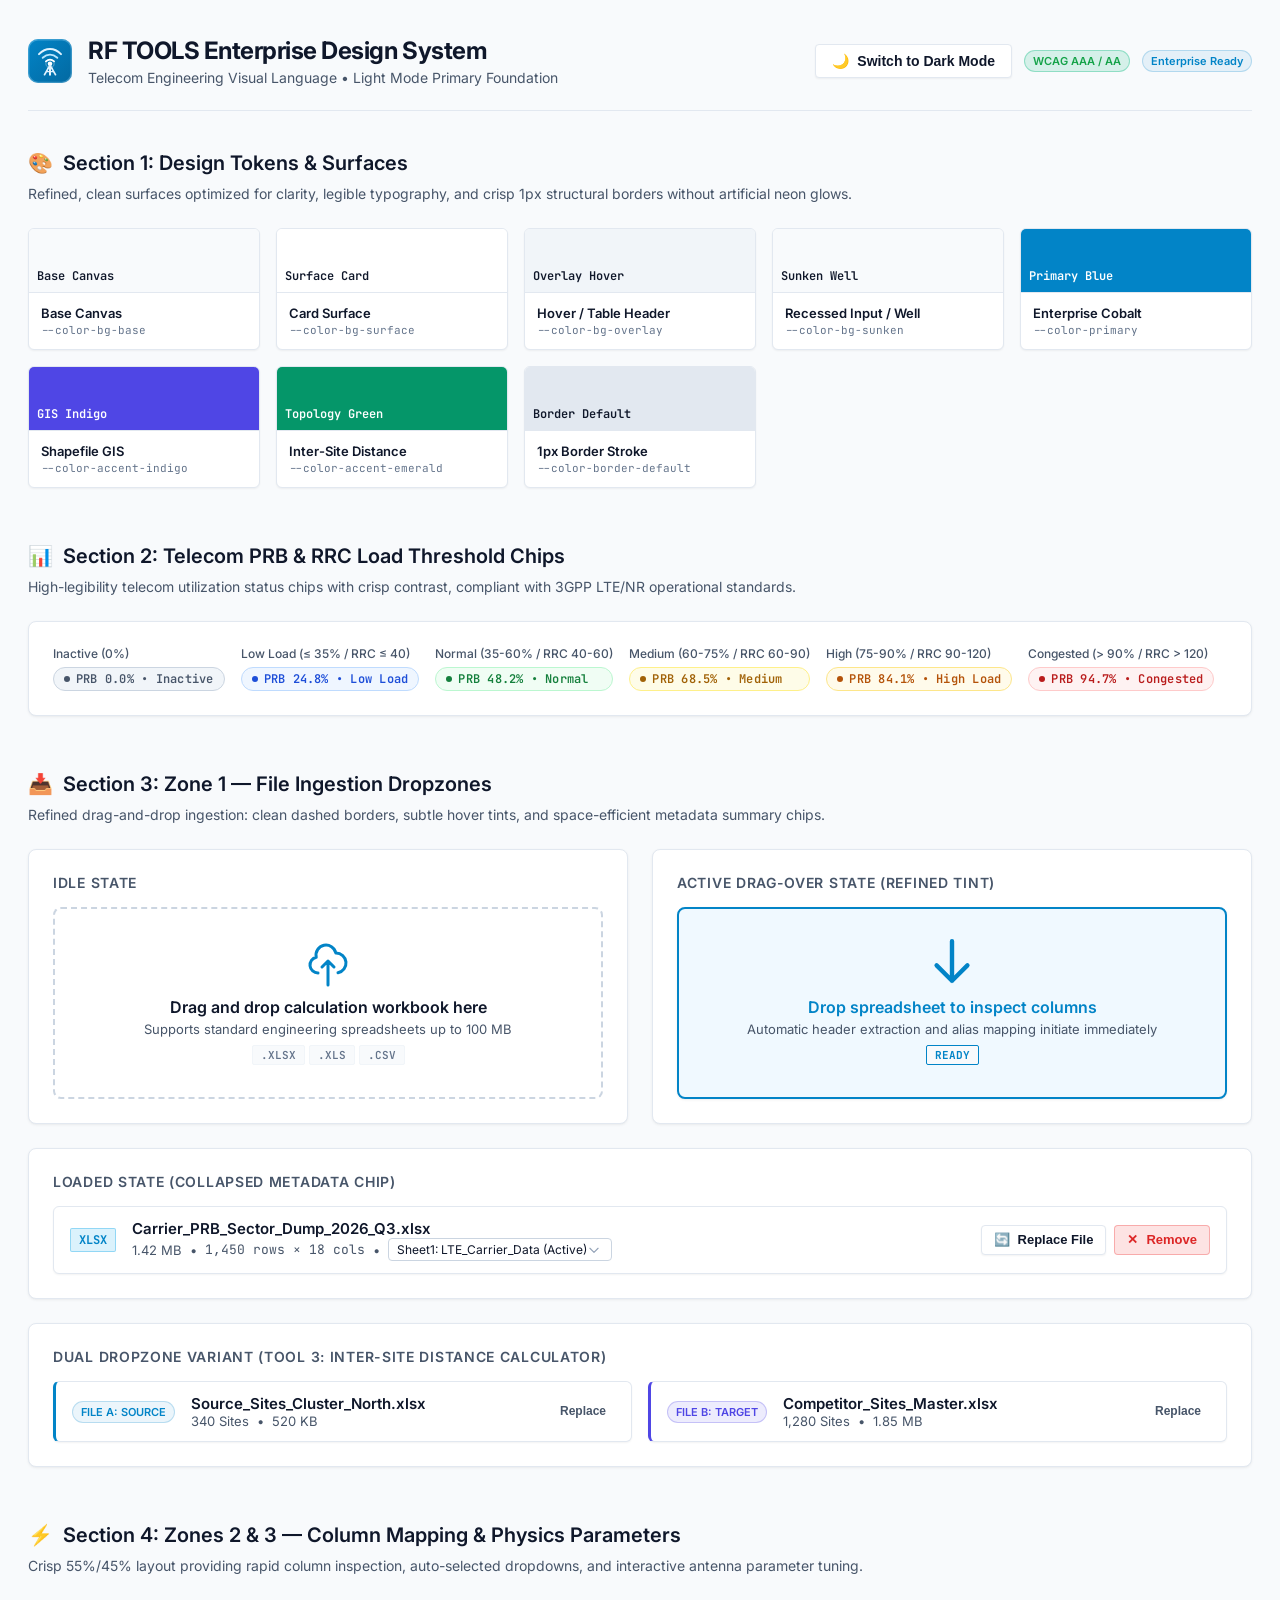
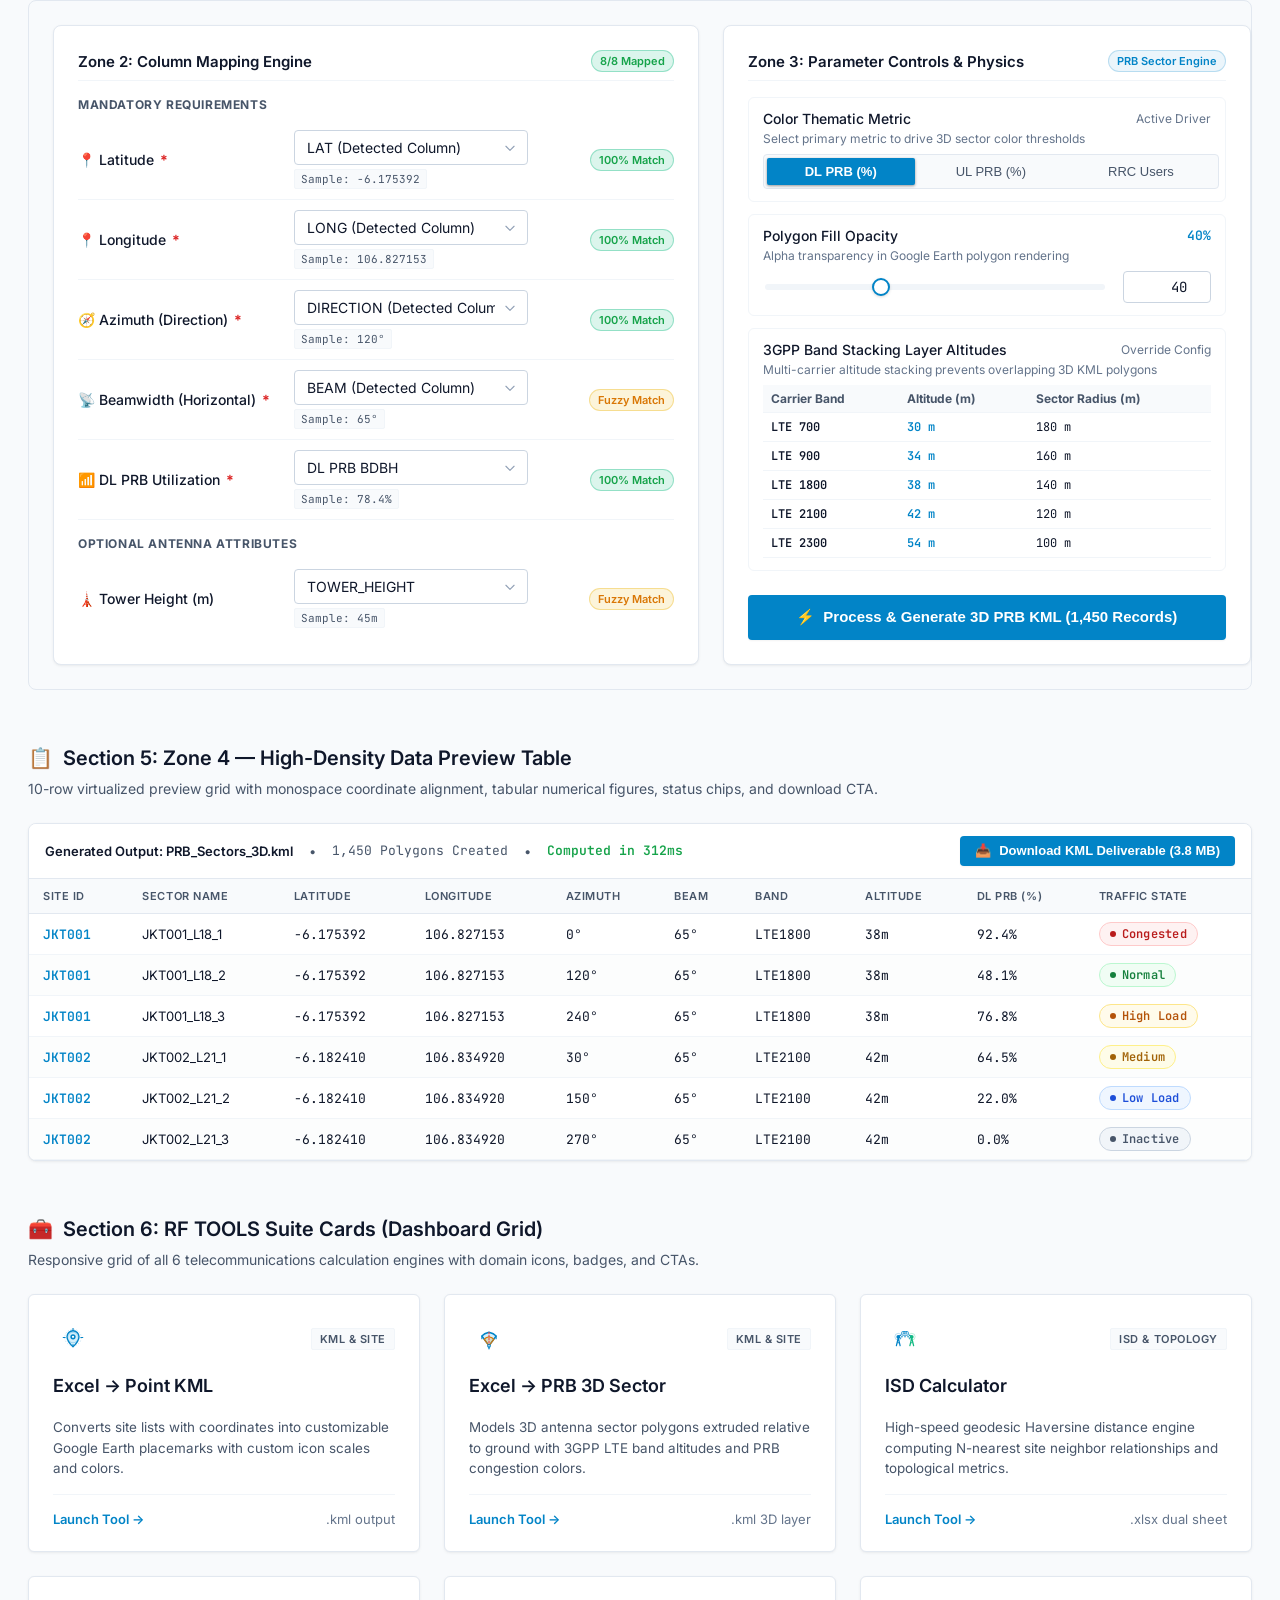
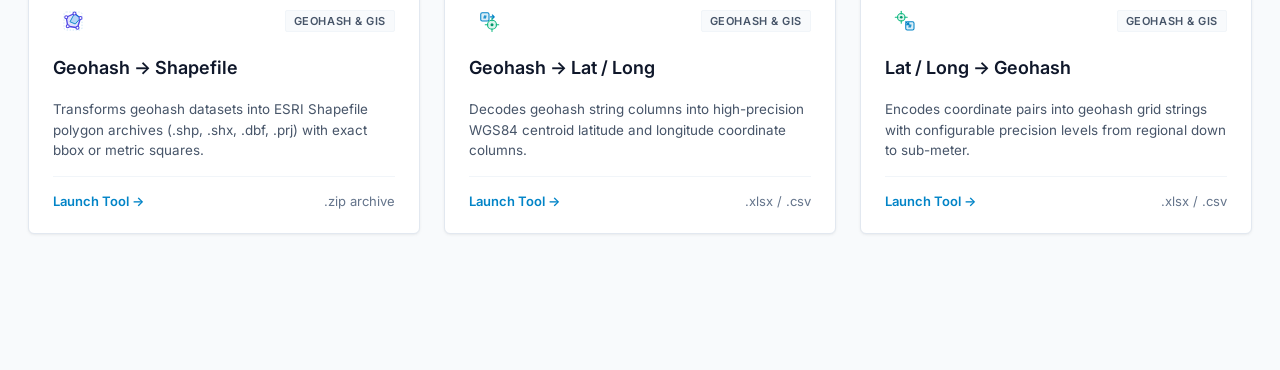
<file: design-system-preview.html>
<!DOCTYPE html>
<html lang="en" data-theme="light">
<head>
  <meta charset="UTF-8">
  <meta name="viewport" content="width=device-width, initial-scale=1.0">
  <title>RF TOOLS — Enterprise Visual Design System & Component Lab</title>
  <link rel="preconnect" href="https://fonts.googleapis.com">
  <link rel="preconnect" href="https://fonts.gstatic.com" crossorigin>
  <link href="https://fonts.googleapis.com/css2?family=Inter:wght@400;500;600;700&family=JetBrains+Mono:wght@400;500;600;700&display=swap" rel="stylesheet">
  <link rel="stylesheet" href="./frontend/css/tokens.css">
  <link rel="stylesheet" href="./frontend/css/components.css">
  <link rel="stylesheet" href="./frontend/css/app.css">
  <style>
    /* Showcase Layout Styles */
    .showcase-container {
      max-width: 1400px;
      margin: 0 auto;
      padding: 36px 28px 80px 28px;
    }
    .showcase-header {
      display: flex;
      align-items: center;
      justify-content: space-between;
      padding-bottom: 24px;
      border-bottom: 1px solid var(--color-border-default);
      margin-bottom: 40px;
    }
    .showcase-brand {
      display: flex;
      align-items: center;
      gap: 16px;
    }
    .showcase-brand__logo {
      width: 44px;
      height: 44px;
    }
    .showcase-brand__title {
      margin: 0;
      font-size: 1.5rem;
      font-weight: 700;
      letter-spacing: -0.02em;
      color: var(--color-text-primary);
    }
    .showcase-brand__subtitle {
      margin: 4px 0 0 0;
      font-size: 0.875rem;
      color: var(--color-text-secondary);
    }
    .showcase-section {
      margin-bottom: 56px;
    }
    .showcase-section__title {
      font-size: 1.25rem;
      font-weight: 600;
      margin: 0 0 8px 0;
      color: var(--color-text-primary);
      display: flex;
      align-items: center;
      gap: 10px;
    }
    .showcase-section__desc {
      font-size: 0.875rem;
      color: var(--color-text-secondary);
      margin: 0 0 24px 0;
      line-height: 1.5;
    }
    .palette-grid {
      display: grid;
      grid-template-columns: repeat(auto-fill, minmax(200px, 1fr));
      gap: 16px;
    }
    .palette-card {
      background-color: var(--color-bg-surface);
      border: 1px solid var(--color-border-default);
      border-radius: var(--rounded-md);
      overflow: hidden;
      box-shadow: var(--shadow-xs);
    }
    .palette-swatch {
      height: 64px;
      width: 100%;
      display: flex;
      align-items: flex-end;
      padding: 8px;
      box-sizing: border-box;
      font-family: 'JetBrains Mono', monospace;
      font-size: 0.75rem;
      font-weight: 600;
      border-bottom: 1px solid var(--color-border-default);
    }
    .palette-info {
      padding: 12px;
    }
    .palette-name {
      font-size: 0.8125rem;
      font-weight: 600;
      color: var(--color-text-primary);
      margin-bottom: 2px;
    }
    .palette-token {
      font-size: 0.6875rem;
      font-family: 'JetBrains Mono', monospace;
      color: var(--color-text-muted);
    }
    .component-box {
      background-color: var(--color-bg-surface);
      border: 1px solid var(--color-border-default);
      border-radius: var(--rounded-lg);
      padding: 24px;
      margin-bottom: 24px;
      box-shadow: var(--shadow-sm);
    }
    .component-box__title {
      font-size: 0.875rem;
      font-weight: 600;
      color: var(--color-text-secondary);
      text-transform: uppercase;
      letter-spacing: 0.05em;
      margin-bottom: 16px;
    }
    .dual-workspace-preview {
      display: grid;
      grid-template-columns: 55% 45%;
      gap: 24px;
      background-color: var(--color-bg-base);
      padding: 24px;
      border: 1px solid var(--color-border-default);
      border-radius: var(--rounded-lg);
    }
    @media (max-width: 1024px) {
      .dual-workspace-preview {
        grid-template-columns: 1fr;
      }
    }
    .theme-toggle-btn {
      display: inline-flex;
      align-items: center;
      gap: 8px;
      padding: 8px 16px;
      border-radius: var(--rounded-sm);
      background-color: var(--color-bg-surface);
      border: 1px solid var(--color-border-default);
      color: var(--color-text-primary);
      font-size: 0.875rem;
      font-weight: 600;
      cursor: pointer;
      box-shadow: var(--shadow-xs);
      transition: all 0.15s ease;
    }
    .theme-toggle-btn:hover {
      background-color: var(--color-bg-overlay);
      border-color: var(--color-border-strong);
    }
  </style>
</head>
<body>

  <div class="showcase-container">
    <!-- Header -->
    <header class="showcase-header">
      <div class="showcase-brand">
        <img src="./assets/icons/rf-logo.svg" alt="RF TOOLS" class="showcase-brand__logo">
        <div>
          <h1 class="showcase-brand__title">RF TOOLS Enterprise Design System</h1>
          <p class="showcase-brand__subtitle">Telecom Engineering Visual Language &bull; Light Mode Primary Foundation</p>
        </div>
      </div>
      <div style="display: flex; gap: 12px; align-items: center;">
        <button type="button" class="theme-toggle-btn" id="theme-toggle">
          <span id="theme-icon">🌙</span> <span id="theme-label">Switch to Dark Mode</span>
        </button>
        <span class="rf-confidence-pill rf-confidence-pill--high">WCAG AAA / AA</span>
        <span class="rf-confidence-pill rf-confidence-pill--medium" style="background-color: var(--color-primary-subtle); color: var(--color-primary); border-color: var(--color-primary-border);">
          Enterprise Ready
        </span>
      </div>
    </header>

    <!-- SECTION 1: DESIGN TOKENS & ENTERPRISE LIGHT PALETTE -->
    <section class="showcase-section">
      <h2 class="showcase-section__title">
        <span>🎨</span> Section 1: Design Tokens &amp; Surfaces
      </h2>
      <p class="showcase-section__desc">
        Refined, clean surfaces optimized for clarity, legible typography, and crisp 1px structural borders without artificial neon glows.
      </p>

      <div class="palette-grid">
        <div class="palette-card">
          <div class="palette-swatch" style="background-color: var(--color-bg-base); color: var(--color-text-primary);">Base Canvas</div>
          <div class="palette-info">
            <div class="palette-name">Base Canvas</div>
            <div class="palette-token">--color-bg-base</div>
          </div>
        </div>
        <div class="palette-card">
          <div class="palette-swatch" style="background-color: var(--color-bg-surface); color: var(--color-text-primary);">Surface Card</div>
          <div class="palette-info">
            <div class="palette-name">Card Surface</div>
            <div class="palette-token">--color-bg-surface</div>
          </div>
        </div>
        <div class="palette-card">
          <div class="palette-swatch" style="background-color: var(--color-bg-overlay); color: var(--color-text-primary);">Overlay Hover</div>
          <div class="palette-info">
            <div class="palette-name">Hover / Table Header</div>
            <div class="palette-token">--color-bg-overlay</div>
          </div>
        </div>
        <div class="palette-card">
          <div class="palette-swatch" style="background-color: var(--color-bg-sunken); color: var(--color-text-primary);">Sunken Well</div>
          <div class="palette-info">
            <div class="palette-name">Recessed Input / Well</div>
            <div class="palette-token">--color-bg-sunken</div>
          </div>
        </div>
        <div class="palette-card">
          <div class="palette-swatch" style="background-color: var(--color-primary); color: #ffffff;">Primary Blue</div>
          <div class="palette-info">
            <div class="palette-name">Enterprise Cobalt</div>
            <div class="palette-token">--color-primary</div>
          </div>
        </div>
        <div class="palette-card">
          <div class="palette-swatch" style="background-color: var(--color-accent-indigo); color: #ffffff;">GIS Indigo</div>
          <div class="palette-info">
            <div class="palette-name">Shapefile GIS</div>
            <div class="palette-token">--color-accent-indigo</div>
          </div>
        </div>
        <div class="palette-card">
          <div class="palette-swatch" style="background-color: var(--color-accent-emerald); color: #ffffff;">Topology Green</div>
          <div class="palette-info">
            <div class="palette-name">Inter-Site Distance</div>
            <div class="palette-token">--color-accent-emerald</div>
          </div>
        </div>
        <div class="palette-card">
          <div class="palette-swatch" style="background-color: var(--color-border-default); color: var(--color-text-primary);">Border Default</div>
          <div class="palette-info">
            <div class="palette-name">1px Border Stroke</div>
            <div class="palette-token">--color-border-default</div>
          </div>
        </div>
      </div>
    </section>

    <!-- SECTION 2: TELECOM KPI LOAD THRESHOLD MATRIX -->
    <section class="showcase-section">
      <h2 class="showcase-section__title">
        <span>📊</span> Section 2: Telecom PRB &amp; RRC Load Threshold Chips
      </h2>
      <p class="showcase-section__desc">
        High-legibility telecom utilization status chips with crisp contrast, compliant with 3GPP LTE/NR operational standards.
      </p>

      <div class="component-box">
        <div style="display: flex; gap: 16px; flex-wrap: wrap; align-items: center;">
          <div style="display: flex; flex-direction: column; gap: 6px;">
            <span style="font-size: 0.75rem; color: var(--color-text-secondary); font-weight: 500;">Inactive (0%)</span>
            <span class="rf-kpi-chip rf-kpi-chip--gray">
              <span class="rf-kpi-chip__dot"></span>
              PRB 0.0% &bull; Inactive
            </span>
          </div>
          <div style="display: flex; flex-direction: column; gap: 6px;">
            <span style="font-size: 0.75rem; color: var(--color-text-secondary); font-weight: 500;">Low Load (&le; 35% / RRC &le; 40)</span>
            <span class="rf-kpi-chip rf-kpi-chip--blue">
              <span class="rf-kpi-chip__dot"></span>
              PRB 24.8% &bull; Low Load
            </span>
          </div>
          <div style="display: flex; flex-direction: column; gap: 6px;">
            <span style="font-size: 0.75rem; color: var(--color-text-secondary); font-weight: 500;">Normal (35-60% / RRC 40-60)</span>
            <span class="rf-kpi-chip rf-kpi-chip--green">
              <span class="rf-kpi-chip__dot"></span>
              PRB 48.2% &bull; Normal
            </span>
          </div>
          <div style="display: flex; flex-direction: column; gap: 6px;">
            <span style="font-size: 0.75rem; color: var(--color-text-secondary); font-weight: 500;">Medium (60-75% / RRC 60-90)</span>
            <span class="rf-kpi-chip rf-kpi-chip--yellow">
              <span class="rf-kpi-chip__dot"></span>
              PRB 68.5% &bull; Medium
            </span>
          </div>
          <div style="display: flex; flex-direction: column; gap: 6px;">
            <span style="font-size: 0.75rem; color: var(--color-text-secondary); font-weight: 500;">High (75-90% / RRC 90-120)</span>
            <span class="rf-kpi-chip rf-kpi-chip--amber">
              <span class="rf-kpi-chip__dot"></span>
              PRB 84.1% &bull; High Load
            </span>
          </div>
          <div style="display: flex; flex-direction: column; gap: 6px;">
            <span style="font-size: 0.75rem; color: var(--color-text-secondary); font-weight: 500;">Congested (&gt; 90% / RRC &gt; 120)</span>
            <span class="rf-kpi-chip rf-kpi-chip--red">
              <span class="rf-kpi-chip__dot"></span>
              PRB 94.7% &bull; Congested
            </span>
          </div>
        </div>
      </div>
    </section>

    <!-- SECTION 3: ZONE 1 - INGESTION DROPZONE -->
    <section class="showcase-section">
      <h2 class="showcase-section__title">
        <span>📥</span> Section 3: Zone 1 — File Ingestion Dropzones
      </h2>
      <p class="showcase-section__desc">
        Refined drag-and-drop ingestion: clean dashed borders, subtle hover tints, and space-efficient metadata summary chips.
      </p>

      <div style="display: grid; grid-template-columns: 1fr 1fr; gap: 24px; margin-bottom: 24px;">
        <!-- Idle Dropzone -->
        <div class="component-box" style="margin-bottom: 0;">
          <div class="component-box__title">Idle State</div>
          <div class="rf-dropzone">
            <svg class="rf-dropzone__icon" fill="none" viewBox="0 0 24 24" stroke="currentColor">
              <path stroke-linecap="round" stroke-linejoin="round" stroke-width="1.5" d="M7 16a4 4 0 01-.88-7.903A5 5 0 1115.9 6L16 6a5 5 0 011 9.9M15 13l-3-3m0 0l-3 3m3-3v12" />
            </svg>
            <div class="rf-dropzone__title">Drag and drop calculation workbook here</div>
            <div class="rf-dropzone__desc">Supports standard engineering spreadsheets up to 100 MB</div>
            <div class="rf-dropzone__formats">
              <span class="rf-dropzone__format-pill">.XLSX</span>
              <span class="rf-dropzone__format-pill">.XLS</span>
              <span class="rf-dropzone__format-pill">.CSV</span>
            </div>
          </div>
        </div>

        <!-- Drag-over Simulated State -->
        <div class="component-box" style="margin-bottom: 0;">
          <div class="component-box__title">Active Drag-Over State (Refined Tint)</div>
          <div class="rf-dropzone rf-dropzone--dragover">
            <svg class="rf-dropzone__icon" fill="none" viewBox="0 0 24 24" stroke="currentColor">
              <path stroke-linecap="round" stroke-linejoin="round" stroke-width="2" d="M19 14l-7 7m0 0l-7-7m7 7V3" />
            </svg>
            <div class="rf-dropzone__title" style="color: var(--color-primary);">Drop spreadsheet to inspect columns</div>
            <div class="rf-dropzone__desc">Automatic header extraction and alias mapping initiate immediately</div>
            <div class="rf-dropzone__formats">
              <span class="rf-dropzone__format-pill" style="border-color: var(--color-primary); color: var(--color-primary); font-weight: 700;">READY</span>
            </div>
          </div>
        </div>
      </div>

      <!-- Loaded Collapsed State -->
      <div class="component-box">
        <div class="component-box__title">Loaded State (Collapsed Metadata Chip)</div>
        <div class="rf-dropzone-chip">
          <div class="rf-dropzone-chip__meta">
            <span class="rf-dropzone-chip__format">XLSX</span>
            <div>
              <div class="rf-dropzone-chip__name">Carrier_PRB_Sector_Dump_2026_Q3.xlsx</div>
              <div class="rf-dropzone-chip__stats">
                <span>1.42 MB</span>
                <span>&bull;</span>
                <span class="rf-tabular-nums">1,450 rows &times; 18 cols</span>
                <span>&bull;</span>
                <select class="rf-mapping-select" style="width: auto; padding: 3px 24px 3px 8px; font-size: 0.75rem;">
                  <option>Sheet1: LTE_Carrier_Data (Active)</option>
                  <option>Sheet2: Tower_Coordinates</option>
                  <option>Sheet3: Metadata</option>
                </select>
              </div>
            </div>
          </div>
          <div class="rf-dropzone-chip__actions">
            <button class="rf-btn rf-btn-secondary" style="padding: 6px 12px; font-size: 0.8125rem;">
              <span>🔄</span> Replace File
            </button>
            <button class="rf-btn rf-btn-destructive" style="padding: 6px 12px; font-size: 0.8125rem;">
              <span>✕</span> Remove
            </button>
          </div>
        </div>
      </div>

      <!-- ISD Dual Dropzone -->
      <div class="component-box">
        <div class="component-box__title">Dual Dropzone Variant (Tool 3: Inter-Site Distance Calculator)</div>
        <div class="rf-dropzone-dual">
          <div class="rf-dropzone-chip" style="border-left: 3px solid var(--color-primary);">
            <div class="rf-dropzone-chip__meta">
              <span class="rf-confidence-pill rf-confidence-pill--medium" style="background-color: var(--color-primary-subtle); color: var(--color-primary); border-color: var(--color-primary-border);">FILE A: SOURCE</span>
              <div>
                <div class="rf-dropzone-chip__name">Source_Sites_Cluster_North.xlsx</div>
                <div class="rf-dropzone-chip__stats">
                  <span>340 Sites</span>
                  <span>&bull;</span>
                  <span>520 KB</span>
                </div>
              </div>
            </div>
            <button class="rf-btn rf-btn-ghost" style="padding: 4px 8px; font-size: 0.75rem;">Replace</button>
          </div>

          <div class="rf-dropzone-chip" style="border-left: 3px solid var(--color-accent-indigo);">
            <div class="rf-dropzone-chip__meta">
              <span class="rf-confidence-pill rf-confidence-pill--medium" style="background-color: rgba(79, 70, 229, 0.1); color: var(--color-accent-indigo); border-color: rgba(79, 70, 229, 0.25);">FILE B: TARGET</span>
              <div>
                <div class="rf-dropzone-chip__name">Competitor_Sites_Master.xlsx</div>
                <div class="rf-dropzone-chip__stats">
                  <span>1,280 Sites</span>
                  <span>&bull;</span>
                  <span>1.85 MB</span>
                </div>
              </div>
            </div>
            <button class="rf-btn rf-btn-ghost" style="padding: 4px 8px; font-size: 0.75rem;">Replace</button>
          </div>
        </div>
      </div>
    </section>

    <!-- SECTION 4: SPLIT WORKSPACE - ZONE 2 (MAPPING) & ZONE 3 (PARAMETERS) -->
    <section class="showcase-section">
      <h2 class="showcase-section__title">
        <span>⚡</span> Section 4: Zones 2 &amp; 3 — Column Mapping &amp; Physics Parameters
      </h2>
      <p class="showcase-section__desc">
        Crisp 55%/45% layout providing rapid column inspection, auto-selected dropdowns, and interactive antenna parameter tuning.
      </p>

      <div class="dual-workspace-preview">
        <!-- ZONE 2: MAPPING (55%) -->
        <div class="rf-mapping-panel">
          <div class="rf-mapping-section-header">
            <span style="font-size: 0.9375rem; font-weight: 600; color: var(--color-text-primary);">Zone 2: Column Mapping Engine</span>
            <span class="rf-confidence-pill rf-confidence-pill--high">8/8 Mapped</span>
          </div>

          <div class="rf-mapping-group-title">Mandatory Requirements</div>

          <!-- Latitude -->
          <div class="rf-mapping-row">
            <div class="rf-mapping-label">
              <span>📍 Latitude</span>
              <span class="rf-mapping-label__required">*</span>
            </div>
            <div class="rf-mapping-control-wrap">
              <select class="rf-mapping-select">
                <option selected>LAT (Detected Column)</option>
                <option>LATITUDE</option>
                <option>Y_COORD</option>
              </select>
              <div class="rf-sample-chip">Sample: -6.175392</div>
            </div>
            <div style="text-align: right;">
              <span class="rf-confidence-pill rf-confidence-pill--high">100% Match</span>
            </div>
          </div>

          <!-- Longitude -->
          <div class="rf-mapping-row">
            <div class="rf-mapping-label">
              <span>📍 Longitude</span>
              <span class="rf-mapping-label__required">*</span>
            </div>
            <div class="rf-mapping-control-wrap">
              <select class="rf-mapping-select">
                <option selected>LONG (Detected Column)</option>
                <option>LONGITUDE</option>
                <option>LON</option>
              </select>
              <div class="rf-sample-chip">Sample: 106.827153</div>
            </div>
            <div style="text-align: right;">
              <span class="rf-confidence-pill rf-confidence-pill--high">100% Match</span>
            </div>
          </div>

          <!-- Azimuth Direction -->
          <div class="rf-mapping-row">
            <div class="rf-mapping-label">
              <span>🧭 Azimuth (Direction)</span>
              <span class="rf-mapping-label__required">*</span>
            </div>
            <div class="rf-mapping-control-wrap">
              <select class="rf-mapping-select">
                <option selected>DIRECTION (Detected Column)</option>
                <option>AZIMUTH</option>
                <option>BEARING</option>
              </select>
              <div class="rf-sample-chip">Sample: 120&deg;</div>
            </div>
            <div style="text-align: right;">
              <span class="rf-confidence-pill rf-confidence-pill--high">100% Match</span>
            </div>
          </div>

          <!-- Beamwidth -->
          <div class="rf-mapping-row">
            <div class="rf-mapping-label">
              <span>📡 Beamwidth (Horizontal)</span>
              <span class="rf-mapping-label__required">*</span>
            </div>
            <div class="rf-mapping-control-wrap">
              <select class="rf-mapping-select">
                <option selected>BEAM (Detected Column)</option>
                <option>H_BW</option>
              </select>
              <div class="rf-sample-chip">Sample: 65&deg;</div>
            </div>
            <div style="text-align: right;">
              <span class="rf-confidence-pill rf-confidence-pill--medium">Fuzzy Match</span>
            </div>
          </div>

          <!-- PRB Traffic Metric -->
          <div class="rf-mapping-row">
            <div class="rf-mapping-label">
              <span>📶 DL PRB Utilization</span>
              <span class="rf-mapping-label__required">*</span>
            </div>
            <div class="rf-mapping-control-wrap">
              <select class="rf-mapping-select">
                <option selected>DL PRB BDBH</option>
                <option>DL_PRB_AVG</option>
              </select>
              <div class="rf-sample-chip">Sample: 78.4%</div>
            </div>
            <div style="text-align: right;">
              <span class="rf-confidence-pill rf-confidence-pill--high">100% Match</span>
            </div>
          </div>

          <div class="rf-mapping-group-title">Optional Antenna Attributes</div>

          <!-- Tower Height -->
          <div class="rf-mapping-row">
            <div class="rf-mapping-label">
              <span>🗼 Tower Height (m)</span>
            </div>
            <div class="rf-mapping-control-wrap">
              <select class="rf-mapping-select">
                <option selected>TOWER_HEIGHT</option>
                <option>HEIGHT_M</option>
              </select>
              <div class="rf-sample-chip">Sample: 45m</div>
            </div>
            <div style="text-align: right;">
              <span class="rf-confidence-pill rf-confidence-pill--medium">Fuzzy Match</span>
            </div>
          </div>
        </div>

        <!-- ZONE 3: PARAMETER TUNING (45%) -->
        <div class="rf-param-panel">
          <div class="rf-mapping-section-header">
            <span style="font-size: 0.9375rem; font-weight: 600; color: var(--color-text-primary);">Zone 3: Parameter Controls &amp; Physics</span>
            <span class="rf-confidence-pill rf-confidence-pill--high" style="background-color: var(--color-primary-subtle); color: var(--color-primary); border-color: var(--color-primary-border);">PRB Sector Engine</span>
          </div>

          <!-- Metric Selector Segmented Toggle -->
          <div class="rf-param-group">
            <div class="rf-param-header">
              <span class="rf-param-title">Color Thematic Metric</span>
              <span style="font-size: 0.75rem; color: var(--color-text-muted);">Active Driver</span>
            </div>
            <div class="rf-param-desc">Select primary metric to drive 3D sector color thresholds</div>
            <div class="rf-segmented-switch" style="width: 100%;">
              <button class="rf-segmented-item rf-segmented-item--active" style="flex: 1;">DL PRB (%)</button>
              <button class="rf-segmented-item" style="flex: 1;">UL PRB (%)</button>
              <button class="rf-segmented-item" style="flex: 1;">RRC Users</button>
            </div>
          </div>

          <!-- Sector Fill Opacity Slider -->
          <div class="rf-param-group">
            <div class="rf-param-header">
              <span class="rf-param-title">Polygon Fill Opacity</span>
              <span class="rf-tabular-nums" style="font-size: 0.8125rem; font-weight: 600; color: var(--color-primary);">40%</span>
            </div>
            <div class="rf-param-desc">Alpha transparency in Google Earth polygon rendering</div>
            <div class="rf-slider-row">
              <input type="range" class="rf-slider" min="10" max="100" value="40" id="demo-opacity-slider">
              <input type="number" class="rf-stepper-input" value="40" min="10" max="100">
            </div>
          </div>

          <!-- LTE Band Altitude Stacking Matrix -->
          <div class="rf-param-group">
            <div class="rf-param-header">
              <span class="rf-param-title">3GPP Band Stacking Layer Altitudes</span>
              <span style="font-size: 0.75rem; color: var(--color-text-muted);">Override Config</span>
            </div>
            <div class="rf-param-desc">Multi-carrier altitude stacking prevents overlapping 3D KML polygons</div>
            <table class="rf-band-table">
              <thead>
                <tr>
                  <th>Carrier Band</th>
                  <th>Altitude (m)</th>
                  <th>Sector Radius (m)</th>
                </tr>
              </thead>
              <tbody>
                <tr>
                  <td style="color: var(--color-text-primary); font-weight: 600;">LTE 700</td>
                  <td style="color: var(--color-primary); font-weight: 600;">30 m</td>
                  <td>180 m</td>
                </tr>
                <tr>
                  <td style="color: var(--color-text-primary); font-weight: 600;">LTE 900</td>
                  <td style="color: var(--color-primary); font-weight: 600;">34 m</td>
                  <td>160 m</td>
                </tr>
                <tr>
                  <td style="color: var(--color-text-primary); font-weight: 600;">LTE 1800</td>
                  <td style="color: var(--color-primary); font-weight: 600;">38 m</td>
                  <td>140 m</td>
                </tr>
                <tr>
                  <td style="color: var(--color-text-primary); font-weight: 600;">LTE 2100</td>
                  <td style="color: var(--color-primary); font-weight: 600;">42 m</td>
                  <td>120 m</td>
                </tr>
                <tr>
                  <td style="color: var(--color-text-primary); font-weight: 600;">LTE 2300</td>
                  <td style="color: var(--color-primary); font-weight: 600;">54 m</td>
                  <td>100 m</td>
                </tr>
              </tbody>
            </table>
          </div>

          <!-- Primary Execution Action -->
          <div style="margin-top: 24px;">
            <button class="rf-btn rf-btn-primary" style="width: 100%; padding: 12px; font-size: 0.9375rem;">
              <span>⚡</span> Process &amp; Generate 3D PRB KML (1,450 Records)
            </button>
          </div>
        </div>
      </div>
    </section>

    <!-- SECTION 5: ZONE 4 - DATA PREVIEW TABLE -->
    <section class="showcase-section">
      <h2 class="showcase-section__title">
        <span>📋</span> Section 5: Zone 4 — High-Density Data Preview Table
      </h2>
      <p class="showcase-section__desc">
        10-row virtualized preview grid with monospace coordinate alignment, tabular numerical figures, status chips, and download CTA.
      </p>

      <div class="rf-table-container">
        <!-- Summary Bar -->
        <div class="rf-table-summary-bar">
          <div class="rf-table-stats">
            <span style="font-weight: 600; color: var(--color-text-primary);">Generated Output: PRB_Sectors_3D.kml</span>
            <span>&bull;</span>
            <span class="rf-tabular-nums">1,450 Polygons Created</span>
            <span>&bull;</span>
            <span class="rf-tabular-nums" style="color: var(--color-status-success); font-weight: 600;">Computed in 312ms</span>
          </div>
          <div>
            <button class="rf-btn rf-btn-primary" style="padding: 6px 14px; font-size: 0.8125rem;">
              <span>📥</span> Download KML Deliverable (3.8 MB)
            </button>
          </div>
        </div>

        <!-- Data Grid -->
        <div class="rf-table-wrap">
          <table class="rf-table">
            <thead>
              <tr>
                <th>Site ID</th>
                <th>Sector Name</th>
                <th>Latitude</th>
                <th>Longitude</th>
                <th>Azimuth</th>
                <th>Beam</th>
                <th>Band</th>
                <th>Altitude</th>
                <th>DL PRB (%)</th>
                <th>Traffic State</th>
              </tr>
            </thead>
            <tbody>
              <tr>
                <td class="rf-mono" style="font-weight: 600; color: var(--color-primary);">JKT001</td>
                <td>JKT001_L18_1</td>
                <td class="rf-mono">-6.175392</td>
                <td class="rf-mono">106.827153</td>
                <td class="rf-mono">0&deg;</td>
                <td class="rf-mono">65&deg;</td>
                <td class="rf-mono">LTE1800</td>
                <td class="rf-mono">38m</td>
                <td class="rf-mono">92.4%</td>
                <td><span class="rf-kpi-chip rf-kpi-chip--red"><span class="rf-kpi-chip__dot"></span>Congested</span></td>
              </tr>
              <tr>
                <td class="rf-mono" style="font-weight: 600; color: var(--color-primary);">JKT001</td>
                <td>JKT001_L18_2</td>
                <td class="rf-mono">-6.175392</td>
                <td class="rf-mono">106.827153</td>
                <td class="rf-mono">120&deg;</td>
                <td class="rf-mono">65&deg;</td>
                <td class="rf-mono">LTE1800</td>
                <td class="rf-mono">38m</td>
                <td class="rf-mono">48.1%</td>
                <td><span class="rf-kpi-chip rf-kpi-chip--green"><span class="rf-kpi-chip__dot"></span>Normal</span></td>
              </tr>
              <tr>
                <td class="rf-mono" style="font-weight: 600; color: var(--color-primary);">JKT001</td>
                <td>JKT001_L18_3</td>
                <td class="rf-mono">-6.175392</td>
                <td class="rf-mono">106.827153</td>
                <td class="rf-mono">240&deg;</td>
                <td class="rf-mono">65&deg;</td>
                <td class="rf-mono">LTE1800</td>
                <td class="rf-mono">38m</td>
                <td class="rf-mono">76.8%</td>
                <td><span class="rf-kpi-chip rf-kpi-chip--amber"><span class="rf-kpi-chip__dot"></span>High Load</span></td>
              </tr>
              <tr>
                <td class="rf-mono" style="font-weight: 600; color: var(--color-primary);">JKT002</td>
                <td>JKT002_L21_1</td>
                <td class="rf-mono">-6.182410</td>
                <td class="rf-mono">106.834920</td>
                <td class="rf-mono">30&deg;</td>
                <td class="rf-mono">65&deg;</td>
                <td class="rf-mono">LTE2100</td>
                <td class="rf-mono">42m</td>
                <td class="rf-mono">64.5%</td>
                <td><span class="rf-kpi-chip rf-kpi-chip--yellow"><span class="rf-kpi-chip__dot"></span>Medium</span></td>
              </tr>
              <tr>
                <td class="rf-mono" style="font-weight: 600; color: var(--color-primary);">JKT002</td>
                <td>JKT002_L21_2</td>
                <td class="rf-mono">-6.182410</td>
                <td class="rf-mono">106.834920</td>
                <td class="rf-mono">150&deg;</td>
                <td class="rf-mono">65&deg;</td>
                <td class="rf-mono">LTE2100</td>
                <td class="rf-mono">42m</td>
                <td class="rf-mono">22.0%</td>
                <td><span class="rf-kpi-chip rf-kpi-chip--blue"><span class="rf-kpi-chip__dot"></span>Low Load</span></td>
              </tr>
              <tr>
                <td class="rf-mono" style="font-weight: 600; color: var(--color-primary);">JKT002</td>
                <td>JKT002_L21_3</td>
                <td class="rf-mono">-6.182410</td>
                <td class="rf-mono">106.834920</td>
                <td class="rf-mono">270&deg;</td>
                <td class="rf-mono">65&deg;</td>
                <td class="rf-mono">LTE2100</td>
                <td class="rf-mono">42m</td>
                <td class="rf-mono">0.0%</td>
                <td><span class="rf-kpi-chip rf-kpi-chip--gray"><span class="rf-kpi-chip__dot"></span>Inactive</span></td>
              </tr>
            </tbody>
          </table>
        </div>
      </div>
    </section>

    <!-- SECTION 6: SUITE TOOL CARDS (DASHBOARD VIEW) -->
    <section class="showcase-section">
      <h2 class="showcase-section__title">
        <span>🧰</span> Section 6: RF TOOLS Suite Cards (Dashboard Grid)
      </h2>
      <p class="showcase-section__desc">
        Responsive grid of all 6 telecommunications calculation engines with domain icons, badges, and CTAs.
      </p>

      <div class="rf-card-grid">
        <!-- Tool 1 -->
        <div class="rf-card-tool">
          <div class="rf-card-tool__header">
            <div class="rf-card-tool__icon">
              <img src="./assets/icons/tool-excel-to-kml.svg" alt="Excel to KML" style="width: 24px; height: 24px;">
            </div>
            <span class="rf-card-tool__category">KML &amp; Site</span>
          </div>
          <h3 class="rf-card-tool__title">Excel &rarr; Point KML</h3>
          <p class="rf-card-tool__desc">Converts site lists with coordinates into customizable Google Earth placemarks with custom icon scales and colors.</p>
          <div class="rf-card-tool__footer">
            <span style="color: var(--color-primary); font-weight: 600;">Launch Tool &rarr;</span>
            <span style="color: var(--color-text-muted);">.kml output</span>
          </div>
        </div>

        <!-- Tool 2 -->
        <div class="rf-card-tool">
          <div class="rf-card-tool__header">
            <div class="rf-card-tool__icon">
              <img src="./assets/icons/tool-prb-kml.svg" alt="PRB KML" style="width: 24px; height: 24px;">
            </div>
            <span class="rf-card-tool__category">KML &amp; Site</span>
          </div>
          <h3 class="rf-card-tool__title">Excel &rarr; PRB 3D Sector</h3>
          <p class="rf-card-tool__desc">Models 3D antenna sector polygons extruded relative to ground with 3GPP LTE band altitudes and PRB congestion colors.</p>
          <div class="rf-card-tool__footer">
            <span style="color: var(--color-primary); font-weight: 600;">Launch Tool &rarr;</span>
            <span style="color: var(--color-text-muted);">.kml 3D layer</span>
          </div>
        </div>

        <!-- Tool 3 -->
        <div class="rf-card-tool">
          <div class="rf-card-tool__header">
            <div class="rf-card-tool__icon">
              <img src="./assets/icons/tool-isd-calculator.svg" alt="ISD Calculator" style="width: 24px; height: 24px;">
            </div>
            <span class="rf-card-tool__category">ISD &amp; Topology</span>
          </div>
          <h3 class="rf-card-tool__title">ISD Calculator</h3>
          <p class="rf-card-tool__desc">High-speed geodesic Haversine distance engine computing N-nearest site neighbor relationships and topological metrics.</p>
          <div class="rf-card-tool__footer">
            <span style="color: var(--color-primary); font-weight: 600;">Launch Tool &rarr;</span>
            <span style="color: var(--color-text-muted);">.xlsx dual sheet</span>
          </div>
        </div>

        <!-- Tool 4 -->
        <div class="rf-card-tool">
          <div class="rf-card-tool__header">
            <div class="rf-card-tool__icon">
              <img src="./assets/icons/tool-geohash-to-shp.svg" alt="Geohash to Shapefile" style="width: 24px; height: 24px;">
            </div>
            <span class="rf-card-tool__category">Geohash &amp; GIS</span>
          </div>
          <h3 class="rf-card-tool__title">Geohash &rarr; Shapefile</h3>
          <p class="rf-card-tool__desc">Transforms geohash datasets into ESRI Shapefile polygon archives (.shp, .shx, .dbf, .prj) with exact bbox or metric squares.</p>
          <div class="rf-card-tool__footer">
            <span style="color: var(--color-primary); font-weight: 600;">Launch Tool &rarr;</span>
            <span style="color: var(--color-text-muted);">.zip archive</span>
          </div>
        </div>

        <!-- Tool 5 -->
        <div class="rf-card-tool">
          <div class="rf-card-tool__header">
            <div class="rf-card-tool__icon">
              <img src="./assets/icons/tool-geohash-to-latlon.svg" alt="Geohash Decoder" style="width: 24px; height: 24px;">
            </div>
            <span class="rf-card-tool__category">Geohash &amp; GIS</span>
          </div>
          <h3 class="rf-card-tool__title">Geohash &rarr; Lat / Long</h3>
          <p class="rf-card-tool__desc">Decodes geohash string columns into high-precision WGS84 centroid latitude and longitude coordinate columns.</p>
          <div class="rf-card-tool__footer">
            <span style="color: var(--color-primary); font-weight: 600;">Launch Tool &rarr;</span>
            <span style="color: var(--color-text-muted);">.xlsx / .csv</span>
          </div>
        </div>

        <!-- Tool 6 -->
        <div class="rf-card-tool">
          <div class="rf-card-tool__header">
            <div class="rf-card-tool__icon">
              <img src="./assets/icons/tool-latlon-to-geohash.svg" alt="Coordinate Encoder" style="width: 24px; height: 24px;">
            </div>
            <span class="rf-card-tool__category">Geohash &amp; GIS</span>
          </div>
          <h3 class="rf-card-tool__title">Lat / Long &rarr; Geohash</h3>
          <p class="rf-card-tool__desc">Encodes coordinate pairs into geohash grid strings with configurable precision levels from regional down to sub-meter.</p>
          <div class="rf-card-tool__footer">
            <span style="color: var(--color-primary); font-weight: 600;">Launch Tool &rarr;</span>
            <span style="color: var(--color-text-muted);">.xlsx / .csv</span>
          </div>
        </div>
      </div>
    </section>
  </div>

  <script>
    // Theme Switcher Logic
    const toggleBtn = document.getElementById('theme-toggle');
    const themeIcon = document.getElementById('theme-icon');
    const themeLabel = document.getElementById('theme-label');
    
    toggleBtn.addEventListener('click', () => {
      const currentTheme = document.documentElement.getAttribute('data-theme');
      const newTheme = currentTheme === 'light' ? 'dark' : 'light';
      document.documentElement.setAttribute('data-theme', newTheme);
      themeIcon.textContent = newTheme === 'light' ? '🌙' : '☀️';
      themeLabel.textContent = newTheme === 'light' ? 'Switch to Dark Mode' : 'Switch to Light Mode';
    });

    // Slider sync
    const slider = document.getElementById('demo-opacity-slider');
    if (slider) {
      slider.addEventListener('input', (e) => {
        const numInput = slider.nextElementSibling;
        const display = slider.parentElement.previousElementSibling.querySelector('.rf-tabular-nums');
        if (numInput) numInput.value = e.target.value;
        if (display) display.textContent = e.target.value + '%';
      });
    }
  </script>
</body>
</html>
</file>
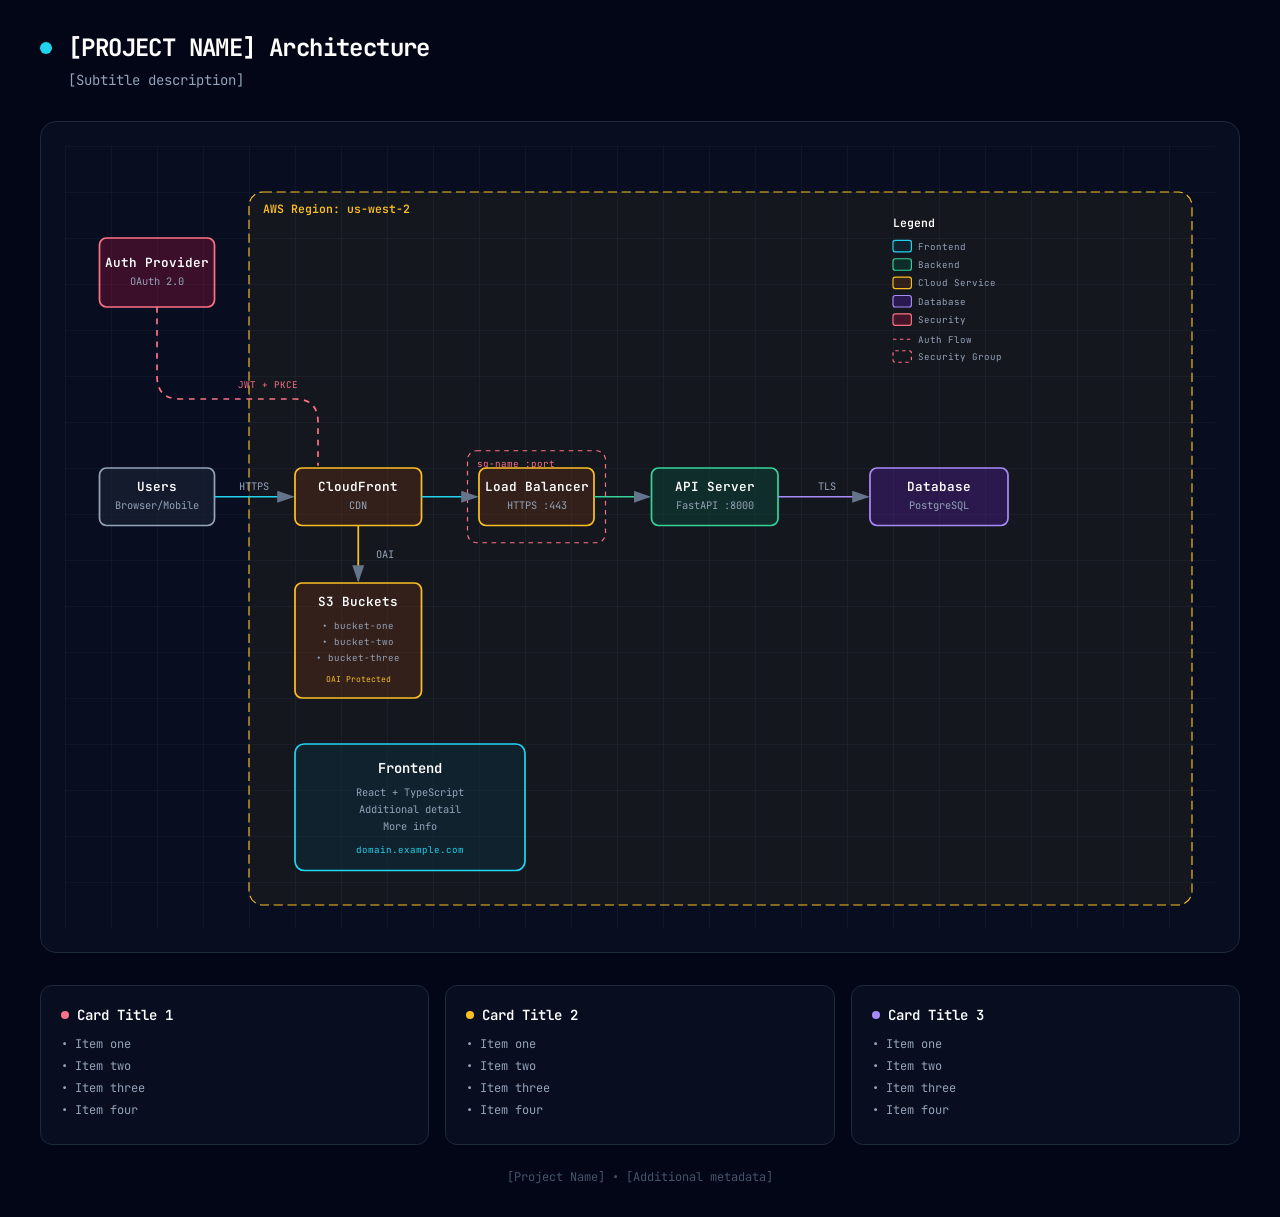
<file: .agents/skills/architecture-diagram/templates/template.html>
<!DOCTYPE html>
<html lang="en">
<head>
  <meta charset="UTF-8">
  <meta name="viewport" content="width=device-width, initial-scale=1.0">
  <title>[PROJECT NAME] Architecture Diagram</title>
  <link href="https://fonts.googleapis.com/css2?family=JetBrains+Mono:wght@400;500;600;700&display=swap" rel="stylesheet">
  <style>
    * {
      margin: 0;
      padding: 0;
      box-sizing: border-box;
    }
    
    body {
      font-family: 'JetBrains Mono', monospace;
      background: #020617;
      min-height: 100vh;
      padding: 2rem;
      color: white;
    }
    
    .container {
      max-width: 1200px;
      margin: 0 auto;
    }
    
    .header {
      margin-bottom: 2rem;
    }
    
    .header-row {
      display: flex;
      align-items: center;
      gap: 1rem;
      margin-bottom: 0.5rem;
    }
    
    .pulse-dot {
      width: 12px;
      height: 12px;
      background: #22d3ee;
      border-radius: 50%;
      animation: pulse 2s infinite;
    }
    
    @keyframes pulse {
      0%, 100% { opacity: 1; }
      50% { opacity: 0.5; }
    }
    
    h1 {
      font-size: 1.5rem;
      font-weight: 700;
      letter-spacing: -0.025em;
    }
    
    .subtitle {
      color: #94a3b8;
      font-size: 0.875rem;
      margin-left: 1.75rem;
    }
    
    .diagram-container {
      background: rgba(15, 23, 42, 0.5);
      border-radius: 1rem;
      border: 1px solid #1e293b;
      padding: 1.5rem;
      overflow-x: auto;
    }
    
    svg {
      width: 100%;
      min-width: 900px;
      display: block;
    }
    
    .cards {
      display: grid;
      grid-template-columns: repeat(auto-fit, minmax(280px, 1fr));
      gap: 1rem;
      margin-top: 2rem;
    }
    
    .card {
      background: rgba(15, 23, 42, 0.5);
      border-radius: 0.75rem;
      border: 1px solid #1e293b;
      padding: 1.25rem;
    }
    
    .card-header {
      display: flex;
      align-items: center;
      gap: 0.5rem;
      margin-bottom: 0.75rem;
    }
    
    .card-dot {
      width: 8px;
      height: 8px;
      border-radius: 50%;
    }
    
    .card-dot.cyan { background: #22d3ee; }
    .card-dot.emerald { background: #34d399; }
    .card-dot.violet { background: #a78bfa; }
    .card-dot.amber { background: #fbbf24; }
    .card-dot.rose { background: #fb7185; }
    
    .card h3 {
      font-size: 0.875rem;
      font-weight: 600;
    }
    
    .card ul {
      list-style: none;
      color: #94a3b8;
      font-size: 0.75rem;
    }
    
    .card li {
      margin-bottom: 0.375rem;
    }
    
    .footer {
      text-align: center;
      margin-top: 1.5rem;
      color: #475569;
      font-size: 0.75rem;
    }
  </style>
</head>
<body>
  <div class="container">
    <!-- Header -->
    <div class="header">
      <div class="header-row">
        <div class="pulse-dot"></div>
        <h1>[PROJECT NAME] Architecture</h1>
      </div>
      <p class="subtitle">[Subtitle description]</p>
    </div>

    <!-- Main Diagram -->
    <div class="diagram-container">
      <svg viewBox="0 0 1000 680">
        <!-- Definitions -->
        <defs>
          <marker id="arrowhead" markerWidth="10" markerHeight="7" refX="9" refY="3.5" orient="auto">
            <polygon points="0 0, 10 3.5, 0 7" fill="#64748b" />
          </marker>
          <pattern id="grid" width="40" height="40" patternUnits="userSpaceOnUse">
            <path d="M 40 0 L 0 0 0 40" fill="none" stroke="#1e293b" stroke-width="0.5"/>
          </pattern>
        </defs>

        <!-- Background Grid -->
        <rect width="100%" height="100%" fill="url(#grid)" />

        <!-- =================================================================
             COMPONENT EXAMPLES - Copy and customize these patterns
             ================================================================= -->

        <!-- External/Generic Component -->
        <rect x="30" y="280" width="100" height="50" rx="6" fill="rgba(30, 41, 59, 0.5)" stroke="#94a3b8" stroke-width="1.5"/>
        <text x="80" y="300" fill="white" font-size="11" font-weight="600" text-anchor="middle">Users</text>
        <text x="80" y="316" fill="#94a3b8" font-size="9" text-anchor="middle">Browser/Mobile</text>

        <!-- Security Component -->
        <rect x="30" y="80" width="100" height="60" rx="6" fill="rgba(136, 19, 55, 0.4)" stroke="#fb7185" stroke-width="1.5"/>
        <text x="80" y="105" fill="white" font-size="11" font-weight="600" text-anchor="middle">Auth Provider</text>
        <text x="80" y="121" fill="#94a3b8" font-size="9" text-anchor="middle">OAuth 2.0</text>

        <!-- Region/Cloud Boundary -->
        <rect x="160" y="40" width="820" height="620" rx="12" fill="rgba(251, 191, 36, 0.05)" stroke="#fbbf24" stroke-width="1" stroke-dasharray="8,4"/>
        <text x="172" y="58" fill="#fbbf24" font-size="10" font-weight="600">AWS Region: us-west-2</text>

        <!-- AWS/Cloud Service -->
        <rect x="200" y="280" width="110" height="50" rx="6" fill="rgba(120, 53, 15, 0.3)" stroke="#fbbf24" stroke-width="1.5"/>
        <text x="255" y="300" fill="white" font-size="11" font-weight="600" text-anchor="middle">CloudFront</text>
        <text x="255" y="316" fill="#94a3b8" font-size="9" text-anchor="middle">CDN</text>

        <!-- Multi-line AWS Component (S3 Buckets example) -->
        <rect x="200" y="380" width="110" height="100" rx="6" fill="rgba(120, 53, 15, 0.3)" stroke="#fbbf24" stroke-width="1.5"/>
        <text x="255" y="400" fill="white" font-size="11" font-weight="600" text-anchor="middle">S3 Buckets</text>
        <text x="255" y="420" fill="#94a3b8" font-size="8" text-anchor="middle">• bucket-one</text>
        <text x="255" y="434" fill="#94a3b8" font-size="8" text-anchor="middle">• bucket-two</text>
        <text x="255" y="448" fill="#94a3b8" font-size="8" text-anchor="middle">• bucket-three</text>
        <text x="255" y="466" fill="#fbbf24" font-size="7" text-anchor="middle">OAI Protected</text>

        <!-- Security Group (dashed boundary) -->
        <rect x="350" y="265" width="120" height="80" rx="8" fill="transparent" stroke="#fb7185" stroke-width="1" stroke-dasharray="4,4"/>
        <text x="358" y="279" fill="#fb7185" font-size="8">sg-name :port</text>
        
        <!-- Component inside security group -->
        <rect x="360" y="280" width="100" height="50" rx="6" fill="rgba(120, 53, 15, 0.3)" stroke="#fbbf24" stroke-width="1.5"/>
        <text x="410" y="300" fill="white" font-size="11" font-weight="600" text-anchor="middle">Load Balancer</text>
        <text x="410" y="316" fill="#94a3b8" font-size="9" text-anchor="middle">HTTPS :443</text>

        <!-- Backend Component -->
        <rect x="510" y="280" width="110" height="50" rx="6" fill="rgba(6, 78, 59, 0.4)" stroke="#34d399" stroke-width="1.5"/>
        <text x="565" y="300" fill="white" font-size="11" font-weight="600" text-anchor="middle">API Server</text>
        <text x="565" y="316" fill="#94a3b8" font-size="9" text-anchor="middle">FastAPI :8000</text>

        <!-- Database Component -->
        <rect x="700" y="280" width="120" height="50" rx="6" fill="rgba(76, 29, 149, 0.4)" stroke="#a78bfa" stroke-width="1.5"/>
        <text x="760" y="300" fill="white" font-size="11" font-weight="600" text-anchor="middle">Database</text>
        <text x="760" y="316" fill="#94a3b8" font-size="9" text-anchor="middle">PostgreSQL</text>

        <!-- Frontend Component -->
        <rect x="200" y="520" width="200" height="110" rx="8" fill="rgba(8, 51, 68, 0.4)" stroke="#22d3ee" stroke-width="1.5"/>
        <text x="300" y="545" fill="white" font-size="12" font-weight="600" text-anchor="middle">Frontend</text>
        <text x="300" y="565" fill="#94a3b8" font-size="9" text-anchor="middle">React + TypeScript</text>
        <text x="300" y="580" fill="#94a3b8" font-size="9" text-anchor="middle">Additional detail</text>
        <text x="300" y="595" fill="#94a3b8" font-size="9" text-anchor="middle">More info</text>
        <text x="300" y="615" fill="#22d3ee" font-size="8" text-anchor="middle">domain.example.com</text>

        <!-- =================================================================
             ARROW EXAMPLES
             ================================================================= -->

        <!-- Standard arrow with label -->
        <line x1="130" y1="305" x2="198" y2="305" stroke="#22d3ee" stroke-width="1.5" marker-end="url(#arrowhead)"/>
        <text x="164" y="299" fill="#94a3b8" font-size="9" text-anchor="middle">HTTPS</text>
        
        <!-- Simple arrow (no label) -->
        <line x1="310" y1="305" x2="358" y2="305" stroke="#22d3ee" stroke-width="1.5" marker-end="url(#arrowhead)"/>
        
        <!-- Vertical arrow -->
        <line x1="255" y1="330" x2="255" y2="378" stroke="#fbbf24" stroke-width="1.5" marker-end="url(#arrowhead)"/>
        <text x="270" y="358" fill="#94a3b8" font-size="9">OAI</text>
        
        <!-- Dashed arrow (for auth/security flows) -->
        <line x1="460" y1="305" x2="508" y2="305" stroke="#34d399" stroke-width="1.5" marker-end="url(#arrowhead)"/>
        <line x1="620" y1="305" x2="698" y2="305" stroke="#a78bfa" stroke-width="1.5" marker-end="url(#arrowhead)"/>
        <text x="655" y="299" fill="#94a3b8" font-size="9">TLS</text>

        <!-- Curved path for auth flow -->
        <path d="M 80 140 L 80 200 Q 80 220 100 220 L 200 220 Q 220 220 220 240 L 220 278" fill="none" stroke="#fb7185" stroke-width="1.5" stroke-dasharray="5,5"/>
        <text x="150" y="210" fill="#fb7185" font-size="8">JWT + PKCE</text>

        <!-- =================================================================
             LEGEND
             ================================================================= -->
        <text x="720" y="70" fill="white" font-size="10" font-weight="600">Legend</text>
        
        <rect x="720" y="82" width="16" height="10" rx="2" fill="rgba(8, 51, 68, 0.4)" stroke="#22d3ee" stroke-width="1"/>
        <text x="742" y="90" fill="#94a3b8" font-size="8">Frontend</text>
        
        <rect x="720" y="98" width="16" height="10" rx="2" fill="rgba(6, 78, 59, 0.4)" stroke="#34d399" stroke-width="1"/>
        <text x="742" y="106" fill="#94a3b8" font-size="8">Backend</text>
        
        <rect x="720" y="114" width="16" height="10" rx="2" fill="rgba(120, 53, 15, 0.3)" stroke="#fbbf24" stroke-width="1"/>
        <text x="742" y="122" fill="#94a3b8" font-size="8">Cloud Service</text>
        
        <rect x="720" y="130" width="16" height="10" rx="2" fill="rgba(76, 29, 149, 0.4)" stroke="#a78bfa" stroke-width="1"/>
        <text x="742" y="138" fill="#94a3b8" font-size="8">Database</text>
        
        <rect x="720" y="146" width="16" height="10" rx="2" fill="rgba(136, 19, 55, 0.4)" stroke="#fb7185" stroke-width="1"/>
        <text x="742" y="154" fill="#94a3b8" font-size="8">Security</text>
        
        <line x1="720" y1="168" x2="736" y2="168" stroke="#fb7185" stroke-width="1" stroke-dasharray="3,3"/>
        <text x="742" y="171" fill="#94a3b8" font-size="8">Auth Flow</text>
        
        <rect x="720" y="178" width="16" height="10" rx="2" fill="transparent" stroke="#fb7185" stroke-width="1" stroke-dasharray="3,3"/>
        <text x="742" y="186" fill="#94a3b8" font-size="8">Security Group</text>
      </svg>
    </div>

    <!-- Info Cards -->
    <div class="cards">
      <div class="card">
        <div class="card-header">
          <div class="card-dot rose"></div>
          <h3>Card Title 1</h3>
        </div>
        <ul>
          <li>• Item one</li>
          <li>• Item two</li>
          <li>• Item three</li>
          <li>• Item four</li>
        </ul>
      </div>

      <div class="card">
        <div class="card-header">
          <div class="card-dot amber"></div>
          <h3>Card Title 2</h3>
        </div>
        <ul>
          <li>• Item one</li>
          <li>• Item two</li>
          <li>• Item three</li>
          <li>• Item four</li>
        </ul>
      </div>

      <div class="card">
        <div class="card-header">
          <div class="card-dot violet"></div>
          <h3>Card Title 3</h3>
        </div>
        <ul>
          <li>• Item one</li>
          <li>• Item two</li>
          <li>• Item three</li>
          <li>• Item four</li>
        </ul>
      </div>
    </div>

    <!-- Footer -->
    <p class="footer">
      [Project Name] • [Additional metadata]
    </p>
  </div>
</body>
</html>
</file>
<file: frontend/css/tokens.css>
/**
 * RF TOOLS Enterprise Design Tokens
 * Visual Foundation: Clean, professional, enterprise telecom engineering aesthetic.
 * Default: Light mode primary visual foundation with high contrast and refined elevation.
 */

:root,
html[data-theme="light"] {
  color-scheme: light;

  /* Primary Brand & Actions (Telecom Cobalt / Sky) */
  --color-primary: #0284c7;
  --color-primary-hover: #0369a1;
  --color-primary-active: #075985;
  --color-primary-subtle: rgba(2, 132, 199, 0.08);
  --color-primary-border: rgba(2, 132, 199, 0.22);

  /* Canvas & Surface Layers */
  --color-bg-base: #f8fafc;
  --color-bg-surface: #ffffff;
  --color-bg-elevated: #ffffff;
  --color-bg-overlay: #f1f5f9;
  --color-bg-sunken: #f8fafc;
  --color-bg-input: #ffffff;

  /* Borders & Framing */
  --color-border-subtle: #f1f5f9;
  --color-border-default: #e2e8f0;
  --color-border-strong: #cbd5e1;
  --color-border-accent: #0284c7;

  /* Typography & Foregrounds */
  --color-text-primary: #0f172a;
  --color-text-secondary: #475569;
  --color-text-muted: #64748b;
  --color-text-inverse: #ffffff;
  --color-text-white: #ffffff;

  /* Domain Accents */
  --color-accent-indigo: #4f46e5;
  --color-accent-emerald: #059669;

  /* System Status */
  --color-status-success: #16a34a;
  --color-status-warning: #d97706;
  --color-status-danger: #dc2626;
  --color-status-info: #0284c7;

  /* Telecom KPI Load Thresholds (3GPP PRB & RRC Load) */
  --color-kpi-gray: #64748b;
  --color-kpi-blue: #2563eb;
  --color-kpi-green: #16a34a;
  --color-kpi-yellow: #ca8a04;
  --color-kpi-amber: #d97706;
  --color-kpi-red: #dc2626;

  /* KPI Chip Backgrounds & Borders (Light Mode - Clean, High Legibility) */
  --kpi-bg-gray: #f1f5f9;
  --kpi-border-gray: #cbd5e1;
  --kpi-text-gray: #475569;

  --kpi-bg-blue: #eff6ff;
  --kpi-border-blue: #bfdbfe;
  --kpi-text-blue: #1d4ed8;

  --kpi-bg-green: #f0fdf4;
  --kpi-border-green: #bbf7d0;
  --kpi-text-green: #15803d;

  --kpi-bg-yellow: #fefce8;
  --kpi-border-yellow: #fef08a;
  --kpi-text-yellow: #a16207;

  --kpi-bg-amber: #fffbeb;
  --kpi-border-amber: #fde68a;
  --kpi-text-amber: #b45309;

  --kpi-bg-red: #fef2f2;
  --kpi-border-red: #fecaca;
  --kpi-text-red: #b91c1c;

  /* RF Coverage & Propagation Standards (Light Mode) */
  --color-coverage-excellent: #15803d;
  --color-coverage-good: #0284c7;
  --color-coverage-fair: #b45309;
  --color-coverage-poor: #c2410c;
  --color-coverage-bad: #b91c1c;

  --coverage-bg-excellent: #f0fdf4;
  --coverage-border-excellent: #bbf7d0;
  --coverage-bg-good: #f0f9ff;
  --coverage-border-good: #bae6fd;
  --coverage-bg-fair: #fffbeb;
  --coverage-border-fair: #fde68a;
  --coverage-bg-poor: #fff7ed;
  --coverage-border-poor: #fed7aa;
  --coverage-bg-bad: #fef2f2;
  --coverage-border-bad: #fecaca;

  /* Antenna Tilt Geometric Channels */
  --color-tilt-mechanical: #d97706;
  --color-tilt-electrical: #0284c7;
  --color-tilt-net: #4f46e5;
  --color-tilt-boresight: #dc2626;

  /* Propagation Environment Typologies */
  --color-env-urban: #4f46e5;
  --color-env-suburban: #0284c7;
  --color-env-rural: #059669;
  --env-bg-urban: #eef2ff;
  --env-bg-suburban: #f0f9ff;
  --env-bg-rural: #ecfdf5;

  /* Sidebar Design System Tokens (Light Mode) */
  --sidebar-item-active-bg: rgba(2, 132, 199, 0.08);
  --sidebar-item-active-border: var(--color-primary);
  --sidebar-badge-new-bg: #ecfdf5;
  --sidebar-badge-new-text: #059669;
  --sidebar-badge-new-border: #a7f3d0;
  --sidebar-badge-pro-bg: #eef2ff;
  --sidebar-badge-pro-text: #4f46e5;
  --sidebar-badge-pro-border: #c7d2fe;
  --sidebar-badge-beta-bg: #fffbeb;
  --sidebar-badge-beta-text: #b45309;
  --sidebar-badge-beta-border: #fde68a;

  /* Telemetry Scorecard & Engineering Grid Tokens */
  --telemetry-accent-optimal: #10b981;
  --telemetry-accent-nominal: #0284c7;
  --telemetry-accent-warning: #f59e0b;
  --telemetry-accent-critical: #ef4444;
  --telemetry-accent-vector: #6366f1;
  --telemetry-glow-optimal: rgba(16, 185, 129, 0.08);
  --telemetry-glow-warning: rgba(245, 158, 11, 0.08);
  --telemetry-glow-critical: rgba(239, 68, 68, 0.08);

  /* Interactive & Disabled States */
  --color-disabled-bg: #f1f5f9;
  --color-disabled-text: #94a3b8;
  --color-disabled-border: #cbd5e1;

  /* Spacing Scale (4px baseline) */
  --spacing-xs: 4px;
  --spacing-sm: 8px;
  --spacing-md: 16px;
  --spacing-lg: 24px;
  --spacing-xl: 32px;
  --spacing-xxl: 48px;

  /* Corner Radii */
  --rounded-xs: 2px;
  --rounded-sm: 4px;
  --rounded-md: 6px;
  --rounded-lg: 8px;
  --rounded-full: 9999px;

  /* Refined Elevation Shadows (No AI Neon Glow) */
  --shadow-xs: 0 1px 2px 0 rgba(0, 0, 0, 0.05);
  --shadow-sm: 0 1px 3px 0 rgba(0, 0, 0, 0.06), 0 1px 2px -1px rgba(0, 0, 0, 0.04);
  --shadow-md: 0 4px 6px -1px rgba(0, 0, 0, 0.06), 0 2px 4px -2px rgba(0, 0, 0, 0.04);
  --shadow-lg: 0 10px 15px -3px rgba(0, 0, 0, 0.08), 0 4px 6px -4px rgba(0, 0, 0, 0.03);
  --shadow-xl: 0 20px 25px -5px rgba(0, 0, 0, 0.08), 0 8px 10px -6px rgba(0, 0, 0, 0.04);
  --focus-ring: 0 0 0 3px rgba(2, 132, 199, 0.15);
  --shadow-focus: 0 0 0 3px rgba(2, 132, 199, 0.15);

  /* Font Stacks */
  --font-sans: 'Inter', -apple-system, BlinkMacSystemFont, 'Segoe UI', Roboto, sans-serif;
  --font-mono: 'JetBrains Mono', 'Geist Mono', monospace;
}

html[data-theme="dark"] {
  color-scheme: dark;

  /* Primary Brand & Actions */
  --color-primary: #38bdf8;
  --color-primary-hover: #0ea5e9;
  --color-primary-active: #0284c7;
  --color-primary-subtle: rgba(56, 189, 248, 0.1);
  --color-primary-border: rgba(56, 189, 248, 0.25);

  /* Canvas & Surface Layers */
  --color-bg-base: #0b0f17;
  --color-bg-surface: #111827;
  --color-bg-elevated: #1e293b;
  --color-bg-overlay: #253349;
  --color-bg-sunken: #070a10;
  --color-bg-input: #0f172a;

  /* Borders & Framing */
  --color-border-subtle: #1e293b;
  --color-border-default: #334155;
  --color-border-strong: #475569;
  --color-border-accent: #38bdf8;

  /* Typography & Foregrounds */
  --color-text-primary: #f8fafc;
  --color-text-secondary: #94a3b8;
  --color-text-muted: #64748b;
  --color-text-inverse: #0b0f17;
  --color-text-white: #ffffff;

  /* Domain Accents */
  --color-accent-indigo: #6366f1;
  --color-accent-emerald: #10b981;

  /* System Status */
  --color-status-success: #10b981;
  --color-status-warning: #f59e0b;
  --color-status-danger: #ef4444;
  --color-status-info: #38bdf8;

  /* Telecom KPI Load Thresholds (Dark Mode) */
  --color-kpi-gray: #94a3b8;
  --color-kpi-blue: #60a5fa;
  --color-kpi-green: #4ade80;
  --color-kpi-yellow: #facc15;
  --color-kpi-amber: #fbbf24;
  --color-kpi-red: #f87171;

  /* KPI Chip Backgrounds & Borders (Dark Mode - Refined, No Overglow) */
  --kpi-bg-gray: rgba(148, 163, 184, 0.1);
  --kpi-border-gray: rgba(148, 163, 184, 0.25);
  --kpi-text-gray: #94a3b8;

  --kpi-bg-blue: rgba(59, 130, 246, 0.12);
  --kpi-border-blue: rgba(59, 130, 246, 0.3);
  --kpi-text-blue: #60a5fa;

  --kpi-bg-green: rgba(34, 197, 94, 0.12);
  --kpi-border-green: rgba(34, 197, 94, 0.3);
  --kpi-text-green: #4ade80;

  --kpi-bg-yellow: rgba(234, 179, 8, 0.12);
  --kpi-border-yellow: rgba(234, 179, 8, 0.3);
  --kpi-text-yellow: #facc15;

  --kpi-bg-amber: rgba(245, 158, 11, 0.12);
  --kpi-border-amber: rgba(245, 158, 11, 0.3);
  --kpi-text-amber: #fbbf24;

  --kpi-bg-red: rgba(239, 68, 68, 0.15);
  --kpi-border-red: rgba(239, 68, 68, 0.35);
  --kpi-text-red: #f87171;

  /* RF Coverage & Propagation Standards (Dark Mode) */
  --color-coverage-excellent: #4ade80;
  --color-coverage-good: #38bdf8;
  --color-coverage-fair: #fbbf24;
  --color-coverage-poor: #fb923c;
  --color-coverage-bad: #f87171;

  --coverage-bg-excellent: rgba(34, 197, 94, 0.12);
  --coverage-border-excellent: rgba(34, 197, 94, 0.3);
  --coverage-bg-good: rgba(56, 189, 248, 0.12);
  --coverage-border-good: rgba(56, 189, 248, 0.3);
  --coverage-bg-fair: rgba(245, 158, 11, 0.12);
  --coverage-border-fair: rgba(245, 158, 11, 0.3);
  --coverage-bg-poor: rgba(234, 88, 12, 0.12);
  --coverage-border-poor: rgba(234, 88, 12, 0.3);
  --coverage-bg-bad: rgba(239, 68, 68, 0.15);
  --coverage-border-bad: rgba(239, 68, 68, 0.35);

  /* Antenna Tilt Channels (Dark Mode) */
  --color-tilt-mechanical: #fbbf24;
  --color-tilt-electrical: #38bdf8;
  --color-tilt-net: #818cf8;
  --color-tilt-boresight: #f87171;

  /* Propagation Environment Typologies (Dark Mode) */
  --color-env-urban: #a5b4fc;
  --color-env-suburban: #38bdf8;
  --color-env-rural: #34d399;
  --env-bg-urban: rgba(79, 70, 229, 0.15);
  --env-bg-suburban: rgba(2, 132, 199, 0.15);
  --env-bg-rural: rgba(5, 150, 105, 0.15);

  /* Sidebar Design System Tokens (Dark Mode) */
  --sidebar-item-active-bg: rgba(56, 189, 248, 0.12);
  --sidebar-item-active-border: #38bdf8;
  --sidebar-badge-new-bg: rgba(16, 185, 129, 0.16);
  --sidebar-badge-new-text: #34d399;
  --sidebar-badge-new-border: rgba(16, 185, 129, 0.35);
  --sidebar-badge-pro-bg: rgba(99, 102, 241, 0.16);
  --sidebar-badge-pro-text: #818cf8;
  --sidebar-badge-pro-border: rgba(99, 102, 241, 0.35);
  --sidebar-badge-beta-bg: rgba(245, 158, 11, 0.16);
  --sidebar-badge-beta-text: #fbbf24;
  --sidebar-badge-beta-border: rgba(245, 158, 11, 0.35);

  /* Telemetry Scorecard Tokens (Dark Mode) */
  --telemetry-accent-optimal: #34d399;
  --telemetry-accent-nominal: #38bdf8;
  --telemetry-accent-warning: #fbbf24;
  --telemetry-accent-critical: #f87171;
  --telemetry-accent-vector: #818cf8;
  --telemetry-glow-optimal: rgba(16, 185, 129, 0.12);
  --telemetry-glow-warning: rgba(245, 158, 11, 0.12);
  --telemetry-glow-critical: rgba(239, 68, 68, 0.12);

  /* Interactive & Disabled States */
  --color-disabled-bg: #1e293b;
  --color-disabled-text: #64748b;
  --color-disabled-border: #334155;

  /* Refined Elevation Shadows */
  --shadow-xs: 0 1px 2px 0 rgba(0, 0, 0, 0.3);
  --shadow-sm: 0 1px 3px 0 rgba(0, 0, 0, 0.4);
  --shadow-md: 0 4px 6px -1px rgba(0, 0, 0, 0.5);
  --shadow-lg: 0 10px 15px -3px rgba(0, 0, 0, 0.6);
  --shadow-xl: 0 20px 25px -5px rgba(0, 0, 0, 0.7);
  --focus-ring: 0 0 0 3px rgba(56, 189, 248, 0.25);
  --shadow-focus: 0 0 0 3px rgba(56, 189, 248, 0.25);
}
</file>
<file: frontend/css/components.css>
/**
 * RF TOOLS Component Design System
 * Version: 1.0.0
 * Theme: Enterprise Telecom Engineering Suite (Light Mode Foundation & Dark Mode Support)
 */

@import './tokens.css';

/* ==========================================================================
   Base Layout & Workspace Shell
   ========================================================================== */

:root,
html[data-theme="dark"] {
  color-scheme: dark;
}

html[data-theme="light"] {
  color-scheme: light;
}


body {
  margin: 0;
  padding: 0;
  background-color: var(--color-bg-base);
  color: var(--color-text-primary);
  font-family: 'Inter', -apple-system, BlinkMacSystemFont, 'Segoe UI', Roboto, sans-serif;
  -webkit-font-smoothing: antialiased;
  -moz-osx-font-smoothing: grayscale;
}

.rf-tabular-nums {
  font-family: 'JetBrains Mono', 'Geist Mono', monospace;
  font-variant-numeric: tabular-nums;
}

/* ==========================================================================
   Buttons & Actions
   ========================================================================== */

.rf-btn {
  display: inline-flex;
  align-items: center;
  justify-content: center;
  gap: var(--spacing-sm);
  padding: 8px 16px;
  font-size: 0.875rem;
  font-weight: 600;
  border-radius: var(--rounded-sm);
  border: 1px solid transparent;
  cursor: pointer;
  transition: all 0.15s ease-in-out;
  text-decoration: none;
  line-height: 1.25;
  user-select: none;
}

.rf-btn:focus-visible {
  outline: 2px solid var(--color-primary);
  outline-offset: 2px;
}

.rf-btn-primary {
  background-color: var(--color-primary);
  color: var(--color-text-inverse); /* WCAG AAA: 6.92:1 */
  box-shadow: var(--shadow-xs);
}

.rf-btn-primary:hover:not(:disabled) {
  background-color: var(--color-primary-hover);
  box-shadow: var(--shadow-sm);
}

.rf-btn-primary:active:not(:disabled) {
  background-color: var(--color-primary-active);
  color: var(--color-text-white);
}

.rf-btn-secondary {
  background-color: var(--color-bg-elevated);
  color: var(--color-text-primary);
  border-color: var(--color-border-default);
}

.rf-btn-secondary:hover:not(:disabled) {
  background-color: var(--color-bg-overlay);
  border-color: var(--color-border-strong);
}

.rf-btn-ghost {
  background-color: transparent;
  color: var(--color-text-secondary);
}

.rf-btn-ghost:hover:not(:disabled) {
  background-color: var(--color-bg-elevated);
  color: var(--color-text-primary);
}

.rf-btn-destructive {
  background-color: rgba(239, 68, 68, 0.15);
  color: var(--color-status-danger);
  border-color: rgba(239, 68, 68, 0.35);
}

.rf-btn-destructive:hover:not(:disabled) {
  background-color: var(--color-status-danger);
  color: var(--color-text-inverse);
  box-shadow: var(--shadow-xs);
}

.rf-btn:disabled,
.rf-btn[disabled] {
  opacity: 0.45;
  cursor: not-allowed;
  pointer-events: none;
  filter: grayscale(40%);
}

.rf-btn--loading {
  position: relative;
  pointer-events: none;
  opacity: 0.85;
}

.rf-btn--loading .btn-spinner {
  display: inline-block;
  width: 14px;
  height: 14px;
  border: 2px solid currentColor;
  border-right-color: transparent;
  border-radius: 50%;
  animation: rf-spin 0.6s linear infinite;
  margin-right: 6px;
  vertical-align: middle;
}

@keyframes rf-spin {
  to { transform: rotate(360deg); }
}

/* ==========================================================================
   Zone 1: Ingestion Dropzone
   ========================================================================== */

.rf-dropzone {
  position: relative;
  display: flex;
  flex-direction: column;
  align-items: center;
  justify-content: center;
  padding: var(--spacing-xl) var(--spacing-lg);
  background-color: var(--color-bg-surface);
  border: 2px dashed var(--color-border-default);
  border-radius: var(--rounded-lg);
  cursor: pointer;
  transition: all 0.2s ease-in-out;
  text-align: center;
}

.rf-dropzone:hover {
  border-color: var(--color-border-strong);
  background-color: var(--color-bg-overlay);
}

.rf-dropzone--dragover {
  border-color: var(--color-border-accent) !important;
  border-style: solid !important;
  background-color: var(--color-primary-subtle) !important;
  box-shadow: var(--shadow-sm);
}

.rf-dropzone__icon {
  width: 48px;
  height: 48px;
  margin-bottom: var(--spacing-sm);
  color: var(--color-primary);
  transition: transform 0.2s ease;
}

.rf-dropzone--dragover .rf-dropzone__icon {
  transform: translateY(-4px) scale(1.1);
}

.rf-dropzone__title {
  font-size: 1rem;
  font-weight: 600;
  color: var(--color-text-primary);
  margin-bottom: 4px;
}

.rf-dropzone__desc {
  font-size: 0.8125rem;
  color: var(--color-text-secondary);
  margin-bottom: var(--spacing-sm);
}

.rf-dropzone__formats {
  display: flex;
  gap: var(--spacing-xs);
}

.rf-dropzone__format-pill {
  padding: 2px 8px;
  font-size: 0.6875rem;
  font-weight: 600;
  font-family: 'JetBrains Mono', monospace;
  background-color: var(--color-bg-sunken);
  color: var(--color-text-muted);
  border-radius: var(--rounded-xs);
  border: 1px solid var(--color-border-subtle);
}

/* Loaded Collapsed Metadata Chip */
.rf-dropzone-chip {
  display: flex;
  align-items: center;
  justify-content: space-between;
  width: 100%;
  padding: 12px 16px;
  background-color: var(--color-bg-elevated);
  border: 1px solid var(--color-border-default);
  border-radius: var(--rounded-md);
  box-sizing: border-box;
}

.rf-dropzone-chip__meta {
  display: flex;
  align-items: center;
  gap: var(--spacing-md);
}

.rf-dropzone-chip__format {
  padding: 3px 8px;
  font-size: 0.75rem;
  font-weight: 700;
  font-family: 'JetBrains Mono', monospace;
  background-color: rgba(14, 165, 233, 0.15);
  color: var(--color-primary);
  border: 1px solid rgba(14, 165, 233, 0.35);
  border-radius: var(--rounded-xs);
}

.rf-dropzone-chip__name {
  font-size: 0.9375rem;
  font-weight: 600;
  color: var(--color-text-primary);
}

.rf-dropzone-chip__stats {
  display: flex;
  align-items: center;
  gap: var(--spacing-sm);
  font-size: 0.8125rem;
  color: var(--color-text-secondary);
}

.rf-dropzone-chip__actions {
  display: flex;
  align-items: center;
  gap: var(--spacing-sm);
}

/* Dual Dropzone (ISD Tool) */
.rf-dropzone-dual {
  display: grid;
  grid-template-columns: 1fr 1fr;
  gap: var(--spacing-md);
  width: 100%;
}

@media (max-width: 768px) {
  .rf-dropzone-dual {
    grid-template-columns: 1fr;
  }
}

/* ==========================================================================
   Zone 2: Column Mapping Engine
   ========================================================================== */

.rf-mapping-panel {
  background-color: var(--color-bg-surface);
  border: 1px solid var(--color-border-default);
  border-radius: var(--rounded-lg);
  padding: var(--spacing-lg);
}

.rf-mapping-section-header {
  display: flex;
  align-items: center;
  justify-content: space-between;
  margin-bottom: var(--spacing-md);
  padding-bottom: var(--spacing-sm);
  border-bottom: 1px solid var(--color-border-subtle);
}

.rf-mapping-group-title {
  font-size: 0.75rem;
  font-weight: 700;
  text-transform: uppercase;
  letter-spacing: 0.05em;
  color: var(--color-text-secondary);
  margin-bottom: var(--spacing-sm);
  margin-top: var(--spacing-md);
}

.rf-mapping-row {
  display: grid;
  grid-template-columns: 200px 1fr 130px;
  align-items: center;
  gap: var(--spacing-md);
  padding: 10px 0;
  border-bottom: 1px solid var(--color-border-subtle);
}

.rf-mapping-row:last-child {
  border-bottom: none;
}

.rf-mapping-label {
  display: flex;
  align-items: center;
  gap: 6px;
  font-size: 0.875rem;
  font-weight: 500;
  color: var(--color-text-primary);
}

.rf-mapping-label__required {
  color: var(--color-status-danger);
  font-weight: bold;
}

.rf-mapping-control-wrap {
  display: flex;
  flex-direction: column;
  gap: 4px;
}

.rf-mapping-select {
  width: 100%;
  padding: 8px 32px 8px 12px;
  background-color: var(--color-bg-sunken);
  color: var(--color-text-primary);
  border: 1px solid var(--color-border-default);
  border-radius: var(--rounded-sm);
  font-size: 0.875rem;
  font-family: inherit;
  outline: none;
  cursor: pointer;
  appearance: none;
  background-image: url("data:image/svg+xml,%3Csvg xmlns='http://www.w3.org/2000/svg' fill='none' viewBox='0 0 24 24' stroke='%2394A3B8'%3E%3Cpath stroke-linecap='round' stroke-linejoin='round' stroke-width='2' d='M19 9l-7 7-7-7'%3E%3C/path%3E%3C/svg%3E");
  background-repeat: no-repeat;
  background-position: right 10px center;
  background-size: 14px;
  transition: border-color 0.15s ease;
}

.rf-mapping-select:focus {
  border-color: var(--color-primary);
  box-shadow: var(--focus-ring);
}

.rf-mapping-select--error {
  border-color: var(--color-status-danger);
}

.rf-sample-chip {
  display: inline-flex;
  align-items: center;
  gap: 4px;
  font-size: 0.6875rem;
  font-family: 'JetBrains Mono', monospace;
  color: var(--color-text-secondary);
  background-color: var(--color-bg-sunken);
  padding: 2px 6px;
  border-radius: var(--rounded-xs);
  border: 1px solid var(--color-border-subtle);
  max-width: fit-content;
}

.rf-confidence-pill {
  display: inline-flex;
  align-items: center;
  justify-content: center;
  gap: 4px;
  padding: 3px 8px;
  font-size: 0.6875rem;
  font-weight: 600;
  border-radius: var(--rounded-full);
  white-space: nowrap;
}

.rf-confidence-pill--high {
  background-color: rgba(16, 185, 129, 0.15);
  color: var(--color-status-success);
  border: 1px solid rgba(16, 185, 129, 0.35);
}

.rf-confidence-pill--medium {
  background-color: rgba(234, 179, 8, 0.15);
  color: var(--color-status-warning);
  border: 1px solid rgba(234, 179, 8, 0.35);
}

.rf-confidence-pill--unmapped {
  background-color: rgba(239, 68, 68, 0.15);
  color: var(--color-status-danger);
  border: 1px solid rgba(239, 68, 68, 0.35);
}

/* ==========================================================================
   Zone 3: Parameter Tuning & Physics Panel
   ========================================================================== */

.rf-param-panel {
  background-color: var(--color-bg-surface);
  border: 1px solid var(--color-border-default);
  border-radius: var(--rounded-lg);
  padding: var(--spacing-lg);
}

.rf-param-group {
  margin-bottom: var(--spacing-lg);
}

.rf-param-group:last-child {
  margin-bottom: 0;
}

.rf-param-header {
  display: flex;
  align-items: center;
  justify-content: space-between;
  margin-bottom: var(--spacing-xs);
}

.rf-param-title {
  font-size: 0.875rem;
  font-weight: 500;
  color: var(--color-text-primary);
}

.rf-param-desc {
  font-size: 0.75rem;
  color: var(--color-text-muted);
  margin-bottom: var(--spacing-sm);
}

/* Sliders with Synchronized Numeric Stepper */
.rf-slider-row {
  display: flex;
  align-items: center;
  gap: var(--spacing-md);
}

.rf-slider {
  flex: 1;
  -webkit-appearance: none;
  appearance: none;
  height: 6px;
  background: var(--color-border-subtle);
  border-radius: var(--rounded-full);
  outline: none;
}

.rf-slider::-webkit-slider-thumb {
  -webkit-appearance: none;
  appearance: none;
  width: 18px;
  height: 18px;
  border-radius: 50%;
  background: var(--color-text-white);
  border: 2px solid var(--color-primary);
  cursor: pointer;
  box-shadow: 0 1px 3px rgba(0, 0, 0, 0.15);
  transition: transform 0.1s ease;
}

.rf-slider::-webkit-slider-thumb:hover {
  transform: scale(1.15);
}

.rf-stepper-input {
  width: 70px;
  padding: 6px 8px;
  background-color: var(--color-bg-sunken);
  border: 1px solid var(--color-border-default);
  border-radius: var(--rounded-sm);
  color: var(--color-text-primary);
  font-family: 'JetBrains Mono', monospace;
  font-size: 0.875rem;
  text-align: right;
  outline: none;
}

.rf-stepper-input:focus {
  border-color: var(--color-primary);
}

/* Segmented Toggles */
.rf-segmented-switch {
  display: inline-flex;
  padding: 3px;
  background-color: var(--color-bg-sunken);
  border: 1px solid var(--color-border-default);
  border-radius: var(--rounded-sm);
  gap: 2px;
}

.rf-segmented-item {
  padding: 6px 14px;
  font-size: 0.8125rem;
  font-weight: 500;
  color: var(--color-text-secondary);
  background: transparent;
  border: none;
  border-radius: var(--rounded-xs);
  cursor: pointer;
  transition: all 0.15s ease;
}

.rf-segmented-item:hover {
  color: var(--color-text-primary);
}

.rf-segmented-item--active {
  background-color: var(--color-primary);
  color: var(--color-text-inverse); /* WCAG AAA */
  font-weight: 600;
  box-shadow: 0 1px 3px rgba(0, 0, 0, 0.4);
}

/* Color Picker Input */
.rf-color-picker-row {
  display: flex;
  align-items: center;
  gap: var(--spacing-sm);
}

.rf-color-swatch {
  width: 32px;
  height: 32px;
  border-radius: var(--rounded-sm);
  border: 1px solid var(--color-border-strong);
  cursor: pointer;
  box-sizing: border-box;
}

.rf-hex-input {
  width: 100px;
  padding: 6px 8px;
  background-color: var(--color-bg-sunken);
  border: 1px solid var(--color-border-default);
  border-radius: var(--rounded-sm);
  color: var(--color-text-primary);
  font-family: 'JetBrains Mono', monospace;
  font-size: 0.8125rem;
  text-transform: uppercase;
}

/* LTE Band Stacking Matrix */
.rf-band-table {
  width: 100%;
  border-collapse: collapse;
  font-size: 0.75rem;
}

.rf-band-table th {
  padding: 6px 8px;
  background-color: var(--color-bg-sunken);
  color: var(--color-text-secondary);
  text-align: left;
  border-bottom: 1px solid var(--color-border-subtle);
}

.rf-band-table td {
  padding: 6px 8px;
  border-bottom: 1px solid var(--color-border-subtle);
  font-family: 'JetBrains Mono', monospace;
}

/* ==========================================================================
   KPI Threshold Chips (PRB & RRC Load)
   ========================================================================== */

.rf-kpi-chip {
  display: inline-flex;
  align-items: center;
  gap: 6px;
  padding: 3px 10px;
  border-radius: var(--rounded-full);
  font-size: 0.75rem;
  font-weight: 600;
  font-family: 'JetBrains Mono', monospace;
  letter-spacing: 0.02em;
  color: var(--color-text-primary);
}

.rf-kpi-chip__dot {
  width: 6px;
  height: 6px;
  border-radius: 50%;
}

.rf-kpi-chip--gray {
  background-color: var(--kpi-bg-gray);
  border: 1px solid var(--kpi-border-gray);
  color: var(--kpi-text-gray);
}
.rf-kpi-chip--gray .rf-kpi-chip__dot { background-color: var(--kpi-text-gray); }

.rf-kpi-chip--blue {
  background-color: var(--kpi-bg-blue);
  border: 1px solid var(--kpi-border-blue);
  color: var(--kpi-text-blue);
}
.rf-kpi-chip--blue .rf-kpi-chip__dot { background-color: var(--kpi-text-blue); }

.rf-kpi-chip--green {
  background-color: var(--kpi-bg-green);
  border: 1px solid var(--kpi-border-green);
  color: var(--kpi-text-green);
}
.rf-kpi-chip--green .rf-kpi-chip__dot { background-color: var(--kpi-text-green); }

.rf-kpi-chip--yellow {
  background-color: var(--kpi-bg-yellow);
  border: 1px solid var(--kpi-border-yellow);
  color: var(--kpi-text-yellow);
}
.rf-kpi-chip--yellow .rf-kpi-chip__dot { background-color: var(--kpi-text-yellow); }

.rf-kpi-chip--amber {
  background-color: var(--kpi-bg-amber);
  border: 1px solid var(--kpi-border-amber);
  color: var(--kpi-text-amber);
}
.rf-kpi-chip--amber .rf-kpi-chip__dot { background-color: var(--kpi-text-amber); }

.rf-kpi-chip--red {
  background-color: var(--kpi-bg-red);
  border: 1px solid var(--kpi-border-red);
  color: var(--kpi-text-red);
}
.rf-kpi-chip--red .rf-kpi-chip__dot { background-color: var(--kpi-text-red); }

/* ==========================================================================
   Zone 4: Virtualized Data Preview Table
   ========================================================================== */

.rf-table-container {
  background-color: var(--color-bg-surface);
  border: 1px solid var(--color-border-default);
  border-radius: var(--rounded-lg);
  overflow: hidden;
}

.rf-table-summary-bar {
  display: flex;
  align-items: center;
  justify-content: space-between;
  padding: 12px 16px;
  background-color: var(--color-bg-elevated);
  border-bottom: 1px solid var(--color-border-default);
}

.rf-table-stats {
  display: flex;
  align-items: center;
  gap: var(--spacing-md);
  font-size: 0.8125rem;
  color: var(--color-text-secondary);
}

.rf-table-wrap {
  overflow-x: auto;
  max-height: 450px;
}

.rf-table {
  width: 100%;
  border-collapse: collapse;
  text-align: left;
  font-size: 0.8125rem;
}

.rf-table th {
  position: sticky;
  top: 0;
  z-index: 10;
  padding: 10px 14px;
  background-color: var(--color-bg-surface);
  color: var(--color-text-secondary);
  font-weight: 600;
  font-size: 0.6875rem;
  text-transform: uppercase;
  letter-spacing: 0.05em;
  border-bottom: 1px solid var(--color-border-default);
  white-space: nowrap;
}

.rf-table td {
  padding: 8px 14px;
  border-bottom: 1px solid var(--color-border-subtle);
  color: var(--color-text-primary);
  white-space: nowrap;
}

.rf-table tbody tr:nth-child(even) {
  background-color: var(--color-bg-sunken);
}

.rf-table tbody tr:hover {
  background-color: var(--color-bg-overlay);
}

.rf-table td.rf-mono {
  font-family: 'JetBrains Mono', monospace;
  font-variant-numeric: tabular-nums;
}

/* ==========================================================================
   Tool Cards (Dashboard View)
   ========================================================================== */

.rf-card-grid {
  display: grid;
  grid-template-columns: repeat(auto-fill, minmax(340px, 1fr));
  gap: var(--spacing-lg);
}

.rf-card-tool {
  display: flex;
  flex-direction: column;
  background-color: var(--color-bg-surface);
  border: 1px solid var(--color-border-default);
  border-radius: var(--rounded-md);
  padding: var(--spacing-lg);
  transition: all 0.2s ease-in-out;
  text-decoration: none;
  color: inherit;
}

.rf-card-tool:hover {
  border-color: var(--color-border-accent);
  transform: translateY(-2px);
  box-shadow: var(--shadow-md);
}

.rf-card-tool__header {
  display: flex;
  align-items: center;
  justify-content: space-between;
  margin-bottom: var(--spacing-md);
}

.rf-card-tool__icon {
  width: 40px;
  height: 40px;
  display: flex;
  align-items: center;
  justify-content: center;
  border-radius: var(--rounded-sm);
  background-color: var(--color-bg-elevated);
}

.rf-card-tool__category {
  padding: 3px 8px;
  font-size: 0.6875rem;
  font-weight: 600;
  text-transform: uppercase;
  letter-spacing: 0.05em;
  background-color: var(--color-bg-sunken);
  color: var(--color-text-secondary);
  border-radius: var(--rounded-xs);
  border: 1px solid var(--color-border-subtle);
}

.rf-card-tool__title {
  font-size: 1.125rem;
  font-weight: 600;
  color: var(--color-text-primary);
  margin: 0 0 8px 0;
}

.rf-card-tool__title a {
  color: inherit;
  text-decoration: none;
  transition: color 0.15s ease;
}

.rf-card-tool__title a:hover {
  color: var(--color-primary);
}

.rf-card-tool__desc {
  font-size: 0.84rem;
  color: var(--color-text-secondary);
  line-height: 1.5;
  margin-bottom: var(--spacing-md);
  flex-grow: 1;
}

.rf-card-tool__tags {
  display: flex;
  flex-wrap: wrap;
  gap: 6px;
  margin-bottom: var(--spacing-lg);
}

.rf-card-tool__tag {
  display: inline-flex;
  align-items: center;
  padding: 2px 8px;
  font-size: 0.6875rem;
  font-family: var(--font-mono);
  color: var(--color-text-secondary);
  background-color: var(--color-bg-sunken);
  border: 1px solid var(--color-border-subtle);
  border-radius: var(--rounded-xs);
}

.rf-card-tool__footer {
  display: flex;
  align-items: center;
  justify-content: space-between;
  padding-top: var(--spacing-md);
  border-top: 1px solid var(--color-border-subtle);
  font-size: 0.8125rem;
  margin-top: auto;
}

/* ==========================================================================
   Geohash Converter Interactive Component (geohash.co style UX)
   ========================================================================== */

.gh-converter-wrap {
  display: flex;
  flex-direction: column;
  gap: var(--spacing-lg);
  margin-top: var(--spacing-sm);
}

.gh-converter-grid {
  display: grid;
  grid-template-columns: minmax(360px, 1.15fr) minmax(340px, 1fr);
  gap: var(--spacing-lg);
  align-items: start;
}

@media (max-width: 1024px) {
  .gh-converter-grid {
    grid-template-columns: 1fr;
  }
}

.gh-card {
  background-color: var(--color-bg-surface);
  border: 1px solid var(--color-border-subtle);
  border-radius: var(--rounded-md);
  padding: var(--spacing-lg);
  display: flex;
  flex-direction: column;
  gap: var(--spacing-md);
  box-shadow: var(--shadow-sm);
  transition: border-color 0.15s ease, box-shadow 0.15s ease;
}

.gh-card:hover {
  border-color: var(--color-border-strong);
}

.gh-card__header {
  display: flex;
  align-items: center;
  justify-content: space-between;
  border-bottom: 1px solid var(--color-border-subtle);
  padding-bottom: var(--spacing-sm);
}

.gh-card__title {
  font-size: 0.9375rem;
  font-weight: 600;
  color: var(--color-text-primary);
  display: flex;
  align-items: center;
  gap: var(--spacing-sm);
  margin: 0;
}

.gh-card__badge {
  font-size: 0.6875rem;
  font-family: var(--font-mono);
  padding: 2px 8px;
  border-radius: var(--rounded-full);
  background: var(--color-bg-sunken);
  color: var(--color-text-secondary);
  border: 1px solid var(--color-border-subtle);
}

.gh-big-input-wrap {
  position: relative;
  display: flex;
  align-items: center;
}

.gh-big-input {
  width: 100%;
  font-family: var(--font-mono);
  font-size: 1.35rem;
  font-weight: 700;
  letter-spacing: 0.1em;
  padding: 11px 14px;
  border-radius: var(--rounded-sm);
  border: 1.5px solid var(--color-border-subtle);
  background-color: var(--color-bg-input);
  color: var(--color-text-primary);
  box-sizing: border-box;
  outline: none;
  transition: border-color 0.15s ease, box-shadow 0.15s ease;
}

.gh-big-input:focus {
  border-color: var(--color-primary);
  box-shadow: var(--focus-ring);
}

.gh-char-tokens {
  display: flex;
  flex-wrap: wrap;
  gap: 6px;
  margin-top: 2px;
}

.gh-char-chip {
  display: inline-flex;
  flex-direction: column;
  align-items: center;
  justify-content: center;
  min-width: 28px;
  padding: 4px 6px;
  background-color: var(--color-bg-sunken);
  border: 1px solid var(--color-border-subtle);
  border-radius: var(--rounded-xs);
  font-family: var(--font-mono);
  font-size: 0.875rem;
  font-weight: 700;
  color: var(--color-text-primary);
}

.gh-char-chip span.bits {
  font-size: 0.5625rem;
  font-weight: 500;
  color: var(--color-text-muted);
  letter-spacing: 0.05em;
  margin-top: 2px;
}

.gh-coords-grid {
  display: grid;
  grid-template-columns: 1fr 1fr;
  gap: var(--spacing-md);
}

@media (max-width: 480px) {
  .gh-coords-grid {
    grid-template-columns: 1fr;
  }
}

.gh-field-group {
  display: flex;
  flex-direction: column;
  gap: 5px;
}

.gh-field-label {
  font-size: 0.75rem;
  font-weight: 600;
  color: var(--color-text-secondary);
  display: flex;
  align-items: center;
  justify-content: space-between;
}

.gh-input {
  width: 100%;
  font-family: var(--font-mono);
  font-size: 0.9375rem;
  padding: 9px 12px;
  border-radius: var(--rounded-sm);
  border: 1px solid var(--color-border-subtle);
  background-color: var(--color-bg-input);
  color: var(--color-text-primary);
  box-sizing: border-box;
  outline: none;
  transition: border-color 0.15s ease, box-shadow 0.15s ease;
}

.gh-input:focus {
  border-color: var(--color-primary);
  box-shadow: var(--focus-ring);
}

.gh-precision-control {
  display: flex;
  flex-direction: column;
  gap: var(--spacing-sm);
}

.gh-slider-row {
  display: flex;
  align-items: center;
  gap: var(--spacing-md);
}

.gh-slider {
  flex: 1;
  accent-color: var(--color-primary);
  cursor: pointer;
  height: 6px;
  border-radius: 3px;
}

.gh-quick-prec-pills {
  display: flex;
  flex-wrap: wrap;
  gap: 6px;
}

.gh-quick-pill {
  font-size: 0.6875rem;
  font-weight: 600;
  font-family: var(--font-mono);
  padding: 3px 8px;
  border-radius: var(--rounded-full);
  border: 1px solid var(--color-border-subtle);
  background-color: var(--color-bg-sunken);
  color: var(--color-text-secondary);
  cursor: pointer;
  transition: all 0.15s ease;
}

.gh-quick-pill:hover,
.gh-quick-pill--active {
  background-color: var(--color-primary);
  color: #ffffff;
  border-color: var(--color-primary);
}

/* 3x3 Neighbor Grid Pad */
.gh-neighbor-grid {
  display: grid;
  grid-template-columns: repeat(3, 1fr);
  gap: 8px;
  background-color: var(--color-bg-sunken);
  padding: 12px;
  border-radius: var(--rounded-md);
  border: 1px solid var(--color-border-subtle);
}

.gh-neighbor-btn {
  display: flex;
  flex-direction: column;
  align-items: center;
  justify-content: center;
  padding: 8px 4px;
  border-radius: var(--rounded-sm);
  background-color: var(--color-bg-surface);
  border: 1px solid var(--color-border-subtle);
  color: var(--color-text-primary);
  cursor: pointer;
  transition: all 0.15s ease;
  min-height: 52px;
}

.gh-neighbor-btn:hover {
  background-color: var(--color-bg-elevated);
  border-color: var(--color-primary);
  transform: translateY(-1px);
}

.gh-neighbor-btn--center {
  background-color: rgba(56, 189, 248, 0.1);
  border: 1.5px solid var(--color-primary);
  cursor: default;
}

.gh-neighbor-btn--center:hover {
  transform: none;
  background-color: rgba(56, 189, 248, 0.15);
}

.gh-neighbor-dir {
  font-size: 0.6875rem;
  font-weight: 700;
  color: var(--color-text-muted);
  text-transform: uppercase;
  margin-bottom: 2px;
}

.gh-neighbor-btn--center .gh-neighbor-dir {
  color: var(--color-primary);
}

.gh-neighbor-val {
  font-family: var(--font-mono);
  font-size: 0.75rem;
  font-weight: 600;
  word-break: break-all;
}

/* Compass Bounding Box Display */
.gh-bbox-diagram {
  background-color: var(--color-bg-sunken);
  border: 1px dashed var(--color-border-subtle);
  border-radius: var(--rounded-md);
  padding: 14px;
  display: flex;
  flex-direction: column;
  gap: 10px;
}

.gh-bbox-compass {
  display: grid;
  grid-template-areas:
    ". north ."
    "west center east"
    ". south .";
  grid-template-columns: 1fr auto 1fr;
  gap: 8px;
  align-items: center;
}

.gh-bbox-node {
  font-family: var(--font-mono);
  font-size: 0.75rem;
  padding: 5px 8px;
  background-color: var(--color-bg-surface);
  border: 1px solid var(--color-border-subtle);
  border-radius: var(--rounded-xs);
  text-align: center;
}

.gh-bbox-node.north { grid-area: north; justify-self: center; }
.gh-bbox-node.south { grid-area: south; justify-self: center; }
.gh-bbox-node.west { grid-area: west; justify-self: end; }
.gh-bbox-node.east { grid-area: east; justify-self: start; }
.gh-bbox-node.center {
  grid-area: center;
  background-color: rgba(56, 189, 248, 0.12);
  border-color: var(--color-primary);
  color: var(--color-text-primary);
  font-weight: 700;
  padding: 8px 12px;
}

.gh-dim-table {
  width: 100%;
  font-size: 0.75rem;
  border-collapse: collapse;
}

.gh-dim-table td {
  padding: 5px 6px;
  border-bottom: 1px solid var(--color-border-subtle);
}

.gh-dim-table td.label {
  color: var(--color-text-secondary);
  font-weight: 500;
}

.gh-dim-table td.val {
  font-family: var(--font-mono);
  font-weight: 600;
  text-align: right;
}

/* Sidebar Header Brand & Modern Toggle Icon */
.sidebar__brand-title {
  font-size: 1.15rem;
  font-weight: 800;
  letter-spacing: -0.025em;
  color: var(--color-text-primary);
  line-height: 1.15;
}

.sidebar__brand-version {
  display: inline-flex;
  align-items: center;
  gap: 4px;
  width: fit-content;
  margin-top: 2px;
  padding: 1px 6px;
  font-size: 0.6rem;
  font-weight: 600;
  font-family: var(--font-mono, monospace);
  letter-spacing: 0.02em;
  border-radius: var(--rounded-full, 9999px);
  background-color: var(--color-primary-subtle, rgba(2, 132, 199, 0.08));
  border: 1px solid var(--color-primary-border, rgba(2, 132, 199, 0.22));
  color: var(--color-primary, #0284c7);
  line-height: 1.25;
  transition: all 0.2s ease;
}

.sidebar__brand:hover .sidebar__brand-version {
  background-color: rgba(2, 132, 199, 0.14);
  border-color: var(--color-primary);
}

.sidebar__toggle-icon {
  display: flex;
  align-items: center;
  justify-content: center;
  width: 18px;
  height: 18px;
  flex-shrink: 0;
}

.sidebar__toggle-svg {
  width: 16px;
  height: 16px;
  stroke: currentColor;
  transition: transform 0.2s cubic-bezier(0.4, 0, 0.2, 1), stroke 0.2s ease;
}

.sidebar__toggle:hover .sidebar__toggle-svg {
  stroke: var(--color-primary);
}

html[data-theme="light"] .sidebar__brand-version {
  background-color: #f0f9ff;
  border-color: #bae6fd;
  color: #0284c7;
}

html[data-theme="dark"] .sidebar__brand-version {
  background-color: rgba(56, 189, 248, 0.1);
  border-color: rgba(56, 189, 248, 0.25);
  color: #38bdf8;
}

/* Dashboard Diagram Visualizations (Cohesive Light/Dark Aesthetic) */
.diagram-canvas {
  width: 100%;
  height: 230px;
  border-radius: var(--rounded-md);
  background-color: var(--color-bg-surface);
  border: 1px solid var(--color-border-default);
  box-shadow: var(--shadow-sm);
  transition: background-color 0.2s ease, border-color 0.2s ease;
}

html[data-theme="light"] .diagram-canvas { background-color: #ffffff; border-color: #e2e8f0; }
html[data-theme="dark"] .diagram-canvas { background-color: #0b0f19; border-color: #1e293b; }

.diagram-grid { stroke: var(--color-border-subtle, #e2e8f0); }
html[data-theme="light"] .diagram-grid { stroke: #e2e8f0; }
html[data-theme="dark"] .diagram-grid { stroke: rgba(255, 255, 255, 0.08); }

.diagram-axis { stroke: var(--color-border-default, #cbd5e1); }
html[data-theme="light"] .diagram-axis { stroke: #cbd5e1; }
html[data-theme="dark"] .diagram-axis { stroke: #334155; }

.diagram-panel { fill: var(--color-bg-surface, #ffffff); stroke: var(--color-border-default, #e2e8f0); }
html[data-theme="light"] .diagram-panel { fill: #ffffff; stroke: #e2e8f0; }
html[data-theme="dark"] .diagram-panel { fill: #111827; stroke: #334155; }

.diagram-panel-subtle { fill: var(--color-bg-sunken, #f8fafc); stroke: var(--color-border-subtle, #e2e8f0); }
html[data-theme="light"] .diagram-panel-subtle { fill: #f8fafc; stroke: #e2e8f0; }
html[data-theme="dark"] .diagram-panel-subtle { fill: #090d16; stroke: #1e293b; }

.diagram-text-title { fill: var(--color-text-primary, #0f172a); font-family: var(--font-sans); }
html[data-theme="light"] .diagram-text-title { fill: #0f172a; }
html[data-theme="dark"] .diagram-text-title { fill: #f8fafc; }

.diagram-text-body { fill: var(--color-text-secondary, #334155); font-family: var(--font-sans); }
html[data-theme="light"] .diagram-text-body { fill: #334155; }
html[data-theme="dark"] .diagram-text-body { fill: #cbd5e1; }

.diagram-text-mono { fill: var(--color-text-secondary, #334155); font-family: var(--font-mono); }
html[data-theme="light"] .diagram-text-mono { fill: #334155; }
html[data-theme="dark"] .diagram-text-mono { fill: #cbd5e1; }

.diagram-text-muted { fill: var(--color-text-muted, #64748b); font-family: var(--font-mono); }
html[data-theme="light"] .diagram-text-muted { fill: #64748b; }
html[data-theme="dark"] .diagram-text-muted { fill: #94a3b8; }

.diagram-text-primary { fill: var(--color-primary, #0284c7); font-family: var(--font-mono); }
html[data-theme="light"] .diagram-text-primary { fill: #0284c7; }
html[data-theme="dark"] .diagram-text-primary { fill: #38bdf8; }

.diagram-text-success { fill: var(--color-accent-emerald, #15803d); font-family: var(--font-mono); }
html[data-theme="light"] .diagram-text-success { fill: #15803d; }
html[data-theme="dark"] .diagram-text-success { fill: #4ade80; }

.diagram-text-accent { fill: var(--color-accent-indigo, #4f46e5); font-family: var(--font-mono); }
html[data-theme="light"] .diagram-text-accent { fill: #4f46e5; }
html[data-theme="dark"] .diagram-text-accent { fill: #a5b4fc; }

.diagram-text-warning { fill: var(--color-status-warning, #b45309); font-family: var(--font-mono); }
html[data-theme="light"] .diagram-text-warning { fill: #b45309; }
html[data-theme="dark"] .diagram-text-warning { fill: #fbbf24; }

.diagram-text-danger { fill: var(--color-status-danger, #dc2626); font-family: var(--font-mono); }
html[data-theme="light"] .diagram-text-danger { fill: #dc2626; }
html[data-theme="dark"] .diagram-text-danger { fill: #f87171; }

.diagram-header-primary { fill: #0284c7; }
html[data-theme="dark"] .diagram-header-primary { fill: #0369a1; }

.diagram-header-success { fill: #059669; }
html[data-theme="dark"] .diagram-header-success { fill: #065f46; }

.diagram-header-accent { fill: #4f46e5; }
html[data-theme="dark"] .diagram-header-accent { fill: #3730a3; }

.diagram-badge-primary { fill: rgba(2, 132, 199, 0.1); stroke: #0284c7; }
html[data-theme="dark"] .diagram-badge-primary { fill: rgba(56, 189, 248, 0.15); stroke: #38bdf8; }

.diagram-badge-success { fill: rgba(22, 163, 74, 0.1); stroke: #16a34a; }
html[data-theme="dark"] .diagram-badge-success { fill: rgba(74, 222, 128, 0.15); stroke: #4ade80; }

.diagram-badge-accent { fill: rgba(79, 70, 229, 0.1); stroke: #4f46e5; }
html[data-theme="dark"] .diagram-badge-accent { fill: rgba(165, 180, 252, 0.15); stroke: #818cf8; }

.diagram-meter-active { fill: #4f46e5; }
html[data-theme="dark"] .diagram-meter-active { fill: #818cf8; }

.diagram-meter-subtle { fill: #e2e8f0; }
html[data-theme="dark"] .diagram-meter-subtle { fill: #334155; }

.diagram-divider { stroke: var(--color-border-subtle); }
html[data-theme="light"] .diagram-divider { stroke: #e2e8f0; }
html[data-theme="dark"] .diagram-divider { stroke: #334155; }

/* ==========================================================================
   RF Coverage & Propagation Simulation Standards
   ========================================================================== */

/* Coverage Metric Tiles & Grid */
.rf-coverage-grid {
  display: grid;
  grid-template-columns: repeat(auto-fit, minmax(180px, 1fr));
  gap: var(--spacing-sm);
  margin-bottom: var(--spacing-md);
}

.rf-metric-card {
  position: relative;
  background-color: var(--color-bg-surface);
  border: 1px solid var(--color-border-default);
  border-radius: var(--rounded-md);
  padding: 12px 14px;
  display: flex;
  flex-direction: column;
  gap: 4px;
  box-shadow: var(--shadow-xs);
  transition: border-color 0.15s ease, box-shadow 0.15s ease, transform 0.15s ease;
  overflow: hidden;
}

.rf-metric-card::before {
  content: '';
  position: absolute;
  top: 0;
  left: 0;
  right: 0;
  height: 2.5px;
  background: var(--card-accent, transparent);
  transition: background 0.2s ease;
}

.rf-metric-card--optimal { --card-accent: var(--telemetry-accent-optimal, #10b981); }
.rf-metric-card--nominal { --card-accent: var(--telemetry-accent-nominal, #0284c7); }
.rf-metric-card--warning { --card-accent: var(--telemetry-accent-warning, #f59e0b); }
.rf-metric-card--critical { --card-accent: var(--telemetry-accent-critical, #ef4444); }
.rf-metric-card--accent { --card-accent: var(--telemetry-accent-vector, #6366f1); }

.rf-metric-card:hover {
  border-color: var(--color-border-strong);
  box-shadow: var(--shadow-sm);
}

.rf-metric-card__header {
  display: flex;
  align-items: center;
  justify-content: space-between;
}

.rf-metric-card__label {
  font-size: 0.6875rem;
  font-weight: 600;
  text-transform: uppercase;
  letter-spacing: 0.05em;
  color: var(--color-text-muted);
}

.rf-metric-card__value {
  font-size: 1.35rem;
  font-weight: 700;
  font-family: var(--font-mono);
  font-variant-numeric: tabular-nums;
  letter-spacing: -0.02em;
  color: var(--color-text-primary);
  line-height: 1.2;
}

.rf-metric-card__unit {
  font-size: 0.8125rem;
  font-weight: 500;
  color: var(--color-text-secondary);
  margin-left: 3px;
}

.rf-metric-card__meta {
  font-size: 0.72rem;
  color: var(--color-text-secondary);
}

/* Environment Type Segmented Selector */
.rf-env-selector {
  display: flex;
  background-color: var(--color-bg-sunken);
  border: 1px solid var(--color-border-default);
  border-radius: var(--rounded-sm);
  padding: 3px;
  gap: 3px;
}

.rf-env-option {
  flex: 1;
  text-align: center;
  padding: 6px 12px;
  font-size: 0.8125rem;
  font-weight: 500;
  color: var(--color-text-secondary);
  border-radius: var(--rounded-xs);
  cursor: pointer;
  border: 1px solid transparent;
  background: transparent;
  transition: all 0.15s ease;
}

.rf-env-option:hover {
  color: var(--color-text-primary);
  background-color: var(--color-bg-surface);
}

.rf-env-option--active {
  background-color: var(--color-bg-surface);
  color: var(--color-primary);
  font-weight: 600;
  border-color: var(--color-border-subtle);
  box-shadow: var(--shadow-xs);
}

/* Tilt Parameter Visual Badges */
.rf-tilt-badge {
  display: inline-flex;
  align-items: center;
  gap: 4px;
  padding: 2px 7px;
  border-radius: var(--rounded-xs);
  font-size: 0.75rem;
  font-family: var(--font-mono);
  font-weight: 600;
}

.rf-tilt-badge--mech {
  background-color: var(--coverage-bg-fair);
  border: 1px solid var(--coverage-border-fair);
  color: var(--color-tilt-mechanical);
}

.rf-tilt-badge--elec {
  background-color: var(--coverage-bg-good);
  border: 1px solid var(--coverage-border-good);
  color: var(--color-tilt-electrical);
}

.rf-tilt-badge--net {
  background-color: var(--env-bg-urban);
  border: 1px solid rgba(79, 70, 229, 0.3);
  color: var(--color-tilt-net);
}

/* Coverage Signal & Path Loss Badges */
.rf-coverage-chip {
  display: inline-flex;
  align-items: center;
  gap: 5px;
  padding: 3px 9px;
  border-radius: var(--rounded-full);
  font-size: 0.72rem;
  font-weight: 600;
  font-family: var(--font-mono);
}

.rf-coverage-chip--excellent {
  background-color: var(--coverage-bg-excellent);
  border: 1px solid var(--coverage-border-excellent);
  color: var(--color-coverage-excellent);
}

.rf-coverage-chip--good {
  background-color: var(--coverage-bg-good);
  border: 1px solid var(--coverage-border-good);
  color: var(--color-coverage-good);
}

.rf-coverage-chip--fair {
  background-color: var(--coverage-bg-fair);
  border: 1px solid var(--coverage-border-fair);
  color: var(--color-coverage-fair);
}

.rf-coverage-chip--poor {
  background-color: var(--coverage-bg-poor);
  border: 1px solid var(--coverage-border-poor);
  color: var(--color-coverage-poor);
}

.rf-coverage-chip--bad {
  background-color: var(--coverage-bg-bad);
  border: 1px solid var(--coverage-border-bad);
  color: var(--color-coverage-bad);
}

/* Parameter Fieldsets & Groups */
.rf-param-group {
  border: 1px solid var(--color-border-subtle);
  border-radius: var(--rounded-md);
  padding: 12px 14px;
  margin-bottom: 12px;
  background-color: var(--color-bg-surface);
}

.rf-param-group__title {
  display: flex;
  align-items: center;
  justify-content: space-between;
  font-size: 0.7rem;
  font-weight: 700;
  text-transform: uppercase;
  letter-spacing: 0.07em;
  color: var(--color-text-muted);
  margin-bottom: 10px;
  padding-bottom: 4px;
  border-bottom: 1px solid var(--color-border-subtle);
}

/* Quick Presets Bar */
.rf-presets-bar {
  display: flex;
  align-items: center;
  gap: 6px;
  flex-wrap: wrap;
  margin-bottom: 12px;
  padding: 6px 10px;
  background-color: var(--color-bg-sunken);
  border: 1px solid var(--color-border-subtle);
  border-radius: var(--rounded-sm);
}

.rf-presets-bar__label {
  font-size: 0.6875rem;
  font-weight: 600;
  text-transform: uppercase;
  letter-spacing: 0.05em;
  color: var(--color-text-muted);
  display: flex;
  align-items: center;
  gap: 4px;
}

.rf-preset-chip {
  padding: 2px 8px;
  font-size: 0.72rem;
  font-weight: 500;
  border-radius: var(--rounded-full);
  border: 1px solid var(--color-border-default);
  background: var(--color-bg-surface);
  color: var(--color-text-secondary);
  cursor: pointer;
  transition: all 0.15s ease;
}

.rf-preset-chip:hover {
  border-color: var(--color-primary);
  color: var(--color-primary);
  background: rgba(2, 132, 199, 0.06);
}

.rf-preset-chip--active {
  background: var(--color-primary);
  border-color: var(--color-primary);
  color: #ffffff;
  font-weight: 600;
}

/* Interactive Coverage & Tilt Visualization Canvas Frame */
.rf-coverage-canvas-frame {
  position: relative;
  width: 100%;
  min-height: 280px;
  background-color: var(--color-bg-surface);
  border: 1px solid var(--color-border-default);
  border-radius: var(--rounded-md);
  overflow: hidden;
  display: flex;
  flex-direction: column;
  box-shadow: var(--shadow-xs);
}

.rf-coverage-canvas-header {
  display: flex;
  align-items: center;
  justify-content: space-between;
  padding: 8px 14px;
  background-color: var(--color-bg-sunken);
  border-bottom: 1px solid var(--color-border-default);
  font-size: 0.8125rem;
  font-weight: 600;
  color: var(--color-text-primary);
}

.rf-coverage-canvas-body {
  flex: 1;
  display: flex;
  align-items: center;
  justify-content: center;
  padding: 16px;
  background-color: var(--color-bg-surface);
  position: relative;
  overflow: hidden;
}

.rf-coverage-svg {
  width: 100%;
  height: auto;
  max-height: 380px;
  display: block;
}

/* Telemetry Diagram HUD Overlay Bar */
.rf-diagram-hud {
  display: flex;
  align-items: center;
  justify-content: space-between;
  flex-wrap: wrap;
  gap: 8px;
  padding: 8px 14px;
  background-color: var(--color-bg-sunken);
  border-top: 1px solid var(--color-border-default);
  font-size: 0.72rem;
  color: var(--color-text-secondary);
  font-family: var(--font-mono);
}

.rf-diagram-hud__legend {
  display: flex;
  align-items: center;
  gap: 12px;
  flex-wrap: wrap;
}

.rf-diagram-hud__item {
  display: flex;
  align-items: center;
  gap: 5px;
}

.rf-diagram-hud__dot {
  width: 7px;
  height: 7px;
  border-radius: 50%;
  display: inline-block;
}

.rf-diagram-hud__readout {
  font-variant-numeric: tabular-nums;
  color: var(--color-text-primary);
  font-weight: 600;
}

.rf-cov-param-row {
  margin-bottom: 12px;
}

.rf-cov-param-header {
  display: flex;
  justify-content: space-between;
  align-items: center;
  margin-bottom: 4px;
}

.rf-cov-param-label {
  font-size: 0.78rem;
  font-weight: 500;
  color: var(--color-text-primary);
  display: flex;
  align-items: center;
  gap: 6px;
}

.rf-cov-param-value-wrap {
  display: flex;
  align-items: center;
  gap: 4px;
}

.rf-cov-param-input {
  width: 72px;
  text-align: right;
  padding: 2px 6px;
  font-size: 0.8125rem;
  font-family: var(--font-mono);
  font-variant-numeric: tabular-nums;
  border: 1px solid var(--color-border-default);
  border-radius: var(--rounded-xs);
  background-color: var(--color-bg-sunken);
  color: var(--color-text-primary);
  transition: border-color 0.15s ease, box-shadow 0.15s ease;
}

.rf-cov-param-input:focus {
  border-color: var(--color-primary);
  outline: none;
  background-color: var(--color-bg-surface);
  box-shadow: 0 0 0 2px rgba(2, 132, 199, 0.18);
}

.rf-cov-slider {
  width: 100%;
  height: 4px;
  appearance: none;
  -webkit-appearance: none;
  background: var(--color-border-default);
  border-radius: 999px;
  outline: none;
  cursor: pointer;
  transition: background 0.15s ease;
}

.rf-cov-slider:hover {
  background: var(--color-border-strong);
}

.rf-cov-slider::-webkit-slider-thumb {
  -webkit-appearance: none;
  width: 14px;
  height: 14px;
  border-radius: 50%;
  background: var(--color-primary);
  border: 2px solid var(--color-bg-surface);
  cursor: pointer;
  box-shadow: 0 1px 3px rgba(0, 0, 0, 0.25);
  transition: transform 0.1s ease, box-shadow 0.1s ease;
}

.rf-cov-slider::-webkit-slider-thumb:hover {
  transform: scale(1.2);
  box-shadow: 0 0 0 4px rgba(2, 132, 199, 0.2);
}

.rf-cov-tabs {
  display: flex;
  gap: 3px;
  background-color: var(--color-bg-overlay);
  padding: 2px;
  border-radius: var(--rounded-sm);
  border: 1px solid var(--color-border-subtle);
}

.rf-cov-tab-btn {
  padding: 3px 9px;
  font-size: 0.72rem;
  font-weight: 500;
  border-radius: var(--rounded-xs);
  border: none;
  background: transparent;
  color: var(--color-text-secondary);
  cursor: pointer;
  transition: all 0.15s ease;
}

.rf-cov-tab-btn:hover {
  color: var(--color-text-primary);
}

.rf-cov-tab-btn--active {
  background-color: var(--color-bg-surface);
  color: var(--color-primary);
  font-weight: 600;
  box-shadow: 0 1px 2px rgba(0, 0, 0, 0.08);
}

/* Sleek Theme-Adaptive Custom Scrollbar */
.sidebar,
.sidebar__nav,
.content-area,
.results-panel,
body,
html {
  scrollbar-width: thin;
  scrollbar-color: rgba(148, 163, 184, 0.35) transparent;
}

::-webkit-scrollbar {
  width: 6px;
  height: 6px;
}

::-webkit-scrollbar-track {
  background: transparent;
}

::-webkit-scrollbar-thumb {
  background-color: rgba(148, 163, 184, 0.3);
  border-radius: 9999px;
  transition: background-color 0.2s ease;
}

::-webkit-scrollbar-thumb:hover {
  background-color: rgba(148, 163, 184, 0.55);
}

html[data-theme="dark"] ::-webkit-scrollbar-thumb {
  background-color: rgba(148, 163, 184, 0.25);
}

html[data-theme="dark"] ::-webkit-scrollbar-thumb:hover {
  background-color: rgba(148, 163, 184, 0.45);
}

html[data-theme="light"] ::-webkit-scrollbar-thumb {
  background-color: rgba(100, 116, 139, 0.25);
}

html[data-theme="light"] ::-webkit-scrollbar-thumb:hover {
  background-color: rgba(100, 116, 139, 0.45);
}

/* Sidebar Section Headers & Flat Navigation (attachments/fallback_dir/image.png) */
.sidebar__section {
  display: flex;
  flex-direction: column;
  margin-bottom: 6px;
}

.sidebar__section-label,
.sidebar__section-title {
  font-family: var(--font-sans, system-ui, -apple-system, sans-serif);
  font-size: 0.6875rem;
  font-weight: 700;
  text-transform: uppercase;
  letter-spacing: 0.06em;
  color: #64748b;
  padding: 12px 14px 4px 14px;
  margin: 0;
  white-space: nowrap;
  display: block;
}

html[data-theme="dark"] .sidebar__section-label,
html[data-theme="dark"] .sidebar__section-title {
  color: #94a3b8;
}

.sidebar__link {
  display: flex;
  align-items: center;
  gap: 12px;
  padding: 8px 12px;
  margin: 2px 8px;
  border-radius: var(--rounded-md, 6px);
  color: #334155;
  text-decoration: none;
  font-family: var(--font-sans, system-ui, -apple-system, sans-serif);
  font-size: 0.84rem;
  font-weight: 500;
  border-left: 3.5px solid transparent;
  transition: all 0.15s ease;
  white-space: nowrap;
  position: relative;
}

html[data-theme="dark"] .sidebar__link {
  color: #cbd5e1;
}

.sidebar__link:hover {
  background-color: var(--color-bg-sunken, rgba(0, 0, 0, 0.04));
  color: #0f172a;
}

html[data-theme="dark"] .sidebar__link:hover {
  background-color: rgba(255, 255, 255, 0.06);
  color: #f8fafc;
}

.sidebar__link--active {
  background-color: rgba(2, 132, 199, 0.09) !important;
  color: #0284c7 !important;
  font-weight: 600 !important;
  border-left: 3.5px solid #0284c7 !important;
}

html[data-theme="dark"] .sidebar__link--active {
  background-color: rgba(56, 189, 248, 0.12) !important;
  color: #38bdf8 !important;
  border-left-color: #38bdf8 !important;
}

.sidebar__link-icon {
  width: 22px;
  height: 22px;
  display: flex;
  align-items: center;
  justify-content: center;
  flex-shrink: 0;
  border-radius: 4px;
}

.sidebar__link-icon img,
.sidebar__link-icon svg {
  width: 18px;
  height: 18px;
  transition: transform 0.15s ease;
}

/* Collapsed Sidebar (Icon-only mode, 72px) */
.sidebar--collapsed {
  width: 72px !important;
  min-width: 72px !important;
  max-width: 72px !important;
  overflow-x: hidden !important;
}

.sidebar--collapsed .sidebar__section-header,
.sidebar--collapsed .sidebar__section-label,
.sidebar--collapsed .sidebar__section-title {
  display: none !important;
}

.sidebar--collapsed .sidebar__link-text {
  display: none !important;
}

.sidebar--collapsed .sidebar__toggle-text,
.sidebar--collapsed .sidebar__toggle-label {
  display: none !important;
}

.sidebar--collapsed .sidebar__brand-text,
.sidebar--collapsed .sidebar__section-count,
.sidebar--collapsed .sidebar__link-badge,
.sidebar--collapsed .sidebar__badge,
.sidebar--collapsed .sidebar__chevron,
.sidebar--collapsed .sidebar__submenu {
  display: none !important;
}

/* Subtle horizontal divider in collapsed mode to keep sections visually separated */
.sidebar--collapsed .sidebar__section:not(:first-child)::before,
.sidebar--collapsed .sidebar__section-divider {
  content: "";
  display: block;
  margin: 8px 12px;
  height: 1px;
  background: var(--color-border-subtle);
}

.sidebar--collapsed .sidebar__header {
  padding: 0 12px;
  justify-content: center;
}

.sidebar--collapsed .sidebar__brand {
  justify-content: center;
}

.sidebar--collapsed .sidebar__nav {
  padding: 8px 6px;
  overflow-x: hidden;
  scrollbar-width: thin;
}

.sidebar--collapsed .sidebar__link {
  display: flex;
  align-items: center;
  justify-content: center;
  width: 44px;
  height: 44px;
  margin: 4px auto;
  padding: 0;
  border-radius: 8px;
  border-left: 3.5px solid transparent !important;
}

.sidebar--collapsed .sidebar__link--active {
  border-left: 3.5px solid #0284c7 !important;
  background-color: rgba(2, 132, 199, 0.12) !important;
}

html[data-theme="dark"] .sidebar--collapsed .sidebar__link--active {
  background-color: rgba(56, 189, 248, 0.15) !important;
  border-left: 3.5px solid #38bdf8 !important;
}

.sidebar--collapsed .sidebar__link-icon {
  margin: 0 auto;
  width: 24px;
  height: 24px;
  display: flex;
  align-items: center;
  justify-content: center;
}

.sidebar--collapsed .sidebar__link-icon img,
.sidebar--collapsed .sidebar__link-icon svg {
  width: 20px;
  height: 20px;
}

.sidebar--collapsed .sidebar__toggle {
  display: flex;
  align-items: center;
  justify-content: center;
  width: 44px;
  height: 44px;
  margin: 4px auto;
  padding: 0;
  border-radius: 8px;
}

.sidebar--collapsed .sidebar__toggle-kbd {
  display: none !important;
}

/* Sidebar Tooltip for Collapsed Mode (screen_collapsed_hover.png) */
.sidebar-floating-tooltip {
  position: fixed;
  z-index: 99999;
  background: #0f172a;
  color: #ffffff;
  padding: 6px 12px;
  border-radius: 6px;
  font-size: 12px;
  font-weight: 500;
  line-height: 1.4;
  white-space: nowrap;
  box-shadow: 0 4px 16px rgba(0, 0, 0, 0.28);
  pointer-events: none;
  transform: translateY(-50%);
  display: none;
  font-family: var(--font-sans, system-ui, -apple-system, sans-serif);
}

.sidebar-floating-tooltip::before {
  content: "";
  position: absolute;
  left: -5px;
  top: 50%;
  transform: translateY(-50%);
  width: 0;
  height: 0;
  border-top: 5px solid transparent;
  border-bottom: 5px solid transparent;
  border-right: 5px solid #0f172a;
}

.sidebar__tooltip {
  display: none;
}

.sidebar__toggle-kbd {
  display: none;
  align-items: center;
  justify-content: center;
  padding: 2px 6px;
  font-size: 0.6875rem;
  font-family: var(--font-mono, monospace);
  font-weight: 600;
  color: #64748b;
  background: #f1f5f9;
  border: 1px solid #cbd5e1;
  border-radius: 4px;
  box-shadow: 0 1px 1px rgba(0, 0, 0, 0.05);
  line-height: 1.2;
  margin-left: auto;
}

.sidebar__toggle:hover .sidebar__toggle-kbd {
  display: inline-flex;
}

html[data-theme="dark"] .sidebar__toggle-kbd {
  background: rgba(255, 255, 255, 0.08);
  border-color: rgba(255, 255, 255, 0.15);
  color: #94a3b8;
}

/* Sidebar Section Headers & Collapsible Dropdown Navigation (Compatibility) */
.sidebar__section-header,
.sidebar__accordion-btn {
  display: flex;
  align-items: center;
  justify-content: space-between;
  width: 100%;
  padding: 7px 10px;
  margin-bottom: 2px;
  background: transparent;
  border: none;
  cursor: pointer;
  border-radius: var(--rounded-md, 6px);
  border-left: 3px solid transparent;
  transition: all 0.15s ease;
  user-select: none;
  text-align: left;
  color: var(--color-text-secondary);
}

.sidebar__section-header:hover,
.sidebar__accordion-btn:hover {
  background-color: var(--color-bg-sunken);
  color: var(--color-text-primary);
}

.sidebar__section-left {
  display: flex;
  align-items: center;
  gap: 10px;
  min-width: 0;
}

.sidebar__section-header .sidebar__section-title {
  padding: 0;
  margin-bottom: 0;
  font-size: 0.8125rem;
  font-weight: 500;
  color: inherit;
  transition: color 0.15s ease;
  white-space: nowrap;
  overflow: hidden;
  text-overflow: ellipsis;
}

.sidebar__section-header:hover .sidebar__section-title {
  color: var(--color-text-primary);
}

/* Active accordion parent button (ref_sidebar/image.png) */
.sidebar__accordion-btn--active,
.sidebar__section-header--active {
  background-color: rgba(2, 132, 199, 0.08) !important;
  color: var(--color-primary, #0284c7) !important;
  border-left: 3px solid var(--color-primary, #0284c7) !important;
  font-weight: 600 !important;
}

html[data-theme="dark"] .sidebar__accordion-btn--active,
html[data-theme="dark"] .sidebar__section-header--active {
  background-color: rgba(56, 189, 248, 0.12) !important;
  color: #38bdf8 !important;
  border-left-color: #38bdf8 !important;
}

.sidebar__chevron {
  width: 14px;
  height: 14px;
  color: var(--color-text-muted);
  transition: transform 0.2s cubic-bezier(0.4, 0, 0.2, 1), color 0.15s ease;
  flex-shrink: 0;
}

.sidebar__section-header:hover .sidebar__chevron,
.sidebar__accordion-btn:hover .sidebar__chevron {
  color: var(--color-text-primary);
}

.sidebar__chevron--open,
.sidebar__accordion-btn--open .sidebar__chevron {
  transform: rotate(90deg);
}

.sidebar__accordion-btn--active .sidebar__chevron {
  color: var(--color-primary, #0284c7);
}

html[data-theme="dark"] .sidebar__accordion-btn--active .sidebar__chevron {
  color: #38bdf8;
}

/* Submenu container and indented bulleted items */
.sidebar__submenu {
  list-style: none;
  padding: 0;
  margin: 2px 0 6px 0;
  transition: max-height 0.25s ease, opacity 0.2s ease;
}

.sidebar__submenu--collapsed {
  display: none !important;
}

.sidebar__sub-link {
  padding: 6px 12px 6px 36px !important;
  font-size: 0.8125rem !important;
  border-left: 3px solid transparent !important;
  background: transparent !important;
  color: var(--color-text-secondary) !important;
  font-weight: 500 !important;
  display: flex !important;
  align-items: center !important;
  gap: 8px !important;
  transition: all 0.15s ease !important;
}

.sidebar__sub-link:hover {
  background: var(--color-bg-sunken) !important;
  color: var(--color-text-primary) !important;
}

.sidebar__sub-bullet {
  font-size: 1rem;
  line-height: 1;
  color: var(--color-text-muted);
  display: inline-block;
  transition: color 0.15s ease;
}

.sidebar__sub-link:hover .sidebar__sub-bullet {
  color: var(--color-text-primary);
}

/* Active child link (matching ref_sidebar/image.png) */
.sidebar__sub-link.sidebar__link--active {
  background: transparent !important;
  color: var(--color-primary, #0284c7) !important;
  font-weight: 600 !important;
}

html[data-theme="dark"] .sidebar__sub-link.sidebar__link--active {
  color: #38bdf8 !important;
}

.sidebar__sub-link.sidebar__link--active .sidebar__sub-bullet {
  color: var(--color-primary, #0284c7) !important;
}

html[data-theme="dark"] .sidebar__sub-link.sidebar__link--active .sidebar__sub-bullet {
  color: #38bdf8 !important;
}

.sidebar__section-count {
  display: inline-flex;
  align-items: center;
  justify-content: center;
  min-width: 18px;
  height: 18px;
  padding: 0 5px;
  font-size: 0.625rem;
  font-weight: 700;
  font-family: var(--font-mono, monospace);
  border-radius: 9999px;
  background-color: var(--color-bg-elevated);
  color: var(--color-text-muted);
  border: 1px solid var(--color-border-subtle);
  line-height: 1;
}

.sidebar--collapsed .sidebar__section-header {
  display: none;
}

.sidebar__link-badge {
  margin-left: auto;
  font-size: 0.625rem;
  font-weight: 700;
  letter-spacing: 0.03em;
  padding: 1.5px 5.5px;
  border-radius: var(--rounded-xs, 4px);
  background-color: var(--color-bg-elevated);
  color: var(--color-text-muted);
  border: 1px solid var(--color-border-subtle);
  line-height: 1.1;
  font-family: var(--font-mono, monospace);
  transition: all 0.15s ease;
}

.sidebar__link-badge--primary {
  background-color: rgba(2, 132, 199, 0.1);
  color: var(--color-primary);
  border-color: rgba(2, 132, 199, 0.25);
}

.sidebar__link-badge--success {
  background-color: rgba(16, 185, 129, 0.1);
  color: var(--color-success);
  border-color: rgba(16, 185, 129, 0.25);
}

.sidebar__link-badge--accent {
  background-color: rgba(99, 102, 241, 0.1);
  color: #6366f1;
  border-color: rgba(99, 102, 241, 0.25);
}

.sidebar__link-badge--info {
  background-color: rgba(6, 182, 212, 0.1);
  color: #06b6d4;
  border-color: rgba(6, 182, 212, 0.25);
}

.sidebar__link--active .sidebar__link-badge {
  background-color: var(--color-primary);
  color: var(--color-text-white, #ffffff);
  border-color: var(--color-primary);
}

.sidebar--collapsed .sidebar__link-badge {
  display: none;
}

/* Coverage Telemetry Helpers & Presets */
.rf-cov-presets {
  display: flex;
  align-items: center;
  gap: 6px;
  flex-wrap: wrap;
  margin-bottom: 12px;
}

.rf-cov-preset-pill {
  padding: 2px 8px;
  font-size: 0.72rem;
  font-weight: 500;
  border-radius: var(--rounded-full);
  border: 1px solid var(--color-border-default);
  background: var(--color-bg-surface);
  color: var(--color-text-secondary);
  cursor: pointer;
  transition: all 0.15s ease;
}

.rf-cov-preset-pill:hover {
  border-color: var(--color-primary);
  color: var(--color-primary);
  background: rgba(2, 132, 199, 0.06);
}

.rf-cov-preset-pill--active {
  background: var(--color-primary);
  border-color: var(--color-primary);
  color: #ffffff;
  font-weight: 600;
}

.rf-cov-fieldset {
  border: 1px solid var(--color-border-subtle);
  border-radius: var(--rounded-md);
  padding: 12px 14px;
  margin-bottom: 12px;
  background-color: var(--color-bg-surface);
}

.rf-cov-legend {
  display: flex;
  align-items: center;
  justify-content: space-between;
  font-size: 0.7rem;
  font-weight: 700;
  text-transform: uppercase;
  letter-spacing: 0.07em;
  color: var(--color-text-muted);
  margin-bottom: 10px;
}

.rf-watt-badge {
  font-size: 0.72rem;
  font-family: var(--font-mono, monospace);
  font-weight: 600;
  padding: 1px 6px;
  border-radius: var(--rounded-xs, 4px);
  background-color: var(--color-bg-elevated);
  border: 1px solid var(--color-border-subtle);
  color: var(--color-text-secondary);
}

.rf-band-presets {
  display: flex;
  gap: 4px;
  margin-top: 4px;
}

.rf-cov-status-chip {
  display: inline-flex;
  align-items: center;
  gap: 5px;
  font-size: 0.65rem;
  font-weight: 700;
  font-family: var(--font-mono, monospace);
  letter-spacing: 0.06em;
  text-transform: uppercase;
  padding: 2px 8px;
  border-radius: var(--rounded-full, 9999px);
  background-color: rgba(2, 132, 199, 0.1);
  border: 1px solid rgba(2, 132, 199, 0.25);
  color: var(--color-primary, #0284c7);
}

.rf-cov-status-chip--pulse::before {
  content: "";
  display: inline-block;
  width: 6px;
  height: 6px;
  border-radius: 50%;
  background-color: currentColor;
  box-shadow: 0 0 6px currentColor;
}

/* ==========================================================================
   Coverage Workspaces: 2-Column Layout (Matching User Sample Templates)
   ========================================================================== */

.content-area.main-grid,
.content-area.cov-workspace,
.cov-workspace,
.main-grid {
  display: grid !important;
  grid-template-columns: 310px minmax(0, 1fr);
  grid-template-columns: 320px minmax(0, 1fr) !important;
  gap: 16px !important;
  align-items: stretch !important;
  width: 100% !important;
  min-height: calc(100vh - 140px);
  padding: 12px 16px;
  box-sizing: border-box !important;
}

@media (max-width: 800px) {
  .content-area.main-grid,
  .content-area.cov-workspace,
  .cov-workspace,
  .main-grid {
    grid-template-columns: 1fr !important;
    align-items: start !important;
  }
}

/* Left Input Controls Panel */
.input-panel,
.cov-input-panel {
  display: flex !important;
  flex-direction: column !important;
  width: 320px !important;
  min-width: 320px !important;
  max-width: 320px !important;
  height: 100% !important;
  background: var(--color-bg-surface);
  border: 1px solid var(--color-border-default);
  border-radius: 12px;
  padding: 16px;
  gap: 10px;
  box-shadow: var(--shadow-sm);
  box-sizing: border-box !important;
}

@media (max-width: 800px) {
  .input-panel,
  .cov-input-panel {
    width: 100% !important;
    min-width: 0 !important;
    max-width: 100% !important;
    height: auto !important;
  }
}

/* Reset button in card header (attachments/feedback_improvements/cov_reset/image.png) */
.rf-btn-reset-link {
  margin-left: auto;
  background: transparent;
  border: 1px solid var(--color-border-subtle, #cbd5e1);
  color: var(--color-primary, #0284c7);
  font-size: 11px;
  font-weight: 600;
  padding: 2px 8px;
  border-radius: var(--rounded-xs, 4px);
  cursor: pointer;
  transition: all 0.15s ease;
  line-height: 1.3;
}

.rf-btn-reset-link:hover {
  background: rgba(2, 132, 199, 0.08);
  border-color: var(--color-primary, #0284c7);
}

html[data-theme="dark"] .rf-btn-reset-link {
  border-color: rgba(79, 172, 254, 0.2);
  color: #38bdf8;
}

html[data-theme="dark"] .rf-btn-reset-link:hover {
  background: rgba(56, 189, 248, 0.12);
  border-color: #38bdf8;
}

/* Carrier Band & Model Presets */
.rf-band-presets,
.preset-row {
  display: flex;
  align-items: center;
  gap: 6px;
  flex-wrap: wrap;
  margin: 6px 0;
}

.rf-band-btn,
.btn-preset {
  display: inline-flex;
  align-items: center;
  justify-content: center;
  padding: 5px 8px;
  font-size: 11px;
  font-weight: 500;
  border-radius: var(--rounded-sm, 6px);
  border: 1px solid var(--color-border-default, #cbd5e1);
  background: var(--color-bg-surface, #ffffff);
  color: var(--color-text-secondary, #64748b);
  cursor: pointer;
  transition: all 0.15s ease;
  line-height: 1.2;
  flex: 1;
  min-width: 60px;
}

.rf-band-btn:hover,
.btn-preset:hover {
  border-color: var(--color-primary, #0284c7);
  color: var(--color-primary, #0284c7);
  background: rgba(2, 132, 199, 0.08);
}

.rf-band-btn--active,
.rf-band-btn.active,
.btn-preset.active {
  background: var(--color-primary, #0284c7) !important;
  border-color: var(--color-primary, #0284c7) !important;
  color: #ffffff !important;
  font-weight: 600 !important;
}

html[data-theme="dark"] .rf-band-btn,
html[data-theme="dark"] .btn-preset {
  background: rgba(30, 41, 59, 0.7);
  border-color: rgba(79, 172, 254, 0.2);
  color: #94a3b8;
}

html[data-theme="dark"] .rf-band-btn:hover,
html[data-theme="dark"] .btn-preset:hover {
  border-color: #38bdf8;
  color: #38bdf8;
  background: rgba(56, 189, 248, 0.12);
}

html[data-theme="dark"] .rf-band-btn--active,
html[data-theme="dark"] .rf-band-btn.active,
html[data-theme="dark"] .btn-preset.active {
  background: #0284c7 !important;
  border-color: #38bdf8 !important;
  color: #ffffff !important;
}

html[data-theme="dark"] .input-panel,
html[data-theme="dark"] .cov-input-panel {
  background: rgba(30, 30, 58, 0.6);
  border-color: rgba(79, 172, 254, 0.15);
}

html[data-theme="light"] .input-panel,
html[data-theme="light"] .cov-input-panel {
  background: rgba(255, 255, 255, 0.95);
  border-color: rgba(0, 0, 0, 0.08);
}

.panel-title,
.cov-panel-title {
  font-size: 11px;
  font-weight: 700;
  color: var(--color-primary);
  margin-bottom: 6px;
  padding-bottom: 6px;
  border-bottom: 1px solid var(--color-border-subtle);
  display: flex;
  align-items: center;
  gap: 6px;
  text-transform: uppercase;
  letter-spacing: 0.05em;
}

.input-group,
.cov-input-group {
  margin-bottom: 6px;
  display: flex;
  flex-direction: column;
  gap: 4px;
}

.input-label,
.cov-input-label {
  display: flex;
  justify-content: space-between;
  align-items: center;
  font-size: 10px;
  font-weight: 500;
  color: var(--color-text-secondary);
  white-space: nowrap;
}

.input-label > span:first-child,
.cov-input-label > span:first-child {
  font-family: var(--font-sans, inherit);
  font-weight: 600;
  font-size: 10px;
  letter-spacing: -0.01em;
  white-space: nowrap;
  overflow: hidden;
  text-overflow: ellipsis;
  color: var(--color-text-secondary);
}

.input-label > span:last-child:not(:first-child),
.cov-input-label > span:last-child:not(:first-child) {
  font-weight: 700;
  font-size: 10px;
  color: var(--color-primary);
  font-family: var(--font-mono, monospace);
  margin-left: auto;
}

.f-range,
.cov-range {
  width: 100%;
  height: 4px;
  -webkit-appearance: none;
  background: rgba(2, 132, 199, 0.2);
  border-radius: 2px;
  cursor: pointer;
  margin: 4px 0;
}

html[data-theme="dark"] .f-range,
html[data-theme="dark"] .cov-range {
  background: rgba(79, 172, 254, 0.2);
}

.f-range::-webkit-slider-thumb,
.cov-range::-webkit-slider-thumb {
  -webkit-appearance: none;
  width: 13px;
  height: 13px;
  background: var(--color-primary);
  border-radius: 50%;
  cursor: pointer;
}

.f-input,
.cov-input {
  width: 100%;
  padding: 6px 10px;
  background: var(--color-bg-elevated);
  border: 1px solid var(--color-border-default);
  border-radius: var(--rounded-sm, 6px);
  color: var(--color-text-primary);
  font-size: 12px;
  font-family: var(--font-mono, monospace);
  transition: border-color 0.15s ease, box-shadow 0.15s ease;
}

.f-input:focus,
.cov-input:focus {
  outline: none;
  border-color: var(--color-primary);
  box-shadow: var(--focus-ring);
}

.f-input:disabled,
.cov-input:disabled {
  opacity: 0.5;
  cursor: not-allowed;
  background-color: var(--color-disabled-bg);
  border-color: var(--color-disabled-border);
  color: var(--color-disabled-text);
}

.f-input.has-error,
.f-input:invalid:not(:placeholder-shown) {
  border-color: var(--color-status-danger);
}

.f-select,
.cov-select {
  width: 100%;
  padding: 6px 10px;
  background: var(--color-bg-elevated);
  border: 1px solid var(--color-border-default);
  border-radius: var(--rounded-sm, 6px);
  color: var(--color-text-primary);
  font-size: 12px;
  cursor: pointer;
  transition: border-color 0.15s ease, box-shadow 0.15s ease;
}

.f-select:focus,
.cov-select:focus {
  outline: none;
  border-color: var(--color-primary);
  box-shadow: var(--focus-ring);
}

.f-select:disabled,
.cov-select:disabled {
  opacity: 0.5;
  cursor: not-allowed;
  background-color: var(--color-disabled-bg);
  border-color: var(--color-disabled-border);
  color: var(--color-disabled-text);
}

.btn-calc,
.cov-btn-calc {
  width: 100%;
  padding: 8px 12px;
  background: var(--color-primary);
  border: 1px solid var(--color-primary-border);
  border-radius: var(--rounded-sm, 6px);
  color: var(--color-text-inverse, #ffffff);
  font-weight: 600;
  font-size: 12px;
  cursor: pointer;
  margin-top: 6px;
  display: flex;
  align-items: center;
  justify-content: center;
  gap: 6px;
  transition: background-color 0.15s ease, border-color 0.15s ease;
  box-shadow: var(--shadow-xs);
}

.btn-calc:hover,
.cov-btn-calc:hover {
  background: var(--color-primary-hover);
}

.btn-calc:focus-visible,
.cov-btn-calc:focus-visible {
  outline: 2px solid var(--color-primary);
  outline-offset: 2px;
}

.btn-calc:disabled,
.cov-btn-calc:disabled {
  opacity: 0.5;
  cursor: not-allowed;
  pointer-events: none;
}

.formula-box,
.formula-info,
.info-box,
.cov-formula-box {
  background: rgba(2, 132, 199, 0.06);
  border: 1px solid rgba(2, 132, 199, 0.18);
  border-radius: 8px;
  padding: 10px;
  margin-top: 8px;
  font-size: 10px;
  color: var(--color-text-secondary);
  line-height: 1.6;
  font-family: var(--font-mono, monospace);
}

.formula-box strong,
.formula-info strong,
.info-box strong,
.cov-formula-box strong {
  color: var(--color-primary);
}

.row-2 {
  display: grid;
  grid-template-columns: 1fr 1fr;
  gap: 8px;
}

/* Right Results Panel */
.results-panel,
.cov-results-panel {
  display: flex !important;
  flex-direction: column !important;
  gap: 12px !important;
  min-width: 0 !important;
  flex: 1 !important;
  width: 100% !important;
  height: 100% !important;
  box-sizing: border-box !important;
}

@media (max-width: 800px) {
  .results-panel,
  .cov-results-panel {
    height: auto !important;
  }
}

/* NetTilt 3D Coverage Estimation Tab (attachments/feedback_improvements/nettilt_est/image.png) */
.nettilt-est-card {
  background: var(--color-bg-surface);
  border: 1px solid var(--color-border-default);
  border-radius: 12px;
  padding: 16px;
  display: flex;
  flex-direction: column;
  gap: 12px;
  box-shadow: var(--shadow-sm);
}

html[data-theme="dark"] .nettilt-est-card {
  background: rgba(30, 30, 58, 0.6);
  border-color: rgba(79, 172, 254, 0.15);
}

.nettilt-est-grid {
  display: grid;
  grid-template-columns: 1fr 1fr;
  gap: 10px;
}

.nettilt-est-metric {
  background: var(--color-bg-elevated, #f8fafc);
  border: 1px solid var(--color-border-default, #e2e8f0);
  border-radius: 10px;
  padding: 14px 16px;
  text-align: center;
}

html[data-theme="dark"] .nettilt-est-metric {
  background: rgba(15, 23, 42, 0.6);
  border-color: rgba(79, 172, 254, 0.15);
}

.nettilt-est-value {
  font-size: 1.5rem;
  font-weight: 700;
  color: #38bdf8;
  margin-bottom: 4px;
  font-family: var(--font-mono, monospace);
}

.nettilt-est-label {
  font-size: 0.6875rem;
  font-weight: 600;
  text-transform: uppercase;
  letter-spacing: 0.05em;
  color: var(--color-text-secondary, #64748b);
}

.nettilt-status-banner {
  display: flex;
  align-items: center;
  gap: 8px;
  padding: 10px 14px;
  background: var(--color-bg-surface);
  border: 1px solid var(--color-border-default);
  border-radius: 8px;
  font-size: 0.8125rem;
  font-weight: 600;
  color: var(--color-text-primary);
}

html[data-theme="dark"] .nettilt-status-banner {
  background: rgba(15, 23, 42, 0.6);
  border-color: rgba(79, 172, 254, 0.15);
}

.nettilt-status-dot {
  width: 8px;
  height: 8px;
  border-radius: 50%;
  background: #10b981;
  box-shadow: 0 0 6px rgba(16, 185, 129, 0.6);
  display: inline-block;
}

.nettilt-radar-card {
  background: var(--color-bg-surface);
  border: 1px solid var(--color-border-default);
  border-radius: 12px;
  padding: 16px;
  display: flex;
  flex-direction: column;
  align-items: center;
  box-shadow: var(--shadow-sm);
  flex: 1;
}

html[data-theme="dark"] .nettilt-radar-card {
  background: rgba(30, 30, 58, 0.6);
  border-color: rgba(79, 172, 254, 0.15);
}

.results-card,
.cov-results-card {
  background: var(--color-bg-surface);
  border: 1px solid var(--color-border-default);
  border-radius: 12px;
  padding: 14px;
  flex-shrink: 0;
  box-shadow: var(--shadow-sm);
}

html[data-theme="dark"] .results-card,
html[data-theme="dark"] .cov-results-card {
  background: rgba(30, 30, 58, 0.6);
  border-color: rgba(79, 172, 254, 0.15);
}

html[data-theme="light"] .results-card,
html[data-theme="light"] .cov-results-card {
  background: rgba(255, 255, 255, 0.95);
  border-color: rgba(0, 0, 0, 0.08);
}

.results-title,
.cov-results-title {
  font-size: 12px;
  font-weight: 700;
  color: var(--color-primary);
  margin-bottom: 10px;
  display: flex;
  align-items: center;
  gap: 6px;
  text-transform: uppercase;
  letter-spacing: 0.05em;
}

.results-grid,
.result-grid,
.cov-results-grid {
  display: grid;
  grid-template-columns: repeat(auto-fit, minmax(110px, 1fr));
  gap: 8px;
}

.result-card,
.result-item,
.cov-result-item {
  background: var(--color-bg-elevated);
  border-radius: 8px;
  padding: 10px 12px;
  text-align: center;
  border: 1px solid var(--color-border-subtle);
}

html[data-theme="dark"] .result-card,
html[data-theme="dark"] .result-item,
html[data-theme="dark"] .cov-result-item {
  background: rgba(10, 10, 30, 0.5);
}

html[data-theme="light"] .result-card,
html[data-theme="light"] .result-item,
html[data-theme="light"] .cov-result-item {
  background: #f0f4f8;
}

.result-value,
.cov-result-value {
  font-size: 15px;
  font-weight: 700;
  color: var(--color-primary);
  font-family: var(--font-mono, monospace);
  margin-bottom: 2px;
}

.result-label,
.cov-result-label {
  font-size: 9px;
  color: var(--color-text-muted);
  text-transform: uppercase;
  letter-spacing: 0.05em;
  font-weight: 600;
}

.result-unit {
  font-size: 9px;
  color: var(--color-text-muted);
}

/* Confidence Meter */
.confidence-bar,
.cov-conf-bar {
  margin-top: 10px;
}

.conf-label,
.cov-conf-label {
  font-size: 10px;
  color: var(--color-text-secondary);
  margin-bottom: 4px;
  display: flex;
  justify-content: space-between;
  font-weight: 600;
}

.conf-track,
.cov-conf-track {
  height: 6px;
  background: rgba(2, 132, 199, 0.15);
  border-radius: 3px;
  overflow: hidden;
}

.conf-fill,
.cov-conf-fill {
  height: 100%;
  background: linear-gradient(90deg, #ef4444, #f59e0b, #10b981);
  border-radius: 3px;
  transition: width 0.4s ease;
}

/* Visualizers & Canvas Cards */
.viz-grid,
.cov-viz-grid {
  display: grid;
  grid-template-columns: 1fr 1fr;
  gap: 12px;
  flex: 1;
  min-height: 380px;
}

@media (max-width: 900px) {
  .viz-grid,
  .cov-viz-grid {
    grid-template-columns: 1fr;
  }
}

.viz-card,
.diagram-card,
.cov-viz-card {
  background: var(--color-bg-surface);
  border: 1px solid var(--color-border-default);
  border-radius: 12px;
  padding: 14px;
  display: flex;
  flex-direction: column;
  flex: 1;
  min-height: 0;
  box-shadow: var(--shadow-sm);
}

html[data-theme="dark"] .viz-card,
html[data-theme="dark"] .diagram-card,
html[data-theme="dark"] .cov-viz-card {
  background: rgba(30, 30, 58, 0.6);
  border-color: rgba(79, 172, 254, 0.15);
}

html[data-theme="light"] .viz-card,
html[data-theme="light"] .diagram-card,
html[data-theme="light"] .cov-viz-card {
  background: rgba(255, 255, 255, 0.95);
  border-color: rgba(0, 0, 0, 0.08);
}

.viz-title,
.diagram-title,
.cov-viz-title {
  font-size: 11px;
  font-weight: 700;
  color: var(--color-primary);
  margin-bottom: 8px;
  display: flex;
  align-items: center;
  justify-content: space-between;
  flex-shrink: 0;
  text-transform: uppercase;
  letter-spacing: 0.04em;
}

.chart-area,
.canvas-wrap,
.cov-chart-area {
  flex: 1;
  min-height: 260px;
  background: rgba(10, 10, 22, 0.4);
  border-radius: 8px;
  position: relative;
  overflow: hidden;
  border: 1px solid var(--color-border-subtle);
}

html[data-theme="light"] .chart-area,
html[data-theme="light"] .canvas-wrap,
html[data-theme="light"] .cov-chart-area {
  background: #f0f4f8;
}

.chart-area canvas,
.canvas-wrap canvas,
.cov-chart-area canvas {
  position: absolute;
  top: 0;
  left: 0;
  width: 100%;
  height: 100%;
}

.ctrl-btns,
.cov-ctrl-btns {
  display: flex;
  gap: 5px;
}

.ctrl-btn,
.cov-ctrl-btn {
  padding: 3px 8px;
  background: rgba(2, 132, 199, 0.1);
  border: 1px solid rgba(2, 132, 199, 0.25);
  border-radius: 4px;
  color: var(--color-primary);
  font-size: 10px;
  cursor: pointer;
  transition: all 0.15s ease;
}

.ctrl-btn:hover,
.cov-ctrl-btn:hover {
  background: rgba(2, 132, 199, 0.2);
}

.chart-legend,
.diagram-legend,
.cov-legend {
  display: flex;
  flex-wrap: wrap;
  gap: 12px;
  justify-content: center;
  padding: 8px 0 0;
  flex-shrink: 0;
}

.legend-item,
.cov-legend-item {
  display: flex;
  align-items: center;
  gap: 5px;
  font-size: 10px;
  color: var(--color-text-secondary);
  white-space: nowrap;
}

.legend-line,
.cov-legend-line {
  width: 16px;
  height: 2.5px;
  border-radius: 1px;
}

.legend-dot,
.cov-legend-dot {
  width: 9px;
  height: 9px;
  border-radius: 3px;
  flex-shrink: 0;
}

.legend-dot.inner {
  background: rgba(16, 185, 129, 0.5);
  border: 2px solid #10b981;
}

.legend-dot.center {
  background: rgba(2, 132, 199, 0.5);
  border: 2px solid #0284c7;
}

.legend-dot.outer {
  background: rgba(239, 68, 68, 0.3);
  border: 2px solid #ef4444;
}

.legend-circle,
.cov-legend-circle {
  width: 9px;
  height: 9px;
  border-radius: 50%;
  flex-shrink: 0;
}

/* ==========================================================================
   NetTilt 3D & Interactive Map UI Controls
   ========================================================================== */
.btn-export {
  display: inline-flex;
  align-items: center;
  justify-content: center;
  gap: 6px;
  width: 100%;
  padding: 8px 14px;
  margin-top: 6px;
  font-size: 11px;
  font-weight: 600;
  border-radius: var(--rounded-sm, 6px);
  border: 1px solid var(--color-border-default);
  background: var(--color-bg-elevated);
  color: var(--color-text-primary);
  cursor: pointer;
  transition: all 0.15s ease;
}

.btn-export:hover {
  background: var(--color-bg-surface);
  border-color: var(--color-primary);
  color: var(--color-primary);
}

.tab-bar {
  display: flex;
  gap: 4px;
  background: var(--color-bg-sunken);
  padding: 4px;
  border-radius: var(--rounded-md, 8px);
  border: 1px solid var(--color-border-subtle);
  margin-bottom: 12px;
}

.tab-btn {
  flex: 1;
  padding: 6px 12px;
  font-size: 11px;
  font-weight: 600;
  text-align: center;
  border-radius: var(--rounded-xs, 4px);
  border: none;
  background: transparent;
  color: var(--color-text-secondary);
  cursor: pointer;
  transition: all 0.15s ease;
}

.tab-btn:hover {
  color: var(--color-text-primary);
}

.tab-btn.active,
.tab-btn--active {
  background: var(--color-bg-surface);
  color: var(--color-primary);
  box-shadow: var(--shadow-xs, 0 1px 2px rgba(0, 0, 0, 0.08));
}

html[data-theme="dark"] .tab-btn.active,
html[data-theme="dark"] .tab-btn--active {
  background: rgba(30, 30, 58, 0.9);
  color: #38bdf8;
}

/* Tabbed Content Containers */
.tab-content {
  display: none;
  width: 100%;
}

.tab-content.active {
  display: flex !important;
  flex-direction: column;
  flex: 1;
  min-height: 0;
  height: 100%;
}

.tab-section {
  position: relative;
  width: 100%;
  flex: 1;
  height: 100%;
  min-height: 580px;
  border-radius: var(--rounded-md, 8px);
  overflow: hidden;
  background: var(--color-bg-sunken);
  border: 1px solid var(--color-border-default);
  box-sizing: border-box;
}

#leafletMap {
  width: 100%;
  height: 520px;
  min-height: 520px;
  border-radius: var(--rounded-md, 8px);
  display: block;
  position: relative;
  z-index: 1;
}

.results-panel #leafletMap {
  height: 100%;
  min-height: 580px;
}

.leaflet-container {
  width: 100% !important;
  height: 100% !important;
  min-height: 580px !important;
  background: #e2e8f0;
  border-radius: var(--rounded-md, 8px);
  font-family: inherit;
}

#visualTab .tab-section {
  height: 100%;
  min-height: 580px;
  display: flex;
  flex-direction: column;
}

#threeCanvas {
  width: 100%;
  height: 100%;
  min-height: 580px;
  display: block;
}

/* Layer Control on Map Canvas */
.layer-control {
  position: absolute;
  top: 12px;
  right: 12px;
  z-index: 1000;
  display: flex;
  align-items: flex-start;
  gap: 4px;
}

.layer-icon {
  width: 34px;
  height: 34px;
  display: flex;
  align-items: center;
  justify-content: center;
  background: var(--color-bg-surface, #ffffff);
  border: 1px solid var(--color-border-default, #cbd5e1);
  border-radius: var(--rounded-sm, 6px);
  color: var(--color-primary, #0284c7);
  cursor: pointer;
  box-shadow: 0 2px 6px rgba(0, 0, 0, 0.15);
  transition: all 0.15s ease;
}

.layer-icon:hover {
  background: var(--color-bg-hover, #f8fafc);
  border-color: var(--color-primary, #0284c7);
}

.layer-popup {
  display: none;
  flex-direction: column;
  gap: 4px;
  background: var(--color-bg-surface, #ffffff);
  border: 1px solid var(--color-border-default, #cbd5e1);
  border-radius: var(--rounded-sm, 6px);
  padding: 6px;
  box-shadow: 0 4px 12px rgba(0, 0, 0, 0.15);
  min-width: 110px;
}

.layer-control:hover .layer-popup,
.layer-control.expanded .layer-popup {
  display: flex !important;
}

.layer-popup button {
  padding: 5px 10px;
  font-size: 11px;
  font-weight: 500;
  text-align: left;
  border-radius: 4px;
  border: none;
  background: transparent;
  color: var(--color-text-primary, #1e293b);
  cursor: pointer;
  transition: all 0.12s ease;
}

.layer-popup button:hover {
  background: var(--color-bg-hover, #f1f5f9);
}

.layer-popup button.active {
  background: #38bdf8 !important;
  color: #0f172a !important;
  font-weight: 600;
}

/* Beam Control Overlay */
.beam-control {
  position: absolute;
  bottom: 12px;
  left: 12px;
  z-index: 1000;
  background: var(--color-bg-surface, #ffffff);
  border: 1px solid var(--color-border-default, #cbd5e1);
  border-radius: var(--rounded-md, 8px);
  padding: 8px 12px;
  display: flex;
  flex-direction: column;
  gap: 6px;
  box-shadow: 0 4px 12px rgba(0, 0, 0, 0.15);
  font-size: 11px;
}

html[data-theme="dark"] .beam-control {
  background: var(--color-bg-elevated, #1e293b);
  border-color: var(--color-border-default, #334155);
}

.beam-title {
  font-size: 10px;
  font-weight: 700;
  text-transform: uppercase;
  letter-spacing: 0.05em;
  color: var(--color-text-muted);
  display: flex;
  align-items: center;
  gap: 4px;
}

.beam-check {
  display: flex;
  align-items: center;
  gap: 6px;
  font-size: 11px;
  color: var(--color-text-secondary);
  cursor: pointer;
}

.beam-check .dot {
  width: 14px;
  height: 10px;
  border-radius: 3px;
  display: inline-block;
  flex-shrink: 0;
}

.beam-check .dot.near {
  background: rgba(0, 200, 83, 0.4);
  border: 1.5px solid #00c853;
}

.beam-check .dot.center {
  background: rgba(79, 172, 254, 0.45);
  border: 1.5px solid #4facfe;
}

.beam-check .dot.far {
  background: rgba(255, 85, 85, 0.35);
  border: 1.5px solid #ff5555;
}

/* Status Indicator */
.status-indicator {
  display: flex;
  align-items: center;
  gap: 8px;
  padding: 8px 12px;
  margin-top: 10px;
  background: var(--color-bg-sunken);
  border: 1px solid var(--color-border-subtle);
  border-radius: var(--rounded-sm, 6px);
}

.status-dot {
  width: 8px;
  height: 8px;
  border-radius: 50%;
  background: #10b981;
  border: 1.5px solid rgba(255, 255, 255, 0.3);
}

.status-text {
  font-size: 11px;
  font-weight: 600;
  color: var(--color-text-primary);
}

/* 3D Canvas Controls & Legend */
.three-control-panel {
  position: absolute;
  top: 10px;
  right: 10px;
  display: flex;
  gap: 4px;
  z-index: 10;
}

.three-control-panel button {
  width: 28px;
  height: 28px;
  display: flex;
  align-items: center;
  justify-content: center;
  background: var(--color-bg-surface);
  border: 1px solid var(--color-border-default);
  border-radius: var(--rounded-xs, 4px);
  color: var(--color-text-secondary);
  cursor: pointer;
  transition: all 0.15s ease;
}

.three-control-panel button:hover {
  color: var(--color-primary);
  border-color: var(--color-primary);
}

.three-legend {
  position: absolute;
  bottom: 10px;
  left: 10px;
  z-index: 10;
  background: var(--color-bg-surface);
  border: 1px solid var(--color-border-default);
  border-radius: var(--rounded-sm, 6px);
  padding: 8px 12px;
  font-size: 10px;
  display: flex;
  flex-direction: column;
  gap: 5px;
  box-shadow: 0 4px 12px rgba(0, 0, 0, 0.12);
}

html[data-theme="dark"] .three-legend {
  background: var(--color-bg-elevated, #1e293b);
  border-color: var(--color-border-default, #334155);
}

.three-legend .legend-title {
  font-weight: 700;
  font-size: 10.5px;
  color: var(--color-text-primary);
  margin-bottom: 2px;
}

.three-legend .legend-item {
  display: flex;
  align-items: center;
  gap: 8px;
  font-size: 10.5px;
  color: var(--color-text-secondary);
}

.three-legend .legend-color {
  width: 14px;
  height: 10px;
  border-radius: 2px;
  flex-shrink: 0;
}

.three-legend .legend-color.tower {
  background: #5a6a7a;
  border: 1px solid #475569;
}

.three-legend .legend-color.main-beam {
  background: #4facfe;
  border: 1px solid #0284c7;
}

.three-legend .legend-color.center-beam {
  background: #00f2fe;
  border: 1px solid #00c4d4;
}

.three-legend .legend-color.coverage {
  background: rgba(79, 172, 254, 0.45);
  border: 1px solid #4facfe;
}

.three-legend .legend-color.distance {
  background: #2563eb;
  border-radius: 50%;
  width: 10px;
  height: 10px;
}
</file>
<file: frontend/css/app.css>
/**
 * RF TOOLS Application CSS
 * Complements tokens.css and components.css
 */

/* App Layout Grid */
.app-shell {
  display: flex;
  height: 100vh;
  width: 100vw;
  overflow: hidden;
  background-color: var(--color-bg-base);
}

/* Sidebar Styles */
.sidebar {
  width: 260px;
  min-width: 260px;
  height: 100%;
  background-color: var(--color-bg-surface);
  border-right: 1px solid var(--color-border-default);
  display: flex;
  flex-direction: column;
  transition: width 0.2s cubic-bezier(0.4, 0, 0.2, 1), min-width 0.2s cubic-bezier(0.4, 0, 0.2, 1);
  z-index: 40;
  position: relative;
}

.sidebar--collapsed {
  width: 72px;
  min-width: 72px;
}

.sidebar__header {
  height: 64px;
  display: flex;
  align-items: center;
  justify-content: space-between;
  padding: 0 16px;
  border-bottom: 1px solid var(--color-border-subtle);
}

.sidebar__brand {
  display: flex;
  align-items: center;
  gap: 12px;
  text-decoration: none;
  overflow: hidden;
  white-space: nowrap;
}

.sidebar__logo {
  width: 36px;
  height: 36px;
  flex-shrink: 0;
}

.sidebar__brand-text {
  display: flex;
  flex-direction: column;
  transition: opacity 0.15s ease;
}

.sidebar--collapsed .sidebar__brand-text {
  opacity: 0;
  pointer-events: none;
  display: none;
}

.sidebar__brand-title {
  font-size: 1.15rem;
  font-weight: 800;
  letter-spacing: -0.025em;
  color: var(--color-text-primary);
  line-height: 1.15;
}

.sidebar__brand-version {
  display: inline-flex;
  align-items: center;
  gap: 4px;
  width: fit-content;
  margin-top: 2px;
  padding: 1px 6px;
  font-size: 0.6rem;
  font-weight: 600;
  font-family: var(--font-mono, monospace);
  letter-spacing: 0.02em;
  border-radius: var(--rounded-full, 9999px);
  background-color: var(--color-primary-subtle, rgba(2, 132, 199, 0.08));
  border: 1px solid var(--color-primary-border, rgba(2, 132, 199, 0.22));
  color: var(--color-primary, #0284c7);
  line-height: 1.25;
  transition: all 0.2s ease;
}

.sidebar__brand:hover .sidebar__brand-version {
  background-color: rgba(2, 132, 199, 0.14);
  border-color: var(--color-primary);
}

.sidebar__brand-subtitle {
  font-size: 0.6875rem;
  color: var(--color-primary);
  font-weight: 600;
  letter-spacing: 0.05em;
  text-transform: uppercase;
}

.sidebar__toggle {
  background-color: var(--color-bg-sunken);
  border: 1px solid var(--color-border-subtle);
  border-radius: var(--rounded-md);
  color: var(--color-text-secondary);
  width: 100%;
  height: 36px;
  display: flex;
  align-items: center;
  justify-content: center;
  gap: 8px;
  padding: 0 12px;
  cursor: pointer;
  font-size: 0.8125rem;
  font-weight: 500;
  transition: all 0.2s ease;
}

.sidebar__toggle:hover {
  background-color: var(--color-bg-elevated);
  color: var(--color-primary);
  border-color: var(--color-primary);
  box-shadow: var(--shadow-sm);
}

.sidebar__toggle-icon {
  display: flex;
  align-items: center;
  justify-content: center;
  width: 18px;
  height: 18px;
  flex-shrink: 0;
}

.sidebar__toggle-svg {
  width: 16px;
  height: 16px;
  stroke: currentColor;
  transition: transform 0.2s cubic-bezier(0.4, 0, 0.2, 1), stroke 0.2s ease;
}

.sidebar__toggle:hover .sidebar__toggle-svg {
  stroke: var(--color-primary);
}

.sidebar__toggle-label {
  white-space: nowrap;
}

.sidebar--collapsed .sidebar__toggle {
  display: flex;
  align-items: center;
  justify-content: center;
  width: 44px;
  height: 44px;
  padding: 0;
  margin: 4px auto;
  border-radius: 8px;
}

.sidebar--collapsed .sidebar__toggle-label,
.sidebar--collapsed .sidebar__toggle-text {
  display: none !important;
}

.sidebar__nav {
  flex: 1;
  overflow-y: auto;
  overflow-x: hidden;
  padding: 16px 10px;
  display: flex;
  flex-direction: column;
  gap: 20px;
}

.sidebar--collapsed .sidebar__nav {
  padding: 8px 6px;
  gap: 4px;
  overflow-x: hidden;
  scrollbar-width: thin;
}

.sidebar__section-title,
.sidebar__section-label {
  font-family: var(--font-sans, system-ui, -apple-system, sans-serif);
  font-size: 0.6875rem;
  font-weight: 700;
  text-transform: uppercase;
  letter-spacing: 0.06em;
  color: #64748b;
  padding: 12px 14px 4px 14px;
  margin-bottom: 2px;
  white-space: nowrap;
  display: flex;
  align-items: center;
  justify-content: space-between;
}

html[data-theme="dark"] .sidebar__section-title,
html[data-theme="dark"] .sidebar__section-label {
  color: #94a3b8;
}

.sidebar--collapsed .sidebar__section-title,
.sidebar--collapsed .sidebar__section-label {
  display: none !important;
}

.sidebar--collapsed .sidebar__section:not(:first-child)::before {
  content: "";
  display: block;
  margin: 8px 12px;
  height: 1px;
  background: var(--color-border-subtle);
}

.sidebar__menu {
  list-style: none;
  padding: 0;
  margin: 0;
  display: flex;
  flex-direction: column;
  gap: 2px;
}

.sidebar__link {
  display: flex;
  align-items: center;
  gap: 12px;
  padding: 8px 12px;
  margin: 2px 8px;
  border-radius: var(--rounded-md, 6px);
  color: #334155;
  text-decoration: none;
  font-family: var(--font-sans, system-ui, -apple-system, sans-serif);
  font-size: 0.84rem;
  font-weight: 500;
  border-left: 3px solid transparent;
  border-left: 3.5px solid transparent;
  transition: background-color 0.15s ease, color 0.15s ease, border-color 0.15s ease;
  white-space: nowrap;
  position: relative;
}

html[data-theme="dark"] .sidebar__link {
  color: #cbd5e1;
}

.sidebar__link:hover {
  background-color: var(--color-bg-sunken);
  color: #0f172a;
  border-left-color: rgba(2, 132, 199, 0.35);
}

html[data-theme="dark"] .sidebar__link:hover {
  background-color: rgba(255, 255, 255, 0.06);
  color: #f8fafc;
}

.sidebar__link--active {
  background-color: var(--sidebar-item-active-bg, rgba(2, 132, 199, 0.09)) !important;
  color: #0284c7 !important;
  font-weight: 600 !important;
  border-left: 3.5px solid #0284c7 !important;
}

html[data-theme="dark"] .sidebar__link--active {
  background-color: rgba(56, 189, 248, 0.12) !important;
  color: #38bdf8 !important;
  border-left-color: #38bdf8 !important;
}

.sidebar--collapsed .sidebar__link {
  display: flex;
  align-items: center;
  justify-content: center;
  width: 44px;
  height: 44px;
  margin: 4px auto;
  padding: 0;
  border-radius: 8px;
  border-left: none !important;
}

.sidebar--collapsed .sidebar__link-icon {
  margin: 0;
  width: 24px;
  height: 24px;
  display: flex;
  align-items: center;
  justify-content: center;
}

.sidebar--collapsed .sidebar__link-icon img,
.sidebar--collapsed .sidebar__link-icon svg {
  width: 20px;
  height: 20px;
}

.sidebar--collapsed .sidebar__link--active {
  border-left: none !important;
  background-color: rgba(2, 132, 199, 0.12) !important;
}

html[data-theme="dark"] .sidebar--collapsed .sidebar__link--active {
  background-color: rgba(56, 189, 248, 0.15) !important;
}

.sidebar__link-icon {
  width: 22px;
  height: 22px;
  display: flex;
  align-items: center;
  justify-content: center;
  border-radius: var(--rounded-xs, 2px);
  background: transparent;
  flex-shrink: 0;
  transition: background-color 0.15s ease;
}

.sidebar__link:hover .sidebar__link-icon {
  background-color: rgba(2, 132, 199, 0.06);
}

.sidebar__link--active .sidebar__link-icon {
  background-color: rgba(2, 132, 199, 0.12);
}

.sidebar__link-icon img,
.sidebar__link-icon svg {
  width: 18px;
  height: 18px;
}

/* Sidebar Menu Badge Treatments */
.sidebar__badge {
  margin-left: auto;
  font-size: 0.58rem;
  font-weight: 700;
  font-family: var(--font-mono, monospace);
  letter-spacing: 0.04em;
  padding: 1px 5px;
  border-radius: var(--rounded-full, 9999px);
  text-transform: uppercase;
  line-height: 1.25;
  flex-shrink: 0;
}

.sidebar__badge--new {
  background-color: var(--sidebar-badge-new-bg, #ecfdf5);
  border: 1px solid var(--sidebar-badge-new-border, #a7f3d0);
  color: var(--sidebar-badge-new-text, #059669);
}

.sidebar__badge--pro {
  background-color: var(--sidebar-badge-pro-bg, #eef2ff);
  border: 1px solid var(--sidebar-badge-pro-border, #c7d2fe);
  color: var(--sidebar-badge-pro-text, #4f46e5);
}

.sidebar__badge--beta {
  background-color: var(--sidebar-badge-beta-bg, #fffbeb);
  border: 1px solid var(--sidebar-badge-beta-border, #fde68a);
  color: var(--sidebar-badge-beta-text, #b45309);
}

.sidebar--collapsed .sidebar__badge {
  display: none;
}

.sidebar--collapsed .sidebar__link-text {
  display: none;
}

.sidebar__footer {
  padding: 12px 14px;
  border-top: 1px solid var(--color-border-subtle);
  background-color: var(--color-bg-surface);
}

.sidebar--collapsed .sidebar__footer {
  padding: 12px 8px;
}

/* Main Content Area */
.main-wrapper {
  flex: 1;
  display: flex;
  flex-direction: column;
  min-width: 0;
  height: 100vh;
  overflow: hidden;
}

/* Header Navbar */
.top-header {
  height: 64px;
  min-height: 64px;
  background-color: var(--color-bg-surface);
  border-bottom: 1px solid var(--color-border-default);
  display: flex;
  align-items: center;
  justify-content: space-between;
  padding: 0 28px;
  z-index: 30;
}

.top-header__left {
  display: flex;
  align-items: center;
  gap: 16px;
}

.breadcrumbs {
  display: flex;
  align-items: center;
  gap: 8px;
  font-size: 0.84rem;
  color: var(--color-text-secondary);
}

.breadcrumbs a {
  color: var(--color-text-secondary);
  text-decoration: none;
  transition: color 0.15s ease;
}

.breadcrumbs a:hover {
  color: var(--color-primary);
}

.breadcrumbs__sep {
  color: var(--color-border-strong);
  font-size: 0.75rem;
}

.breadcrumbs__current {
  color: var(--color-text-primary);
  font-weight: 600;
}

.top-header__right {
  display: flex;
  align-items: center;
  gap: 12px;
}

/* Search Trigger Button */
.search-trigger {
  display: flex;
  align-items: center;
  gap: 10px;
  padding: 6px 14px;
  background-color: var(--color-bg-sunken);
  border: 1px solid var(--color-border-default);
  border-radius: var(--rounded-sm);
  color: var(--color-text-muted);
  font-size: 0.8125rem;
  cursor: pointer;
  transition: all 0.15s ease;
}

.search-trigger:hover {
  border-color: var(--color-border-strong);
  color: var(--color-text-secondary);
  background-color: var(--color-bg-elevated);
}

.kbd-shortcut {
  font-family: 'JetBrains Mono', monospace;
  font-size: 0.6875rem;
  background-color: var(--color-bg-surface);
  border: 1px solid var(--color-border-default);
  border-radius: var(--rounded-xs);
  padding: 1px 5px;
  color: var(--color-text-secondary);
}

/* Status Indicator Dot */
.status-pill {
  display: flex;
  align-items: center;
  gap: 6px;
  padding: 4px 10px;
  background-color: var(--color-bg-sunken);
  border: 1px solid var(--color-border-subtle);
  border-radius: var(--rounded-full);
  font-size: 0.75rem;
  font-weight: 500;
  color: var(--color-text-secondary);
}

.pulse-dot {
  width: 8px;
  height: 8px;
  border-radius: 50%;
  background-color: var(--color-status-success);
  box-shadow: 0 0 0 2px rgba(22, 163, 74, 0.2);
  transition: background-color 0.3s ease;
}

.pulse-dot--warning {
  background-color: var(--color-status-warning);
  box-shadow: 0 0 0 2px rgba(217, 119, 6, 0.2);
}

.pulse-dot--danger {
  background-color: var(--color-status-danger);
  box-shadow: 0 0 0 2px rgba(220, 38, 38, 0.2);
}

/* Scrollable Main View */
.content-viewport {
  flex: 1;
  overflow-y: auto;
  overflow-x: hidden;
  padding: 28px 32px 100px 32px;
  background-color: var(--color-bg-base);
}

/* Workspace 4-Zone Layout */
.workspace-container {
  max-width: 1440px;
  margin: 0 auto;
  display: flex;
  flex-direction: column;
  gap: 24px;
}

.workspace-header-bar {
  display: flex;
  align-items: flex-start;
  justify-content: space-between;
  gap: 20px;
  padding-bottom: 20px;
  border-bottom: 1px solid var(--color-border-default);
}

.workspace-title-group {
  display: flex;
  align-items: center;
  gap: 16px;
}

.workspace-icon-box {
  width: 52px;
  height: 52px;
  background-color: var(--color-bg-surface);
  border: 1px solid var(--color-border-default);
  border-radius: var(--rounded-md);
  display: flex;
  align-items: center;
  justify-content: center;
  flex-shrink: 0;
}

.workspace-icon-box img {
  width: 30px;
  height: 30px;
}

.workspace-title {
  font-size: 1.5rem;
  font-weight: 700;
  color: var(--color-text-primary);
  margin: 0 0 4px 0;
  letter-spacing: -0.015em;
}

.workspace-desc {
  font-size: 0.875rem;
  color: var(--color-text-secondary);
  margin: 0;
  max-width: 780px;
  line-height: 1.45;
}

.workspace-header-actions {
  display: flex;
  align-items: center;
  gap: 8px;
  flex-shrink: 0;
}

/* 4-Zone Containers */
.zone-card {
  background-color: var(--color-bg-surface);
  border: 1px solid var(--color-border-default);
  border-radius: var(--rounded-lg);
  overflow: hidden;
}

.zone-header {
  display: flex;
  align-items: center;
  justify-content: space-between;
  padding: 14px 20px;
  background-color: var(--color-bg-elevated);
  border-bottom: 1px solid var(--color-border-default);
}

.zone-title {
  font-size: 0.875rem;
  font-weight: 700;
  letter-spacing: 0.04em;
  text-transform: uppercase;
  color: var(--color-text-primary);
  display: flex;
  align-items: center;
  gap: 8px;
}

.zone-badge {
  font-size: 0.6875rem;
  font-family: 'JetBrains Mono', monospace;
  padding: 2px 6px;
  border-radius: var(--rounded-xs);
  background-color: var(--color-bg-sunken);
  color: var(--color-text-muted);
  border: 1px solid var(--color-border-subtle);
}

.zone-body {
  padding: 20px;
}

/* Zone 2 & 3 Split Grid */
.workspace-split-grid {
  display: grid;
  grid-template-columns: 55% 45%;
  gap: 24px;
}

@media (max-width: 1024px) {
  .workspace-split-grid {
    grid-template-columns: 1fr;
  }
}

/* Sticky Bottom Action Bar */
.sticky-action-bar {
  position: sticky;
  bottom: 0;
  margin-top: 12px;
  background-color: var(--color-bg-surface);
  border: 1px solid var(--color-border-default);
  box-shadow: var(--shadow-lg);
  border-radius: var(--rounded-md);
  padding: 14px 24px;
  display: flex;
  align-items: center;
  justify-content: space-between;
  z-index: 25;
}

.action-bar-status {
  display: flex;
  align-items: center;
  gap: 12px;
  font-size: 0.875rem;
  color: var(--color-text-secondary);
}

.action-bar-buttons {
  display: flex;
  align-items: center;
  gap: 12px;
}

/* Results Zone 4 Styling */
.results-zone {
  display: flex;
  flex-direction: column;
  gap: 16px;
}

.kpi-summary-grid {
  display: grid;
  grid-template-columns: repeat(auto-fit, minmax(180px, 1fr));
  gap: 16px;
}

.kpi-summary-card {
  background-color: var(--color-bg-sunken);
  border: 1px solid var(--color-border-default);
  border-radius: var(--rounded-md);
  padding: 14px;
  display: flex;
  flex-direction: column;
  gap: 4px;
}

.kpi-summary-label {
  font-size: 0.75rem;
  color: var(--color-text-muted);
  text-transform: uppercase;
  font-weight: 600;
  letter-spacing: 0.04em;
}

.kpi-summary-value {
  font-size: 1.4rem;
  font-weight: 700;
  font-family: 'JetBrains Mono', monospace;
  color: var(--color-text-primary);
}

/* Modal Overlay & Command Palette */
.modal-overlay {
  position: fixed;
  inset: 0;
  background-color: rgba(11, 15, 23, 0.7);
  display: flex;
  align-items: flex-start;
  justify-content: center;
  padding-top: 10vh;
  z-index: 100;
  opacity: 0;
  pointer-events: none;
  transition: opacity 0.15s ease-out;
}

.modal-overlay--open {
  opacity: 1;
  pointer-events: auto;
}

.command-palette {
  width: 620px;
  max-width: 90vw;
  background-color: var(--color-bg-surface);
  border: 1px solid var(--color-border-default);
  border-radius: var(--rounded-lg);
  box-shadow: var(--shadow-xl);
  overflow: hidden;
  transform: translateY(-8px);
  transition: transform 0.15s ease-out;
}

.modal-overlay--open .command-palette {
  width: 620px;
  max-width: 90vw;
  background-color: var(--color-bg-surface);
  border: 1px solid var(--color-border-default);
  border-radius: var(--rounded-lg);
  box-shadow: var(--shadow-xl);
  overflow: hidden;
  transform: translateY(-8px);
  transition: transform 0.15s ease-out;
}

.command-palette__input-wrap {
  display: flex;
  align-items: center;
  gap: 12px;
  padding: 16px 20px;
  border-bottom: 1px solid var(--color-border-default);
}

.command-palette__input {
  flex: 1;
  background: transparent;
  border: none;
  font-size: 1rem;
  color: var(--color-text-primary);
  outline: none;
  font-family: inherit;
}

.command-palette__results {
  max-height: 380px;
  overflow-y: auto;
  padding: 10px;
  display: flex;
  flex-direction: column;
  gap: 4px;
}

.command-palette__item {
  display: flex;
  align-items: center;
  justify-content: space-between;
  padding: 10px 14px;
  border-radius: var(--rounded-sm);
  color: var(--color-text-secondary);
  cursor: pointer;
  transition: all 0.1s ease;
  text-decoration: none;
}

.command-palette__item:hover,
.command-palette__item--active {
  background-color: var(--color-bg-elevated);
  color: var(--color-primary);
}

.command-palette__item-title {
  font-weight: 600;
  font-size: 0.875rem;
  color: var(--color-text-primary);
}

.command-palette__item-cat {
  font-size: 0.6875rem;
  color: var(--color-text-muted);
  text-transform: uppercase;
}

/* Toast Container */
.toast-container {
  position: fixed;
  bottom: 24px;
  right: 24px;
  display: flex;
  flex-direction: column;
  gap: 8px;
  z-index: 120;
}

.toast {
  padding: 12px 18px;
  border-radius: var(--rounded-md);
  background-color: var(--color-bg-elevated);
  border: 1px solid var(--color-border-default);
  box-shadow: var(--shadow-lg);
  font-size: 0.875rem;
  color: var(--color-text-primary);
  display: flex;
  align-items: center;
  gap: 10px;
  animation: slideIn 0.2s cubic-bezier(0.4, 0, 0.2, 1);
  min-width: 280px;
  max-width: 420px;
}

.toast--success {
  border-left: 4px solid var(--color-status-success);
}

.toast--error {
  border-left: 4px solid var(--color-status-danger);
}

.toast--info {
  border-left: 4px solid var(--color-primary);
}

@keyframes slideIn {
  from {
    opacity: 0;
    transform: translateY(12px);
  }
  to {
    opacity: 1;
    transform: translateY(0);
  }
}

/* Dashboard Hero Banner */
.hero-banner {
  background: var(--color-bg-surface);
  border: 1px solid var(--color-border-default);
  border-radius: var(--rounded-lg);
  padding: 32px 32px;
  margin-bottom: 28px;
  position: relative;
  overflow: hidden;
  box-shadow: var(--shadow-sm);
}



.hero-title {
  font-size: 2rem;
  font-weight: 700;
  letter-spacing: -0.02em;
  color: var(--color-text-primary);
  margin: 0 0 10px 0;
}

.hero-desc {
  font-size: 1rem;
  color: var(--color-text-secondary);
  max-width: 760px;
  line-height: 1.55;
  margin: 0 0 24px 0;
}

.hero-stats {
  display: flex;
  gap: 32px;
  flex-wrap: wrap;
}

.hero-stat-item {
  display: flex;
  flex-direction: column;
  gap: 2px;
}

.hero-stat-value {
  font-size: 1.5rem;
  font-weight: 700;
  font-family: 'JetBrains Mono', monospace;
  color: var(--color-primary);
}

.hero-stat-label {
  font-size: 0.75rem;
  color: var(--color-text-muted);
  text-transform: uppercase;
  letter-spacing: 0.05em;
  font-weight: 600;
}

/* Filter Bar */
.filter-bar {
  display: flex;
  align-items: center;
  justify-content: space-between;
  margin-bottom: 20px;
  gap: 16px;
  flex-wrap: wrap;
}

.filter-pills {
  display: flex;
  align-items: center;
  gap: 8px;
  flex-wrap: wrap;
}

.filter-pill {
  padding: 6px 14px;
  border-radius: var(--rounded-full);
  font-size: 0.8125rem;
  font-weight: 500;
  color: var(--color-text-secondary);
  background-color: var(--color-bg-surface);
  border: 1px solid var(--color-border-default);
  cursor: pointer;
  transition: all 0.15s ease;
}

.filter-pill:hover {
  background-color: var(--color-bg-elevated);
  color: var(--color-text-primary);
}

.filter-pill--active {
  background-color: var(--color-primary);
  color: var(--color-text-inverse);
  font-weight: 600;
  border-color: var(--color-primary);
}

/* Tab Panels */
.tab-nav {
  display: flex;
  border-bottom: 1px solid var(--color-border-default);
  gap: 4px;
  margin-bottom: 24px;
}

.tab-btn {
  padding: 10px 18px;
  font-size: 0.875rem;
  font-weight: 500;
  color: var(--color-text-secondary);
  background: transparent;
  border: none;
  border-bottom: 2px solid transparent;
  cursor: pointer;
  transition: all 0.15s ease;
}

.tab-btn:hover {
  color: var(--color-text-primary);
}

.tab-btn--active {
  color: var(--color-primary);
  border-bottom-color: var(--color-primary);
  font-weight: 600;
}

/* Formula Drawer / Modal */
.guide-card {
  background-color: var(--color-bg-surface);
  border: 1px solid var(--color-border-default);
  border-radius: var(--rounded-lg);
  padding: 24px;
  margin-bottom: 20px;
}

.guide-card h3 {
  margin-top: 0;
  color: var(--color-text-primary);
}

.formula-box {
  background-color: var(--color-bg-sunken);
  border: 1px solid var(--color-border-subtle);
  border-radius: var(--rounded-sm);
  padding: 16px;
  font-family: 'JetBrains Mono', monospace;
  font-size: 0.875rem;
  color: var(--color-primary);
  margin: 12px 0;
  overflow-x: auto;
}

/* Spinner */
.spinner {
  width: 16px;
  height: 16px;
  border: 2px solid rgba(255, 255, 255, 0.2);
  border-top-color: currentColor;
  border-radius: 50%;
  animation: spin 0.6s linear infinite;
  display: inline-block;
}

@keyframes spin {
  to { transform: rotate(360deg); }
}

/* Theme Toggle & Language Toggle Controls */
.header-control-btn {
  display: inline-flex;
  align-items: center;
  justify-content: center;
  gap: 6px;
  padding: 6px 12px;
  font-size: 0.8125rem;
  font-weight: 500;
  border-radius: var(--rounded-sm);
  background-color: var(--color-bg-elevated);
  border: 1px solid var(--color-border-default);
  color: var(--color-text-secondary);
  cursor: pointer;
  transition: all 0.15s ease;
  user-select: none;
  text-decoration: none;
}

.header-control-btn:hover {
  background-color: var(--color-bg-overlay);
  color: var(--color-text-primary);
  border-color: var(--color-border-strong);
}

.header-control-btn--active {
  background-color: var(--color-primary);
  color: #ffffff !important;
  border-color: var(--color-primary);
}

.lang-toggle-group {
  display: inline-flex;
  align-items: center;
  background-color: var(--color-bg-elevated);
  border: 1px solid var(--color-border-default);
  border-radius: var(--rounded-sm);
  padding: 2px;
  gap: 2px;
}

.lang-btn {
  padding: 4px 8px;
  font-size: 0.75rem;
  font-weight: 600;
  border: none;
  background: transparent;
  color: var(--color-text-muted);
  cursor: pointer;
  border-radius: var(--rounded-xs);
  transition: all 0.15s ease;
  line-height: 1;
}

.lang-btn:hover:not(.lang-btn--active) {
  color: var(--color-text-primary);
}

.lang-btn--active {
  background-color: var(--color-primary);
  color: #ffffff !important;
}

/* Light Theme Component Refinements (Enterprise Engineering Aesthetic) */
html[data-theme="light"] body {
  background-color: var(--color-bg-base);
  color: var(--color-text-primary);
}

html[data-theme="light"] .top-header {
  background-color: #ffffff;
  border-bottom: 1px solid var(--color-border-default);
  box-shadow: var(--shadow-xs);
}

html[data-theme="light"] .sidebar {
  background-color: #ffffff;
  border-right: 1px solid var(--color-border-default);
}

html[data-theme="light"] .sidebar__header {
  border-bottom: 1px solid var(--color-border-subtle);
}

html[data-theme="light"] .sidebar__brand-version {
  background-color: #f0f9ff;
  border-color: #bae6fd;
  color: #0284c7;
}

html[data-theme="light"] .sidebar__footer {
  background-color: #ffffff;
  border-top: 1px solid var(--color-border-subtle);
}

html[data-theme="light"] .sidebar__link {
  color: var(--color-text-secondary);
}

html[data-theme="light"] .sidebar__link:hover {
  background-color: var(--color-bg-overlay);
  color: var(--color-text-primary);
}

html[data-theme="light"] .sidebar__link--active {
  background-color: var(--color-primary-subtle);
  color: var(--color-primary);
  border-left: 3px solid var(--color-primary);
}

html[data-theme="light"] .hero-banner {
  background: var(--color-bg-surface);
  border-color: var(--color-border-default);
  box-shadow: var(--shadow-sm);
}

html[data-theme="light"] .rf-card-tool,
html[data-theme="light"] .component-box,
html[data-theme="light"] .guide-card,
html[data-theme="light"] .zone-card,
html[data-theme="light"] .rf-mapping-panel,
html[data-theme="light"] .rf-param-panel,
html[data-theme="light"] .rf-table-container,
html[data-theme="light"] .dashboard-slideshow,
html[data-theme="light"] .gh-card {
  background-color: #ffffff;
  border-color: var(--color-border-default);
  box-shadow: var(--shadow-sm);
}

html[data-theme="light"] .rf-card-tool:hover {
  border-color: var(--color-border-strong);
  box-shadow: var(--shadow-md);
}

html[data-theme="light"] .zone-header {
  background-color: #f8fafc;
  border-bottom: 1px solid var(--color-border-default);
}

html[data-theme="light"] .workspace-header-bar {
  border-color: var(--color-border-default);
}

html[data-theme="light"] .workspace-icon-box {
  background-color: #ffffff;
  border-color: var(--color-border-default);
  box-shadow: var(--shadow-xs);
}

html[data-theme="light"] .command-palette,
html[data-theme="light"] .command-palette__dialog {
  background-color: #ffffff;
  border-color: var(--color-border-default);
  box-shadow: var(--shadow-xl);
}

html[data-theme="light"] .modal-overlay,
html[data-theme="light"] .modal-backdrop {
  background-color: rgba(15, 23, 42, 0.45);
}

html[data-theme="light"] .rf-dropzone {
  background-color: #ffffff;
  border-color: var(--color-border-strong);
}

html[data-theme="light"] .rf-dropzone:hover {
  background-color: var(--color-bg-overlay);
  border-color: var(--color-primary);
}

html[data-theme="light"] .rf-dropzone--dragover {
  background-color: #f0f9ff !important;
  border-color: var(--color-primary) !important;
  box-shadow: var(--shadow-sm);
}

html[data-theme="light"] .rf-dropzone-chip {
  background-color: #ffffff;
  border-color: var(--color-border-default);
  box-shadow: var(--shadow-xs);
}

html[data-theme="light"] .rf-stepper-input,
html[data-theme="light"] .rf-select,
html[data-theme="light"] .rf-mapping-select,
html[data-theme="light"] .gh-big-input,
html[data-theme="light"] .gh-input,
html[data-theme="light"] .rf-hex-input {
  background-color: #ffffff;
  color: #0f172a;
  border-color: var(--color-border-strong);
}

html[data-theme="light"] .rf-stepper-input:focus,
html[data-theme="light"] .rf-select:focus,
html[data-theme="light"] .rf-mapping-select:focus,
html[data-theme="light"] .gh-big-input:focus,
html[data-theme="light"] .gh-input:focus {
  border-color: var(--color-primary);
  box-shadow: var(--focus-ring);
}

html[data-theme="light"] .rf-table th {
  background-color: #f8fafc;
  color: #475569;
  border-bottom: 1px solid var(--color-border-default);
}

html[data-theme="light"] .rf-table td {
  border-bottom: 1px solid var(--color-border-subtle);
  color: #0f172a;
}

html[data-theme="light"] .rf-table tr:hover td {
  background-color: var(--color-bg-overlay);
}

html[data-theme="light"] .rf-table tbody tr:nth-child(even) {
  background-color: #fcfdfd;
}

html[data-theme="light"] .rf-table-summary-bar {
  background-color: #ffffff;
  border-bottom: 1px solid var(--color-border-default);
}

html[data-theme="light"] .rf-btn-primary {
  background-color: var(--color-primary);
  color: #ffffff;
  box-shadow: var(--shadow-xs);
}

html[data-theme="light"] .rf-btn-primary:hover:not(:disabled) {
  background-color: var(--color-primary-hover);
  box-shadow: var(--shadow-sm);
}

html[data-theme="light"] .rf-btn-secondary {
  background-color: #ffffff;
  color: #0f172a;
  border-color: var(--color-border-default);
  box-shadow: var(--shadow-xs);
}

html[data-theme="light"] .rf-btn-secondary:hover:not(:disabled) {
  background-color: var(--color-bg-overlay);
  border-color: var(--color-border-strong);
}

html[data-theme="light"] .rf-btn-ghost {
  color: #475569;
}

html[data-theme="light"] .rf-btn-ghost:hover:not(:disabled) {
  background-color: var(--color-bg-overlay);
  color: #0f172a;
}

html[data-theme="light"] .filter-pill {
  background-color: #ffffff;
  border-color: var(--color-border-default);
  color: var(--color-text-secondary);
}

html[data-theme="light"] .filter-pill:hover {
  background-color: var(--color-bg-overlay);
  color: var(--color-text-primary);
}

html[data-theme="light"] .filter-pill--active {
  background-color: var(--color-primary);
  color: #ffffff;
  border-color: var(--color-primary);
  box-shadow: var(--shadow-xs);
}

html[data-theme="light"] .header-control-btn {
  background-color: #ffffff;
  border-color: var(--color-border-default);
  color: var(--color-text-secondary);
  box-shadow: var(--shadow-xs);
}

html[data-theme="light"] .header-control-btn:hover {
  background-color: var(--color-bg-overlay);
  border-color: var(--color-border-strong);
  color: var(--color-text-primary);
}

html[data-theme="light"] .lang-toggle-group {
  background-color: #f1f5f9;
  border-color: var(--color-border-default);
}

html[data-theme="light"] .kpi-summary-card {
  background-color: #f8fafc;
  border-color: var(--color-border-default);
}

html[data-theme="light"] .sticky-action-bar {
  background-color: #ffffff;
  border-color: var(--color-border-default);
  box-shadow: var(--shadow-lg);
}

html[data-theme="light"] .slide-visual {
  background-color: #f8fafc;
  border-color: var(--color-border-subtle);
  box-shadow: inset 0 1px 3px rgba(0, 0, 0, 0.04);
}

html[data-theme="light"] .slideshow-controls {
  background-color: #ffffff;
  border-color: var(--color-border-subtle);
}

html[data-theme="light"] .slideshow-nav-btn {
  background-color: #ffffff;
  border-color: var(--color-border-default);
  color: var(--color-text-primary);
}

html[data-theme="light"] .slideshow-nav-btn:hover {
  background-color: var(--color-bg-overlay);
  border-color: var(--color-primary);
}

html[data-theme="light"] .about-modal {
  background-color: #ffffff;
  border-color: var(--color-border-default);
  box-shadow: var(--shadow-xl);
}

html[data-theme="light"] .about-modal__header,
html[data-theme="light"] .about-modal__footer {
  background-color: #ffffff;
  border-color: var(--color-border-subtle);
}

html[data-theme="light"] .about-tool-card,
html[data-theme="light"] .about-contact-card {
  background-color: #f8fafc;
  border-color: var(--color-border-default);
}

html[data-theme="light"] .spinner {
  border-color: rgba(15, 23, 42, 0.15);
  border-top-color: currentColor;
}

/* Dashboard Interactive Slideshow Styles */
.dashboard-slideshow {
  position: relative;
  border-radius: var(--rounded-lg);
  background-color: var(--color-bg-surface);
  border: 1px solid var(--color-border-default);
  overflow: hidden;
  box-shadow: var(--shadow-sm);
  margin-bottom: 28px;
}

.slideshow-viewport {
  overflow: hidden;
  width: 100%;
}

.slideshow-track {
  display: flex;
  transition: transform 0.35s cubic-bezier(0.4, 0, 0.2, 1);
  width: 100%;
}

.slideshow-slide {
  min-width: 100%;
  box-sizing: border-box;
  display: grid;
  grid-template-columns: 1.15fr 1fr;
  gap: 28px;
  padding: 28px 32px;
  align-items: center;
}

@media (max-width: 900px) {
  .slideshow-slide {
    grid-template-columns: 1fr;
    padding: 20px;
    gap: 20px;
  }
}

.slide-content {
  display: flex;
  flex-direction: column;
  gap: 12px;
}

.slide-tag {
  font-size: 0.75rem;
  font-weight: 700;
  text-transform: uppercase;
  letter-spacing: 0.05em;
  color: var(--color-primary);
  display: flex;
  align-items: center;
  gap: 6px;
}

.slide-title {
  margin: 0;
  font-size: 1.5rem;
  font-weight: 700;
  color: var(--color-text-primary);
  line-height: 1.25;
}

.slide-desc {
  margin: 0;
  font-size: 0.875rem;
  line-height: 1.6;
  color: var(--color-text-secondary);
}

.slide-specs {
  display: flex;
  flex-wrap: wrap;
  gap: 8px;
  margin-top: 4px;
}

.slide-spec-pill {
  font-size: 0.75rem;
  font-weight: 500;
  padding: 3px 10px;
  border-radius: 9999px;
  background-color: var(--color-bg-sunken);
  border: 1px solid var(--color-border-subtle);
  color: var(--color-text-secondary);
}

.slide-actions {
  display: flex;
  align-items: center;
  gap: 12px;
  margin-top: 6px;
}

.slide-visual {
  background-color: var(--color-bg-sunken);
  border: 1px solid var(--color-border-subtle);
  border-radius: var(--rounded-md);
  padding: 16px;
  display: flex;
  align-items: center;
  justify-content: center;
  min-height: 240px;
  overflow: hidden;
  box-shadow: inset 0 2px 4px rgba(0, 0, 0, 0.05);
}

.slide-visual svg {
  max-width: 100%;
  height: auto;
}

/* Dashboard Diagram Visualizations (Cohesive Light/Dark Aesthetic) */
.diagram-canvas {
  width: 100%;
  height: 230px;
  border-radius: var(--rounded-md);
  background-color: var(--color-bg-surface);
  border: 1px solid var(--color-border-default);
  box-shadow: var(--shadow-sm);
  transition: background-color 0.2s ease, border-color 0.2s ease;
}

html[data-theme="light"] .diagram-canvas {
  background-color: #ffffff;
  border-color: #e2e8f0;
}

html[data-theme="dark"] .diagram-canvas {
  background-color: #0b0f19;
  border-color: #1e293b;
}

.diagram-grid {
  stroke: var(--color-border-subtle);
}

html[data-theme="light"] .diagram-grid {
  stroke: #e2e8f0;
}

html[data-theme="dark"] .diagram-grid {
  stroke: rgba(255, 255, 255, 0.08);
}

.diagram-axis {
  stroke: var(--color-border-default, #cbd5e1);
}

html[data-theme="light"] .diagram-axis {
  stroke: #cbd5e1;
}

html[data-theme="dark"] .diagram-axis {
  stroke: #334155;
}

.diagram-panel {
  fill: var(--color-bg-surface, #ffffff);
  stroke: var(--color-border-default, #e2e8f0);
}

html[data-theme="light"] .diagram-panel {
  fill: #ffffff;
  stroke: #e2e8f0;
}

html[data-theme="dark"] .diagram-panel {
  fill: #111827;
  stroke: #334155;
}

.diagram-panel-subtle {
  fill: var(--color-bg-sunken, #f8fafc);
  stroke: var(--color-border-subtle, #e2e8f0);
}

html[data-theme="light"] .diagram-panel-subtle {
  fill: #f8fafc;
  stroke: #e2e8f0;
}

html[data-theme="dark"] .diagram-panel-subtle {
  fill: #090d16;
  stroke: #1e293b;
}

.diagram-text-title {
  fill: var(--color-text-primary, #0f172a);
  font-family: var(--font-sans);
}

html[data-theme="light"] .diagram-text-title {
  fill: #0f172a;
}

html[data-theme="dark"] .diagram-text-title {
  fill: #f8fafc;
}

.diagram-text-body {
  fill: var(--color-text-secondary, #334155);
  font-family: var(--font-sans);
}

html[data-theme="light"] .diagram-text-body {
  fill: #334155;
}

html[data-theme="dark"] .diagram-text-body {
  fill: #cbd5e1;
}

.diagram-text-mono {
  fill: var(--color-text-secondary, #334155);
  font-family: var(--font-mono);
}

html[data-theme="light"] .diagram-text-mono {
  fill: #334155;
}

html[data-theme="dark"] .diagram-text-mono {
  fill: #cbd5e1;
}

.diagram-text-muted {
  fill: var(--color-text-muted, #64748b);
  font-family: var(--font-mono);
}

html[data-theme="light"] .diagram-text-muted {
  fill: #64748b;
}

html[data-theme="dark"] .diagram-text-muted {
  fill: #94a3b8;
}

.diagram-text-primary {
  fill: var(--color-primary, #0284c7);
  font-family: var(--font-mono);
}

html[data-theme="light"] .diagram-text-primary {
  fill: #0284c7;
}

html[data-theme="dark"] .diagram-text-primary {
  fill: #38bdf8;
}

.diagram-text-success {
  fill: var(--color-accent-emerald, #15803d);
  font-family: var(--font-mono);
}

html[data-theme="light"] .diagram-text-success {
  fill: #15803d;
}

html[data-theme="dark"] .diagram-text-success {
  fill: #4ade80;
}

.diagram-text-accent {
  fill: var(--color-accent-indigo, #4f46e5);
  font-family: var(--font-mono);
}

html[data-theme="light"] .diagram-text-accent {
  fill: #4f46e5;
}

html[data-theme="dark"] .diagram-text-accent {
  fill: #a5b4fc;
}

.diagram-text-warning {
  fill: var(--color-status-warning, #b45309);
  font-family: var(--font-mono);
}

html[data-theme="light"] .diagram-text-warning {
  fill: #b45309;
}

html[data-theme="dark"] .diagram-text-warning {
  fill: #fbbf24;
}

.diagram-text-danger {
  fill: var(--color-status-danger, #dc2626);
  font-family: var(--font-mono);
}

html[data-theme="light"] .diagram-text-danger {
  fill: #dc2626;
}

html[data-theme="dark"] .diagram-text-danger {
  fill: #f87171;
}

/* Diagram Header Panels */
.diagram-header-primary {
  fill: #0284c7;
}

html[data-theme="dark"] .diagram-header-primary {
  fill: #0369a1;
}

.diagram-header-success {
  fill: #059669;
}

html[data-theme="dark"] .diagram-header-success {
  fill: #065f46;
}

.diagram-header-accent {
  fill: #4f46e5;
}

html[data-theme="dark"] .diagram-header-accent {
  fill: #3730a3;
}

/* Diagram Badges & Chips */
.diagram-badge-primary {
  fill: rgba(2, 132, 199, 0.1);
  stroke: #0284c7;
}

html[data-theme="dark"] .diagram-badge-primary {
  fill: rgba(56, 189, 248, 0.15);
  stroke: #38bdf8;
}

.diagram-badge-success {
  fill: rgba(22, 163, 74, 0.1);
  stroke: #16a34a;
}

html[data-theme="dark"] .diagram-badge-success {
  fill: rgba(74, 222, 128, 0.15);
  stroke: #4ade80;
}

.diagram-badge-accent {
  fill: rgba(79, 70, 229, 0.1);
  stroke: #4f46e5;
}

html[data-theme="dark"] .diagram-badge-accent {
  fill: rgba(165, 180, 252, 0.15);
  stroke: #818cf8;
}

.diagram-meter-active {
  fill: #4f46e5;
}

html[data-theme="dark"] .diagram-meter-active {
  fill: #818cf8;
}

.diagram-meter-subtle {
  fill: #e2e8f0;
}

html[data-theme="dark"] .diagram-meter-subtle {
  fill: #334155;
}

.diagram-divider {
  stroke: var(--color-border-subtle);
}

html[data-theme="light"] .diagram-divider {
  stroke: #e2e8f0;
}

html[data-theme="dark"] .diagram-divider {
  stroke: #334155;
}

.slideshow-controls {
  display: flex;
  align-items: center;
  justify-content: space-between;
  padding: 12px 28px;
  border-top: 1px solid var(--color-border-subtle);
  background-color: var(--color-bg-sunken);
}

.slideshow-nav-btn {
  width: 32px;
  height: 32px;
  border-radius: 50%;
  background-color: var(--color-bg-surface);
  border: 1px solid var(--color-border-subtle);
  color: var(--color-text-primary);
  cursor: pointer;
  display: flex;
  align-items: center;
  justify-content: center;
  font-size: 1rem;
  font-weight: 700;
  transition: all 0.15s ease;
}

.slideshow-nav-btn:hover {
  background-color: var(--color-bg-elevated);
  color: var(--color-primary);
  border-color: var(--color-primary);
}

.slideshow-dots {
  display: flex;
  gap: 8px;
  align-items: center;
}

.slideshow-dot {
  width: 10px;
  height: 10px;
  border-radius: 50%;
  background-color: var(--color-border-strong);
  border: none;
  cursor: pointer;
  padding: 0;
  transition: all 0.2s ease;
}

.slideshow-dot--active {
  width: 26px;
  border-radius: 9999px;
  background-color: var(--color-primary);
}

.slideshow-meta {
  display: flex;
  align-items: center;
  gap: 16px;
}

.slideshow-counter {
  font-size: 0.75rem;
  font-weight: 600;
  color: var(--color-text-muted);
}

.about-modal {
  background-color: var(--color-bg-surface);
  border: 1px solid var(--color-border-default);
  border-radius: var(--rounded-lg);
  box-shadow: var(--shadow-xl);
  width: 100%;
  max-width: 680px;
  max-height: 85vh;
  display: flex;
  flex-direction: column;
  overflow: hidden;
  animation: modalFadeIn 0.2s ease-out;
}

@keyframes modalFadeIn {
  from { opacity: 0; transform: scale(0.96) translateY(-8px); }
  to { opacity: 1; transform: scale(1) translateY(0); }
}

.about-modal__header {
  padding: 18px 22px;
  border-bottom: 1px solid var(--color-border-subtle);
  display: flex;
  align-items: center;
  justify-content: space-between;
  background-color: var(--color-bg-surface);
}

.about-modal__title-group {
  display: flex;
  align-items: center;
  gap: 14px;
}

.about-modal__logo {
  font-size: 1.8rem;
  line-height: 1;
}

.about-modal__title {
  margin: 0;
  font-size: 1.25rem;
  font-weight: 700;
  color: var(--color-text-primary);
}

.about-modal__version-badge {
  font-size: 0.75rem;
  font-weight: 600;
  padding: 2px 8px;
  border-radius: 9999px;
  background-color: rgba(14, 165, 233, 0.15);
  color: var(--color-primary);
  border: 1px solid rgba(14, 165, 233, 0.3);
}

.about-modal__status-badge {
  font-size: 0.6875rem;
  font-weight: 600;
  color: var(--color-status-success);
}

.about-modal__subtitle {
  margin: 2px 0 0 0;
  font-size: 0.8125rem;
  color: var(--color-text-secondary);
}

.about-modal__close-btn {
  background: transparent;
  border: none;
  font-size: 1.5rem;
  line-height: 1;
  color: var(--color-text-muted);
  cursor: pointer;
  padding: 4px 8px;
  border-radius: var(--rounded-sm);
  transition: all 0.15s ease;
}

.about-modal__close-btn:hover {
  color: var(--color-text-primary);
  background-color: var(--color-bg-elevated);
}

.about-modal__body {
  padding: 20px 22px;
  overflow-y: auto;
  display: flex;
  flex-direction: column;
  gap: 20px;
}

.about-section {
  display: flex;
  flex-direction: column;
  gap: 10px;
}

.about-desc {
  margin: 0;
  font-size: 0.875rem;
  line-height: 1.6;
  color: var(--color-text-secondary);
}

.about-section__title {
  margin: 0;
  font-size: 0.875rem;
  font-weight: 700;
  text-transform: uppercase;
  letter-spacing: 0.05em;
  color: var(--color-text-primary);
  display: flex;
  align-items: center;
  gap: 8px;
}

.about-tools-grid {
  display: grid;
  grid-template-columns: repeat(2, 1fr);
  gap: 10px;
}

@media (max-width: 640px) {
  .about-tools-grid {
    grid-template-columns: 1fr;
  }
}

.about-tool-card {
  background-color: var(--color-bg-sunken);
  border: 1px solid var(--color-border-subtle);
  border-radius: var(--rounded-md);
  padding: 10px 12px;
}

.about-tool-card__header {
  display: flex;
  align-items: center;
  gap: 8px;
  margin-bottom: 4px;
}

.about-tool-card__icon {
  font-size: 1rem;
}

.about-tool-card__name {
  font-size: 0.8125rem;
  font-weight: 600;
  color: var(--color-text-primary);
}

.about-tool-card__desc {
  margin: 0;
  font-size: 0.75rem;
  color: var(--color-text-secondary);
  line-height: 1.4;
}

.about-contact-card {
  background-color: var(--color-bg-sunken);
  border: 1px solid var(--color-border-subtle);
  border-radius: var(--rounded-md);
  padding: 12px 14px;
  display: flex;
  flex-direction: column;
  gap: 8px;
}

.about-contact-row {
  display: flex;
  align-items: center;
  justify-content: space-between;
  font-size: 0.84rem;
}

.about-contact-label {
  color: var(--color-text-secondary);
}

.about-contact-val {
  color: var(--color-text-primary);
}

.about-contact-link {
  color: var(--color-primary);
  text-decoration: none;
  font-weight: 500;
}

.about-contact-link:hover {
  text-decoration: underline;
}

.about-modal__footer {
  padding: 14px 22px;
  border-top: 1px solid var(--color-border-subtle);
  display: flex;
  align-items: center;
  justify-content: space-between;
  background-color: var(--color-bg-surface);
}

.about-modal__copyright {
  font-size: 0.75rem;
  color: var(--color-text-muted);
}

/* ==========================================================================
   RF Coverage & Propagation Simulation Standards
   ========================================================================== */

/* Coverage Metric Tiles & Grid */
.rf-coverage-grid {
  display: grid;
  grid-template-columns: repeat(auto-fit, minmax(180px, 1fr));
  gap: var(--spacing-sm);
  margin-bottom: var(--spacing-md);
}

.rf-metric-card {
  background-color: var(--color-bg-surface);
  border: 1px solid var(--color-border-default);
  border-radius: var(--rounded-md);
  padding: 12px 14px;
  display: flex;
  flex-direction: column;
  gap: 4px;
  transition: border-color 0.15s ease, box-shadow 0.15s ease;
}

.rf-metric-card:hover {
  border-color: var(--color-border-strong);
  box-shadow: var(--shadow-xs);
}

.rf-metric-card__header {
  display: flex;
  align-items: center;
  justify-content: space-between;
}

.rf-metric-card__label {
  font-size: 0.6875rem;
  font-weight: 600;
  text-transform: uppercase;
  letter-spacing: 0.05em;
  color: var(--color-text-muted);
}

.rf-metric-card__value {
  font-size: 1.25rem;
  font-weight: 700;
  font-family: var(--font-mono);
  color: var(--color-text-primary);
  line-height: 1.2;
}

.rf-metric-card__unit {
  font-size: 0.8125rem;
  font-weight: 500;
  color: var(--color-text-secondary);
  margin-left: 3px;
}

.rf-metric-card__meta {
  font-size: 0.72rem;
  color: var(--color-text-secondary);
}

/* Environment Type Segmented Selector */
.rf-env-selector {
  display: flex;
  background-color: var(--color-bg-sunken);
  border: 1px solid var(--color-border-default);
  border-radius: var(--rounded-sm);
  padding: 2px;
  gap: 2px;
}

.rf-env-option {
  flex: 1;
  text-align: center;
  padding: 6px 12px;
  font-size: 0.8125rem;
  font-weight: 500;
  color: var(--color-text-secondary);
  border-radius: var(--rounded-xs);
  cursor: pointer;
  border: none;
  background: transparent;
  transition: all 0.15s ease;
}

.rf-env-option--active {
  background-color: var(--color-bg-surface);
  color: var(--color-primary);
  font-weight: 600;
  box-shadow: var(--shadow-xs);
}

/* Tilt Parameter Visual Badges */
.rf-tilt-badge {
  display: inline-flex;
  align-items: center;
  gap: 4px;
  padding: 2px 7px;
  border-radius: var(--rounded-xs);
  font-size: 0.75rem;
  font-family: var(--font-mono);
  font-weight: 600;
}

.rf-tilt-badge--mech {
  background-color: var(--coverage-bg-fair);
  border: 1px solid var(--coverage-border-fair);
  color: var(--color-tilt-mechanical);
}

.rf-tilt-badge--elec {
  background-color: var(--coverage-bg-good);
  border: 1px solid var(--coverage-border-good);
  color: var(--color-tilt-electrical);
}

.rf-tilt-badge--net {
  background-color: var(--env-bg-urban);
  border: 1px solid rgba(79, 70, 229, 0.3);
  color: var(--color-tilt-net);
}

/* Coverage Signal & Path Loss Badges */
.rf-coverage-chip {
  display: inline-flex;
  align-items: center;
  gap: 5px;
  padding: 3px 9px;
  border-radius: var(--rounded-full);
  font-size: 0.72rem;
  font-weight: 600;
  font-family: var(--font-mono);
}

.rf-coverage-chip--excellent {
  background-color: var(--coverage-bg-excellent);
  border: 1px solid var(--coverage-border-excellent);
  color: var(--color-coverage-excellent);
}

.rf-coverage-chip--good {
  background-color: var(--coverage-bg-good);
  border: 1px solid var(--coverage-border-good);
  color: var(--color-coverage-good);
}

.rf-coverage-chip--fair {
  background-color: var(--coverage-bg-fair);
  border: 1px solid var(--coverage-border-fair);
  color: var(--color-coverage-fair);
}

.rf-coverage-chip--poor {
  background-color: var(--coverage-bg-poor);
  border: 1px solid var(--coverage-border-poor);
  color: var(--color-coverage-poor);
}

.rf-coverage-chip--bad {
  background-color: var(--coverage-bg-bad);
  border: 1px solid var(--coverage-border-bad);
  color: var(--color-coverage-bad);
}

/* Interactive Coverage & Tilt Visualization Canvas Frame */
.rf-coverage-canvas-frame {
  position: relative;
  width: 100%;
  min-height: 280px;
  background-color: var(--color-bg-surface);
  border: 1px solid var(--color-border-default);
  border-radius: var(--rounded-md);
  overflow: hidden;
  display: flex;
  flex-direction: column;
}

.rf-coverage-canvas-header {
  display: flex;
  align-items: center;
  justify-content: space-between;
  padding: 10px 14px;
  background-color: var(--color-bg-sunken);
  border-bottom: 1px solid var(--color-border-default);
  font-size: 0.8125rem;
  font-weight: 600;
  color: var(--color-text-primary);
}
</file>
